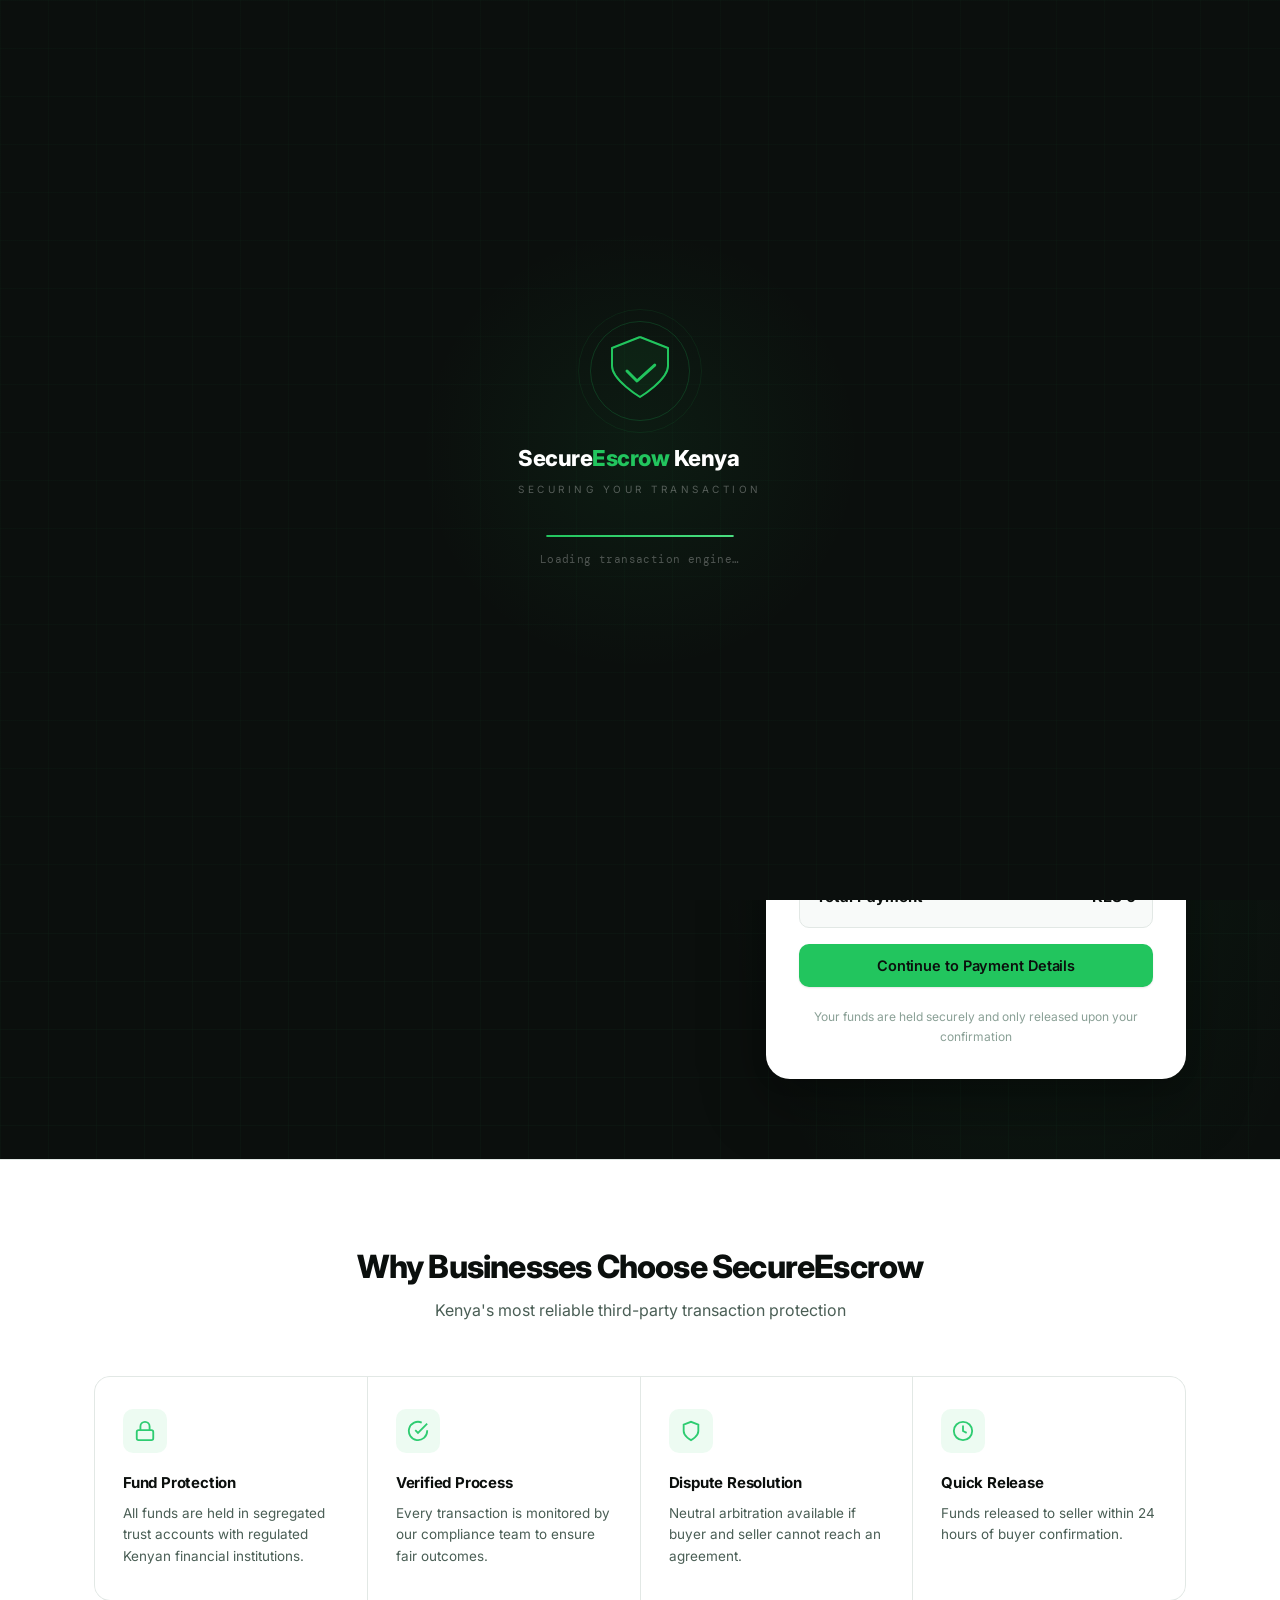
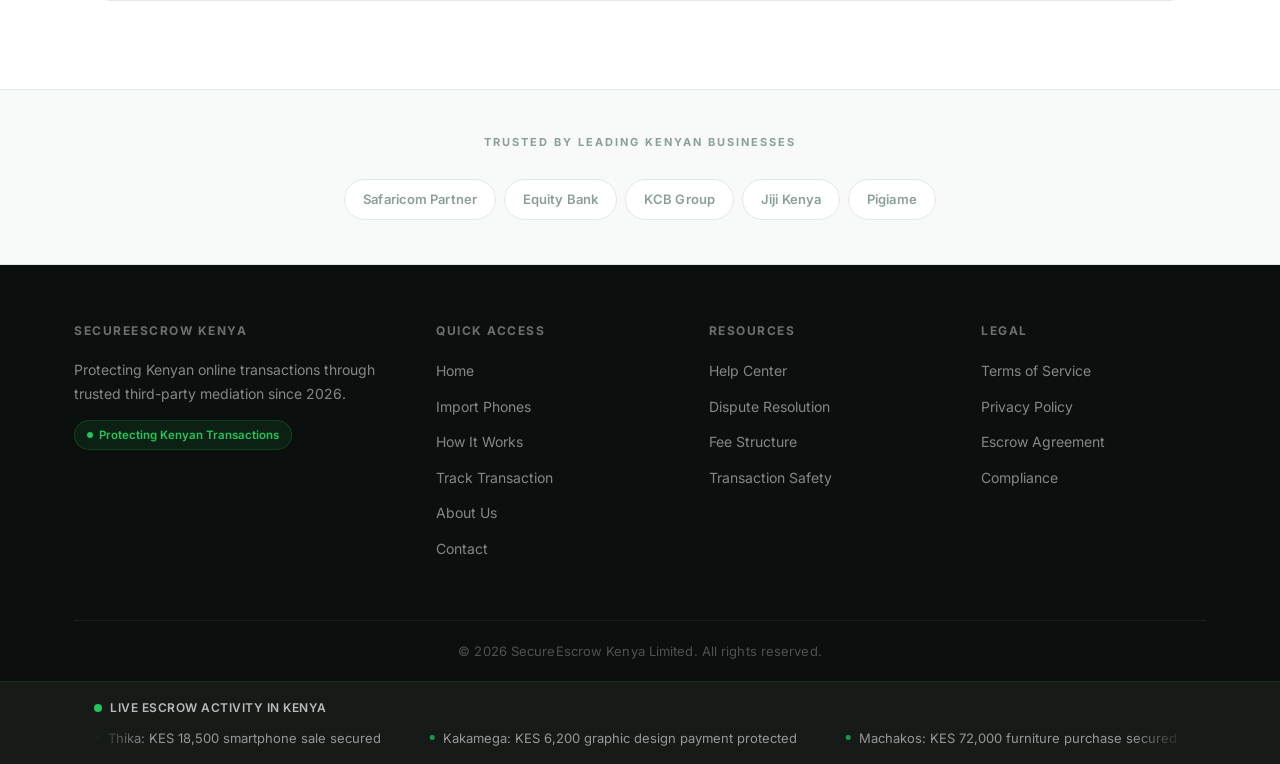
<file: index.html>
<!DOCTYPE html>
<html lang="en">

<head>
    <meta charset="UTF-8">
    <meta name="viewport" content="width=device-width, initial-scale=1.0">

    <meta name="google-site-verification" content="jfgaixePbDzu36ORAtoeB33bjRrk6IZDAHHyZpGcPDo" />

    <!-- SEO Meta Tags -->
    <title>SecureEscrow Kenya | Protected Online Transactions – Escrow Service</title>
    <meta name="description"
        content="SecureEscrow Kenya protects your online buying and selling. Funds are held safely in escrow until delivery is confirmed. M‑PESA integrated. Fast, automated payouts.">
    <meta name="keywords"
        content="escrow Kenya, M-PESA escrow, secure online transactions, buyer seller protection, Nairobi escrow service, mobile money escrow">
    <meta name="robots" content="index, follow">
    <link rel="canonical" href="https://securescrowkenya.com/">

    <!-- Open Graph / Social -->
    <meta property="og:title" content="SecureEscrow Kenya – Protected Online Transactions">
    <meta property="og:description"
        content="Funds held safely in escrow until you confirm delivery. M‑PESA integrated, fast automated payouts. Kenya’s trusted transaction protection.">
    <meta property="og:type" content="website">
    <meta property="og:url" content="https://securescrowkenya.com/">
    <meta property="og:image" content="https://securescrowkenya.com/images/og-image.jpg">
    <meta property="og:image:width" content="1200">
    <meta property="og:image:height" content="630">
    <meta property="og:locale" content="en_KE">

    <!-- Twitter Card -->
    <meta name="twitter:card" content="summary_large_image">
    <meta name="twitter:title" content="SecureEscrow Kenya – Protected Online Transactions">
    <meta name="twitter:description"
        content="Funds held safely in escrow until delivery. M‑PESA integrated. Fast automated payouts.">
    <meta name="twitter:image" content="https://securescrowkenya.com/images/og-image.jpg">

    <!-- Favicon -->
    <link rel="icon" href="favicon.ico" sizes="any">
    <link rel="icon" href="favicon-files/favicon-32x32.png" type="image/png" sizes="32x32">
    <link rel="icon" href="favicon-files/favicon-16x16.png" type="image/png" sizes="16x16">
    <link rel="apple-touch-icon" href="favicon-files/apple-touch-icon.png">
    <link rel="manifest" href="site.webmanifest">

    <!-- Structured Data (JSON‑LD) -->
    <script type="application/ld+json">
        {
            "@context": "https://schema.org",
            "@type": "Organization",
            "name": "SecureEscrow Kenya",
            "url": "https://securescrowkenya.com",
            "logo": "https://securescrowkenya.com/images/og-image.jpg",
            "description": "Kenya's trusted escrow service. Funds held securely until delivery confirmation. M‑PESA integrated.",
            "address": {
                "@type": "PostalAddress",
                "streetAddress": "Westlands Business Centre, 7th Floor, Wing B",
                "addressLocality": "Nairobi",
                "addressCountry": "KE"
            },
            "contactPoint": {
                "@type": "ContactPoint",
                "telephone": "+254-700-000-000",
                "contactType": "customer support",
                "availableLanguage": ["English", "Swahili"]
            },
            "sameAs": [
                "https://facebook.com/securescrowkenya",
                "https://twitter.com/securescrowkenya"
            ]
        }
    </script>

    <link rel="stylesheet" href="style.css?v=6">



<body>

    <!-- Application Loader – wave line loader -->
        <div class="page-loader" id="pageLoader">
        <div class="loader-particle"></div>
        <div class="loader-particle"></div>
        <div class="loader-particle"></div>
        <div class="loader-content">
            <div class="loader-shield">
                <svg viewBox="0 0 80 80" fill="none" xmlns="http://www.w3.org/2000/svg">
                    <path class="shield-bg-fill" d="M40 6L12 17v18c0 14 28 31 28 31s28-17 28-31V17L40 6z" fill="rgba(34,197,94,0.07)"/>
                    <path class="shield-outline" d="M40 6L12 17v18c0 14 28 31 28 31s28-17 28-31V17L40 6z" fill="none" stroke="rgba(34,197,94,0.35)" stroke-width="1.5" stroke-linejoin="round"/>
                    <path class="shield-inner" d="M40 6L12 17v18c0 14 28 31 28 31s28-17 28-31V17L40 6z" fill="none" stroke="#22c55e" stroke-width="2" stroke-linejoin="round"/>
                    <path class="shield-check" d="M27 40l10 10 20-18" fill="none" stroke="#22c55e" stroke-width="3" stroke-linecap="round" stroke-linejoin="round"/>
                </svg>
            </div>
            <div class="loader-text">
                <span class="loader-brand">Secure<span>Escrow</span> Kenya</span>
                <span class="loader-tagline" data-i18n="common.loader.tagline">Securing Your Transaction</span>
            </div>
            <div class="loader-progress"><div class="loader-progress-fill"></div></div>
            <span class="loader-status" id="loaderStatus" data-i18n="common.loader.initializing">Initializing secure environment…</span>
        </div>
    </div>



    <div class="app-wrapper">

        <header class="site-header">
            <div class="header-container">
                <div class="header-brand">
                    <a href="index.html" class="brand-link">
                        <span class="brand-text">Secure<span class="brand-accent">Escrow</span> Kenya</span>
                    </a>
                </div>

                <div class="mobile-menu-toggle" id="menuToggle">
                    <span class="toggle-bar"></span>
                    <span class="toggle-bar"></span>
                    <span class="toggle-bar"></span>
                </div>

                <div class="sidebar-overlay" id="sidebarOverlay"></div>

                <nav class="mobile-sidebar" id="mobileSidebar">
                    <ul class="sidebar-nav">
                        <li class="nav-item"><a href="index.html" class="nav-link" data-i18n="common.nav.home">Home</a></li>

<li class="nav-item"><a href="import.html" class="nav-link" data-i18n="common.nav.import">Import Phones</a></li>
                        <li class="nav-item"><a href="how.html" class="nav-link" data-i18n="common.nav.how">How It Works</a></li>
                        <li class="nav-item"><a href="track.html" class="nav-link" data-i18n="common.nav.track">Track Transaction</a></li>
                        <li class="nav-item"><a href="about.html" class="nav-link" data-i18n="common.nav.about">About Us</a></li>
                        <li class="nav-item"><a href="contact.html" class="nav-link" data-i18n="common.nav.contact">Contact</a></li>
                        <li class="nav-item nav-item-cta"><a href="index.html#start-escrow" class="nav-button" data-i18n="common.nav.startTransaction">Start Transaction</a></li>
                    </ul>
                </nav>

                <nav class="primary-nav">
                    <ul class="nav-list">
                        <li class="nav-item"><a href="index.html" class="nav-link" data-i18n="common.nav.home">Home</a></li>

<li class="nav-item"><a href="import.html" class="nav-link" data-i18n="common.nav.import">Import Phones</a></li>
                        <li class="nav-item"><a href="how.html" class="nav-link" data-i18n="common.nav.how">How It Works</a></li>
                        <li class="nav-item"><a href="track.html" class="nav-link" data-i18n="common.nav.track">Track Transaction</a></li>
                        <li class="nav-item"><a href="about.html" class="nav-link" data-i18n="common.nav.about">About Us</a></li>
                        <li class="nav-item"><a href="contact.html" class="nav-link" data-i18n="common.nav.contact">Contact</a></li>
                        <li class="nav-item nav-item-cta"><a href="index.html#start-escrow" class="nav-button" data-i18n="common.nav.startTransaction">Start Transaction</a></li>
                    </ul>
                </nav>
            </div>
        </header>

        <!-- Main Content -->
        <main class="page-content">

            <!-- Hero Section -->
            <section class="hero-section">
                <div class="container">
                    <div class="hero-grid">
                        <div class="hero-content">
                            <h1 class="hero-title">
                                <span data-i18n="home.hero.titleLine1">Secure Your Online Transactions</span>
                                <span class="hero-highlight" data-i18n="home.hero.titleHighlight">in Kenya</span>
                            </h1>
                            <p class="hero-description" data-i18n="home.hero.description">
                                Protect your funds when buying or selling online. Money is held safely
                                in escrow until you confirm delivery and satisfaction.
                            </p>
                            <div class="hero-actions">
                                <a href="#start-escrow" class="btn btn-primary btn-large" data-i18n="home.hero.ctaPrimary">
                                    Begin Escrow Transaction
                                </a>
                                <a href="how.html" class="btn btn-outline btn-large" data-i18n="home.hero.ctaSecondary">
                                    Learn How It Works
                                </a>
                            </div>

                            <div class="hero-metrics">
                                <div class="metric-item">
                                    <span class="metric-value"><span class="counter" data-target="50">0</span>M+</span>
                                    <span class="metric-label" data-i18n="home.hero.metricSecured">Secured (KES)</span>
                                </div>
                                <div class="metric-item">
                                    <span class="metric-value"><span class="counter" data-target="15">0</span>K+</span>
                                    <span class="metric-label" data-i18n="home.hero.metricUsers">Active Users</span>
                                </div>
                                <div class="metric-item">
                                    <span class="metric-value"><span class="counter" data-target="0">0</span>%</span>
                                    <span class="metric-label" data-i18n="home.hero.metricFraud">Fraud Rate</span>
                                </div>
                            </div>
                        </div>

                        <div class="hero-form-wrapper" id="start-escrow">
                            <div class="escrow-form-card">
                                <h2 class="form-title" data-i18n="home.form.title">Initiate Escrow Agreement</h2>
                                <form class="escrow-form" id="escrowForm">
                                    <div class="form-field">
                                        <label for="transactionType" class="form-label" data-i18n="home.form.categoryLabel">Transaction Category</label>
                                        <select id="transactionType" name="transactionType" class="form-select">
                                            <option value="" data-i18n="home.form.categorySelect">Select category</option>
                                            <option value="product" data-i18n="home.form.categoryProduct">Physical Product</option>
                                            <option value="digital" data-i18n="home.form.categoryDigital">Digital Product</option>
                                            <option value="service" data-i18n="home.form.categoryService">Professional Service</option>
                                            <option value="vehicle" data-i18n="home.form.categoryVehicle">Vehicle Purchase</option>
                                        </select>
                                    </div>

                                    <div class="form-field">
                                        <label for="itemName" class="form-label" data-i18n="home.form.itemLabel">Item or Service Description</label>
                                        <input type="text" id="itemName" name="itemName" class="form-input"
                                            data-i18n-placeholder="home.form.itemPlaceholder" placeholder="e.g. Samsung Galaxy S24 Ultra">
                                    </div>

                                    <div class="form-field">
                                        <label for="itemDetails" class="form-label" data-i18n="home.form.detailsLabel">Additional Details</label>
                                        <textarea id="itemDetails" name="itemDetails" class="form-textarea"
                                            data-i18n-placeholder="home.form.detailsPlaceholder" placeholder="Include specific conditions, model numbers, or deliverables"
                                            rows="2"></textarea>
                                    </div>

                                    <div class="form-row">
                                        <div class="form-field">
                                            <label for="amount" class="form-label" data-i18n="home.form.amountLabel">Amount (KES)</label>
                                            <input type="number" id="amount" name="amount" class="form-input"
                                                data-i18n-placeholder="home.form.amountPlaceholder" placeholder="Enter amount" min="100" step="100">
                                        </div>

                                        <div class="form-field">
                                            <label for="buyerContact" class="form-label" data-i18n="home.form.buyerContactLabel">Your Contact</label>
                                            <input type="tel" id="buyerContact" name="buyerContact" class="form-input"
                                                data-i18n-placeholder="home.form.buyerContactPlaceholder" placeholder="Your M-PESA number">
                                        </div>
                                    </div>

                                    <div class="form-field">
                                        <label for="sellerContact" class="form-label" data-i18n="home.form.sellerContactLabel">Seller Contact</label>
                                        <input type="tel" id="sellerContact" name="sellerContact" class="form-input"
                                            data-i18n-placeholder="home.form.sellerContactPlaceholder" placeholder="Seller's phone number">
                                    </div>

                                    <!-- Payout Method Section -->
                                    <div class="form-field">
                                        <label for="payoutType" class="form-label" data-i18n="home.form.payoutTypeLabel">Seller Payout Method</label>
                                        <select id="payoutType" name="payoutType" class="form-select">
                                            <option value="MPESA" data-i18n="home.form.payoutMpesa">M-PESA (Phone Number)</option>
                                            <option value="TILL" data-i18n="home.form.payoutTill">Till Number</option>
                                            <option value="PAYBILL" data-i18n="home.form.payoutPaybill">Paybill Number</option>
                                        </select>
                                    </div>

                                    <div class="form-field" id="payoutNumberField" style="display: none;">
                                        <label for="payoutNumber" class="form-label" data-i18n="home.form.payoutNumberLabel">Till / Paybill Number</label>
                                        <input type="text" id="payoutNumber" name="payoutNumber" class="form-input"
                                            data-i18n-placeholder="home.form.payoutNumberPlaceholder" placeholder="Enter Till or Paybill number">
                                    </div>

                                    <div class="form-field" id="payoutAccountField" style="display: none;">
                                        <label for="payoutAccount" class="form-label" data-i18n="home.form.payoutAccountLabel">Account Number (for
                                            Paybill)</label>
                                        <input type="text" id="payoutAccount" name="payoutAccount" class="form-input"
                                            data-i18n-placeholder="home.form.payoutAccountPlaceholder" placeholder="Enter account number">
                                    </div>

                                    <div class="form-field">
                                        <label for="deliveryDeadline" class="form-label" data-i18n="home.form.deadlineLabel">Delivery Deadline</label>
                                        <input type="datetime-local" id="deliveryDeadline" name="deliveryDeadline"
                                            class="form-input">
                                    </div>

                                    <div class="fee-display">
                                        <div class="fee-row">
                                            <span data-i18n="home.form.transactionAmount">Transaction Amount</span>
                                            <span id="displayAmount">KES 0</span>
                                        </div>
                                        <div class="fee-row fee-total">
                                            <span data-i18n="home.form.totalPayment">Total Payment</span>
                                            <span id="totalAmount">KES 0</span>
                                        </div>
                                    </div>

                                    <button type="button" class="btn btn-primary btn-full" id="continuePaymentBtn" data-i18n="home.form.continueBtn">
                                        Continue to Payment Details
                                    </button>

                                    <p class="form-disclaimer" data-i18n="home.form.disclaimer">
                                        Your funds are held securely and only released upon your confirmation
                                    </p>
                                </form>
                            </div>
                        </div>
                    </div>
                </div>
            </section>

            <!-- Trust Section -->
            <section class="trust-section">
                <div class="container">
                    <div class="section-header">
                        <h2 class="section-title" data-i18n="home.trust.title">Why Businesses Choose SecureEscrow</h2>
                        <p class="section-subtitle" data-i18n="home.trust.subtitle">Kenya's most reliable third-party transaction protection</p>
                    </div>

                    <div class="trust-grid">
                        <div class="trust-card">
                            <div class="trust-icon">
                                <svg width="40" height="40" viewBox="0 0 24 24" fill="none" stroke="#2ecc71"
                                    stroke-width="2">
                                    <rect x="3" y="11" width="18" height="11" rx="2" ry="2"></rect>
                                    <path d="M7 11V7a5 5 0 0 1 10 0v4"></path>
                                </svg>
                            </div>
                            <h3 class="trust-title" data-i18n="home.trust.card1Title">Fund Protection</h3>
                            <p class="trust-description" data-i18n="home.trust.card1Desc">
                                All funds are held in segregated trust accounts with regulated Kenyan financial
                                institutions.
                            </p>
                        </div>

                        <div class="trust-card">
                            <div class="trust-icon">
                                <svg width="40" height="40" viewBox="0 0 24 24" fill="none" stroke="#2ecc71"
                                    stroke-width="2">
                                    <path d="M22 11.08V12a10 10 0 1 1-5.93-9.14"></path>
                                    <polyline points="22 4 12 14.01 9 11.01"></polyline>
                                </svg>
                            </div>
                            <h3 class="trust-title" data-i18n="home.trust.card2Title">Verified Process</h3>
                            <p class="trust-description" data-i18n="home.trust.card2Desc">
                                Every transaction is monitored by our compliance team to ensure fair outcomes.
                            </p>
                        </div>

                        <div class="trust-card">
                            <div class="trust-icon">
                                <svg width="40" height="40" viewBox="0 0 24 24" fill="none" stroke="#2ecc71"
                                    stroke-width="2">
                                    <path d="M12 22s8-4 8-10V5l-8-3-8 3v7c0 6 8 10 8 10z"></path>
                                </svg>
                            </div>
                            <h3 class="trust-title" data-i18n="home.trust.card3Title">Dispute Resolution</h3>
                            <p class="trust-description" data-i18n="home.trust.card3Desc">
                                Neutral arbitration available if buyer and seller cannot reach an agreement.
                            </p>
                        </div>

                        <div class="trust-card">
                            <div class="trust-icon">
                                <svg width="40" height="40" viewBox="0 0 24 24" fill="none" stroke="#2ecc71"
                                    stroke-width="2">
                                    <circle cx="12" cy="12" r="10"></circle>
                                    <polyline points="12 6 12 12 16 14"></polyline>
                                </svg>
                            </div>
                            <h3 class="trust-title" data-i18n="home.trust.card4Title">Quick Release</h3>
                            <p class="trust-description" data-i18n="home.trust.card4Desc">
                                Funds released to seller within 24 hours of buyer confirmation.
                            </p>
                        </div>
                    </div>
                </div>
            </section>

            <!-- Partners Section -->
            <section class="trusted-by">
                <div class="container">
                    <p class="trusted-label" data-i18n="home.partners.label">Trusted by Leading Kenyan Businesses</p>
                    <div class="logo-grid">
                        <div class="partner-logo">Safaricom Partner</div>
                        <div class="partner-logo">Equity Bank</div>
                        <div class="partner-logo">KCB Group</div>
                        <div class="partner-logo">Jiji Kenya</div>
                        <div class="partner-logo">Pigiame</div>
                    </div>
                </div>
            </section>

        </main>

        <!-- Footer -->
        <footer class="site-footer">
            <div class="footer-container">
                <div class="footer-grid">
                    <div class="footer-column">
                        <h4 class="footer-heading" data-i18n="common.footer.brandHeading">SecureEscrow Kenya</h4>
                        <p class="footer-text" data-i18n="common.footer.tagline">Protecting Kenyan online transactions through trusted third-party mediation since 2026.</p>
                        <p class="footer-badge" data-i18n="common.footer.badge">Licensed and Regulated</p>
                    </div>

                    <div class="footer-column">
                        <h4 class="footer-heading" data-i18n="common.footer.quickAccess">Quick Access</h4>
                        <ul class="footer-links">
                            <li><a href="index.html" data-i18n="common.nav.home">Home</a></li>
<li><a href="import.html" data-i18n="common.nav.import">Import Phones</a></li>
                            <li><a href="how.html" data-i18n="common.nav.how">How It Works</a></li>
                            <li><a href="track.html" data-i18n="common.nav.track">Track Transaction</a></li>
                            <li><a href="about.html" data-i18n="common.nav.about">About Us</a></li>
                            <li><a href="contact.html" data-i18n="common.nav.contact">Contact</a></li>
                        </ul>
                    </div>

                    <div class="footer-column">
                        <h4 class="footer-heading" data-i18n="common.footer.resources">Resources</h4>
                        <ul class="footer-links">
                            <li><a href="#" data-i18n="common.footer.helpCenter">Help Center</a></li>
                            <li><a href="#" data-i18n="common.footer.dispute">Dispute Resolution</a></li>
                            <li><a href="#" data-i18n="common.footer.feeStructure">Fee Structure</a></li>
                            <li><a href="#" data-i18n="common.footer.transactionSafety">Transaction Safety</a></li>
                        </ul>
                    </div>

                    <div class="footer-column">
                        <h4 class="footer-heading" data-i18n="common.footer.legal">Legal</h4>
                        <ul class="footer-links">
                            <li><a href="terms-of-service.html" data-i18n="common.footer.tos">Terms of Service</a></li>
                            <li><a href="privacy-policy.html" data-i18n="common.footer.privacy">Privacy Policy</a></li>
                            <li><a href="escrow-agreement.html" data-i18n="common.footer.escrowAgreement">Escrow Agreement</a></li>
                            <li><a href="compliance.html" data-i18n="common.footer.compliance">Compliance</a></li>
                        </ul>
                    </div>
                </div>

                <div class="footer-bottom">
                    <p data-i18n="common.footer.copyright">&copy; 2026 SecureEscrow Kenya Limited. All rights reserved.</p>
                </div>
            </div>

            <!-- Live Activity Ticker -->
            <div class="live-activity">
                <div class="container">
                    <div class="activity-header">
                        <span class="pulse-dot"></span>
                        <span data-i18n="common.ticker.title">Live Escrow Activity in Kenya</span>
                    </div>
                    <div class="ticker-wrapper">
                        <div class="ticker-content" id="activityTicker">


                            <span class="ticker-item">Thika: KES 18,500 smartphone sale secured</span>
                                            <span class="ticker-item">Kakamega: KES 6,200 graphic design payment protected</span>
                                            <span class="ticker-item">Machakos: KES 72,000 furniture purchase secured</span>
                                            <span class="ticker-item">Nyeri: KES 14,800 camera transaction completed safely</span>
                                            <span class="ticker-item">Kitale: KES 9,500 online electronics payment protected</span>
                                            <span class="ticker-item">Meru: KES 38,000 motorcycle deposit secured</span>
                                            <span class="ticker-item">Naivasha: KES 25,000 construction materials payment secured</span>
                                            <span class="ticker-item">Kericho: KES 15,700 laptop sale completed safely</span>
                                            <span class="ticker-item">Malindi: KES 62,000 holiday apartment booking protected</span>
                                            <span class="ticker-item">Garissa: KES 11,300 wholesale goods payment secured</span>
                                            <span class="ticker-item">Embu: KES 27,500 gaming console purchase protected</span>
                                            <span class="ticker-item">Bungoma: KES 48,000 land deposit held in escrow</span>
                                            <span class="ticker-item">Nanyuki: KES 19,900 photography services payment secured</span>
                                            <span class="ticker-item">Kisii: KES 7,800 website development payment protected</span>
                                            <span class="ticker-item">Voi: KES 21,500 office equipment transaction secured</span>
                                            <span class="ticker-item">Isiolo: KES 54,000 vehicle spare parts payment protected</span>
                                            <span class="ticker-item">Kilifi: KES 16,000 Airbnb booking payment secured</span>
                                            <span class="ticker-item">Narok: KES 97,500 farm equipment purchase protected</span>
                                            <span class="ticker-item">Migori: KES 13,400 phone accessories wholesale payment secured</span>
                                            <span class="ticker-item">Busia: KES 31,000 generator purchase completed safely</span>
                                            <span class="ticker-item">Makueni: KES 22,800 agricultural supplies payment secured</span>
                                            <span class="ticker-item">Nyahururu: KES 43,500 electronics shipment protected</span>
                                            <span class="ticker-item">Lamu: KES 120,000 boat engine purchase secured</span>
                                            <span class="ticker-item">Kiambu: KES 65,000 MacBook transaction protected</span>
                                            <span class="ticker-item">Ruiru: KES 17,500 iPad purchase secured</span>
                                            <span class="ticker-item">Kitengela: KES 56,000 furniture order protected</span>
                                            <span class="ticker-item">Karen: KES 240,000 SUV deposit held in escrow</span>
                                            <span class="ticker-item">Westlands: KES 89,000 office workstation purchase secured</span>
                                            <span class="ticker-item">Syokimau: KES 29,500 home appliance payment protected</span>
                                            <span class="ticker-item">Rongai: KES 10,800 freelance software development payment secured</span>
                           
                        </div>
                    </div>
                </div>
            </div>

        </footer>
    </div>

    <script src="translations.js?v=1"></script>

    <script src="i18n.js?v=1"></script>

    <script src="script.js"></script>

</body>

</html>
</file>
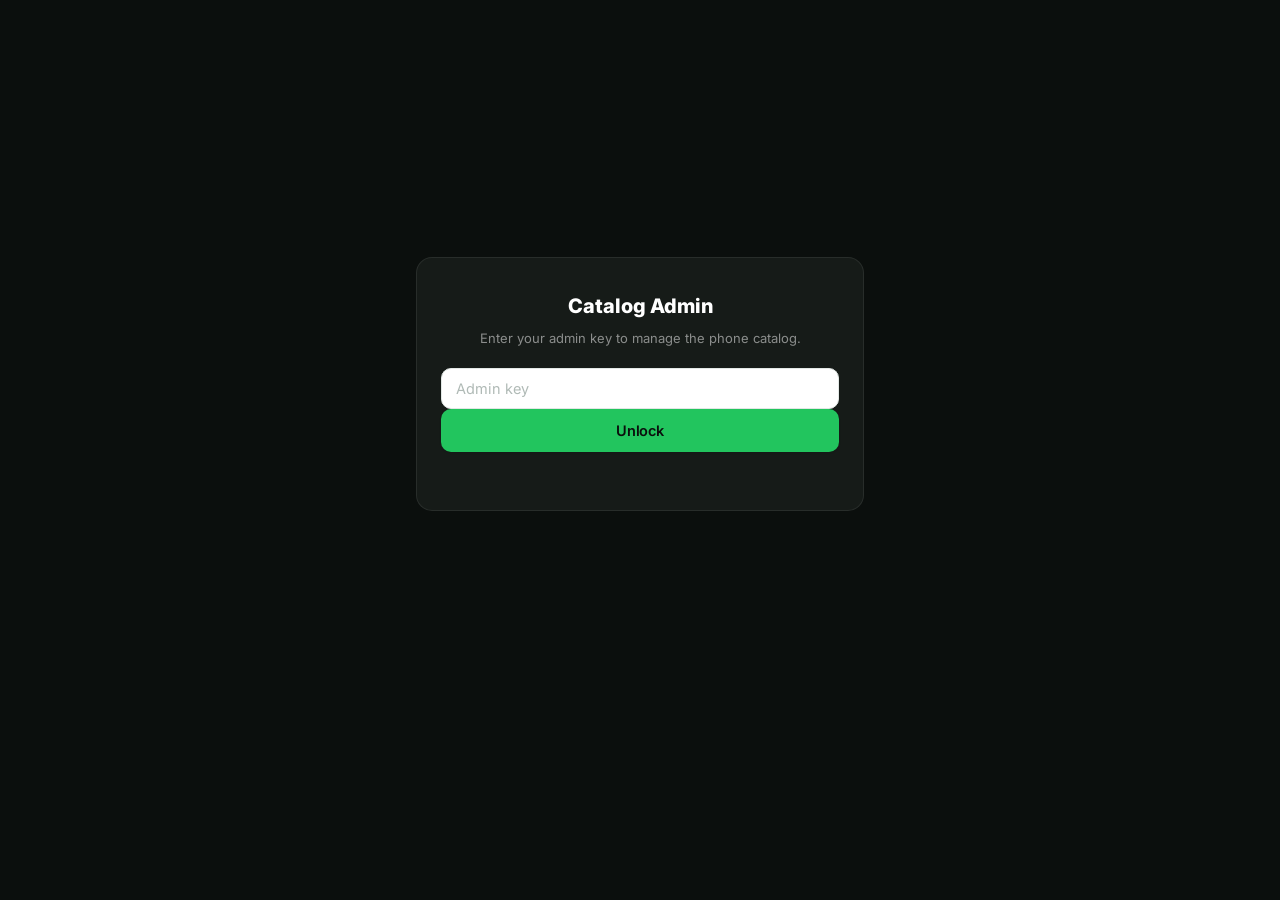
<file: admin.html>
<!DOCTYPE html>
<html lang="en">

<head>
    <meta charset="UTF-8">
    <meta name="viewport" content="width=device-width, initial-scale=1.0">
    <title>Catalog Admin | SecureEscrow Kenya</title>
    <meta name="robots" content="noindex, nofollow">
    <link rel="stylesheet" href="style.css?v=5">
    <link rel="icon" href="favicon.ico" sizes="any">
    <link rel="icon" href="favicon-files/favicon-32x32.png" type="image/png" sizes="32x32">
    <link rel="icon" href="favicon-files/favicon-16x16.png" type="image/png" sizes="16x16">
    <link rel="apple-touch-icon" href="favicon-files/apple-touch-icon.png">
    <link rel="manifest" href="site.webmanifest">
</head>

<body style="background: var(--ink);">

    <div class="admin-wrapper">

        <!-- Gate: asks for the admin key once, then remembers it on this device -->
        <div class="admin-gate" id="adminGate">
            <div class="admin-gate-box">
                <h1 class="admin-gate-title">Catalog Admin</h1>
                <p class="admin-gate-subtitle">Enter your admin key to manage the phone catalog.</p>
                <div class="form-field">
                    <input type="password" id="adminKeyInput" class="form-input" placeholder="Admin key" autocomplete="off">
                </div>
                <button type="button" class="btn btn-primary btn-full" id="adminUnlockBtn">Unlock</button>
                <p class="admin-gate-error" id="adminGateError"></p>
            </div>
        </div>

        <!-- Dashboard: hidden until unlocked -->
        <div class="admin-dashboard" id="adminDashboard" style="display: none;">
            <div class="admin-header">
                <h1 class="admin-header-title">Phone Catalog</h1>
                <button type="button" class="admin-logout-btn" id="adminLogoutBtn">Log out</button>
            </div>

            <button type="button" class="btn btn-primary btn-full" id="adminAddBtn">+ Add New Phone</button>

            <div class="admin-product-list" id="adminProductList">
                <div class="import-loading" id="adminLoadingMsg">Loading catalog…</div>
            </div>
        </div>

        <!-- Add / Edit form -->
        <div class="admin-form-overlay" id="adminFormOverlay">
            <div class="admin-form-panel">
                <button type="button" class="order-modal-close" id="adminFormClose" aria-label="Close">&times;</button>
                <h2 class="form-title" id="adminFormTitle">Add New Phone</h2>

                <form id="adminProductForm">
                    <input type="hidden" id="adminProductId">

                    <div class="form-field">
                        <label class="form-label">Photo</label>
                        <div class="admin-photo-picker">
                            <img id="adminPhotoPreview" class="admin-photo-preview" style="display:none;" alt="Preview">
                            <label for="adminPhotoInput" class="admin-photo-label">
                                <span id="adminPhotoLabelText">Tap to take or choose a photo</span>
                            </label>
                            <input type="file" id="adminPhotoInput" accept="image/*" capture="environment" style="display:none;">
                        </div>
                    </div>

                    <div class="form-field">
                        <label for="adminName" class="form-label">Phone Name</label>
                        <input type="text" id="adminName" class="form-input" placeholder="e.g. iPhone 13 - 128GB" required>
                    </div>

                    <div class="form-row">
                        <div class="form-field">
                            <label for="adminCondition" class="form-label">Condition</label>
                            <input type="text" id="adminCondition" class="form-input" placeholder="Grade A (Excellent)">
                        </div>
                        <div class="form-field">
                            <label for="adminPrice" class="form-label">Total Price (KES)</label>
                            <input type="number" id="adminPrice" class="form-input" placeholder="e.g. 58000" required min="1">
                        </div>
                    </div>

                    <div class="form-field">
                        <label for="adminSpecs" class="form-label">Specs (comma separated)</label>
                        <input type="text" id="adminSpecs" class="form-input"
                            placeholder="128GB storage, Factory unlocked, Battery health 88%+">
                    </div>

                    <div class="form-row">
                        <div class="form-field">
                            <label for="adminEta" class="form-label">Delivery ETA</label>
                            <input type="text" id="adminEta" class="form-input" placeholder="10-14 days">
                        </div>
                        <div class="form-field">
                            <label for="adminBadge" class="form-label">Badge (optional)</label>
                            <input type="text" id="adminBadge" class="form-input" placeholder="Popular">
                        </div>
                    </div>

                    <div class="form-field admin-active-row">
                        <label class="form-label" for="adminActive">Visible to buyers</label>
                        <input type="checkbox" id="adminActive" checked>
                    </div>

                    <button type="submit" class="btn btn-primary btn-full" id="adminSaveBtn">Save Phone</button>
                    <p class="admin-form-status" id="adminFormStatus"></p>
                </form>
            </div>
        </div>

    </div>

    <script src="admin.js"></script>
</body>

</html>
</file>
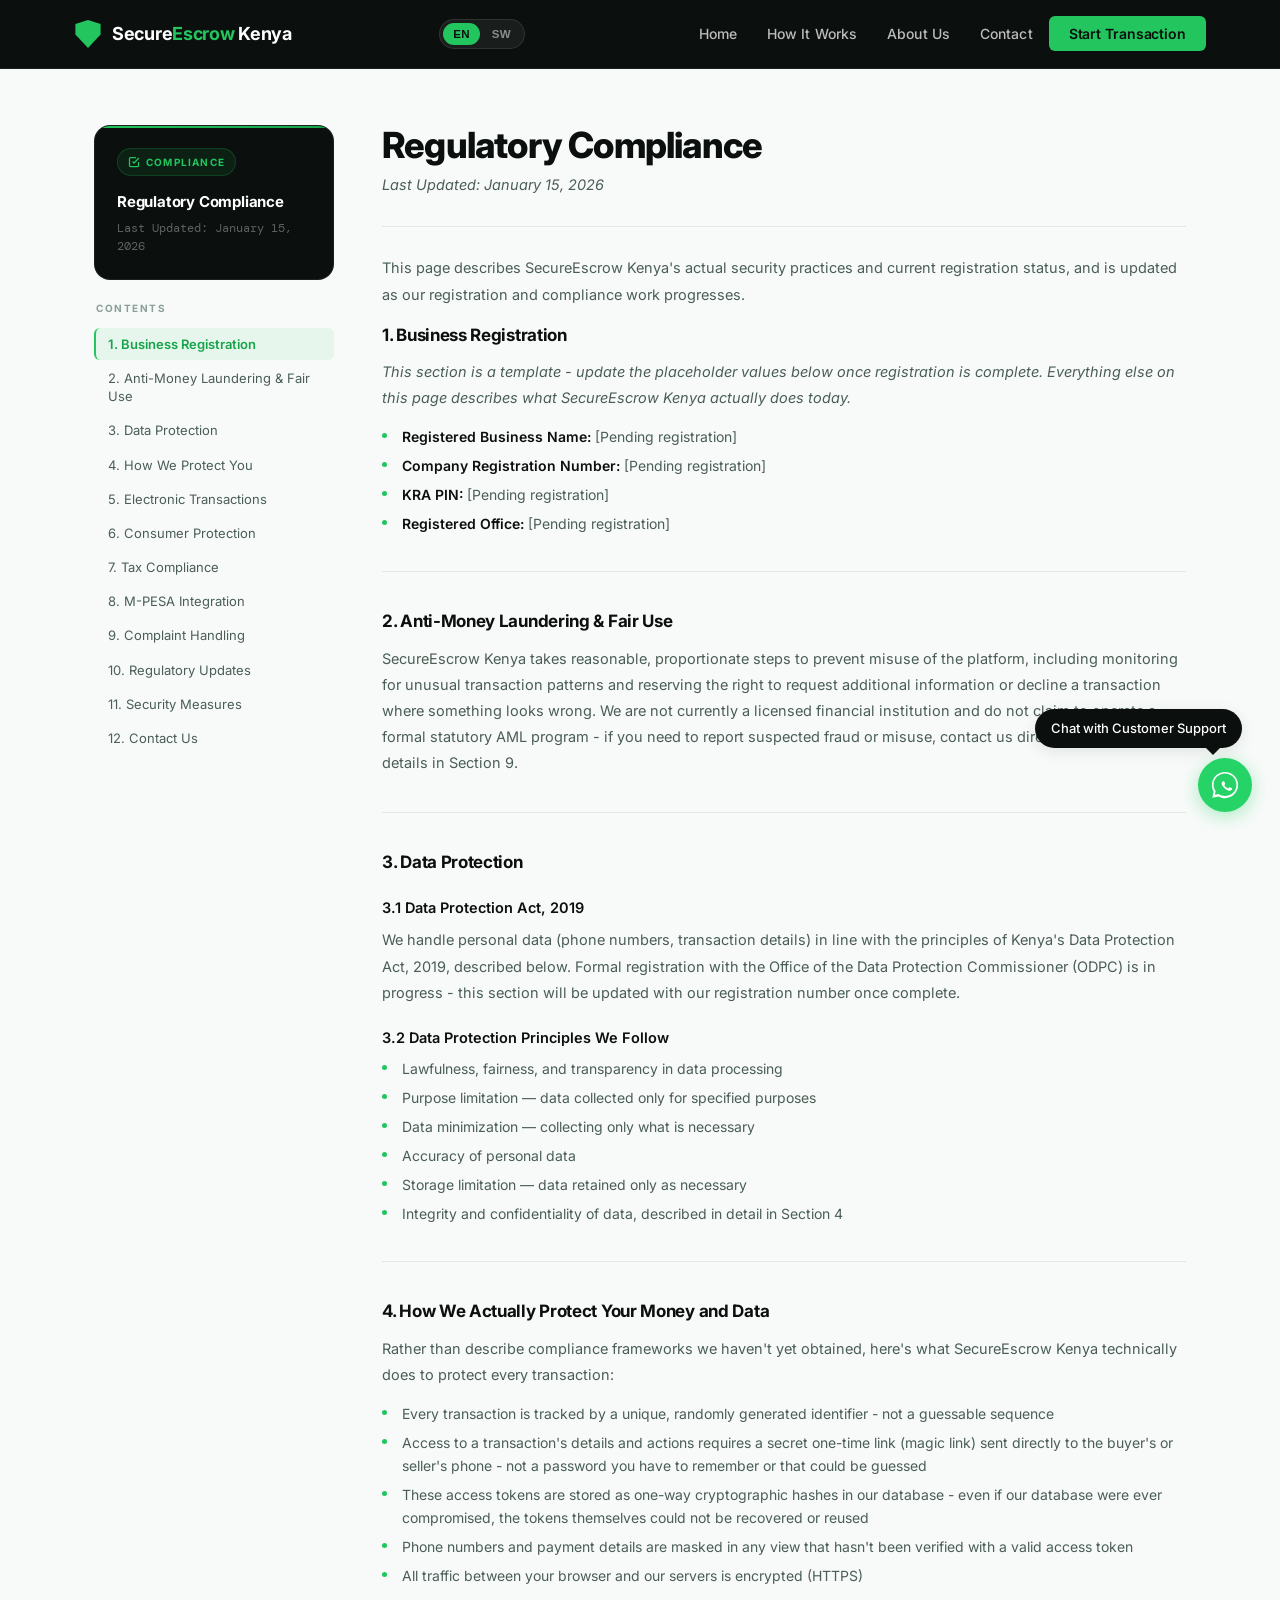
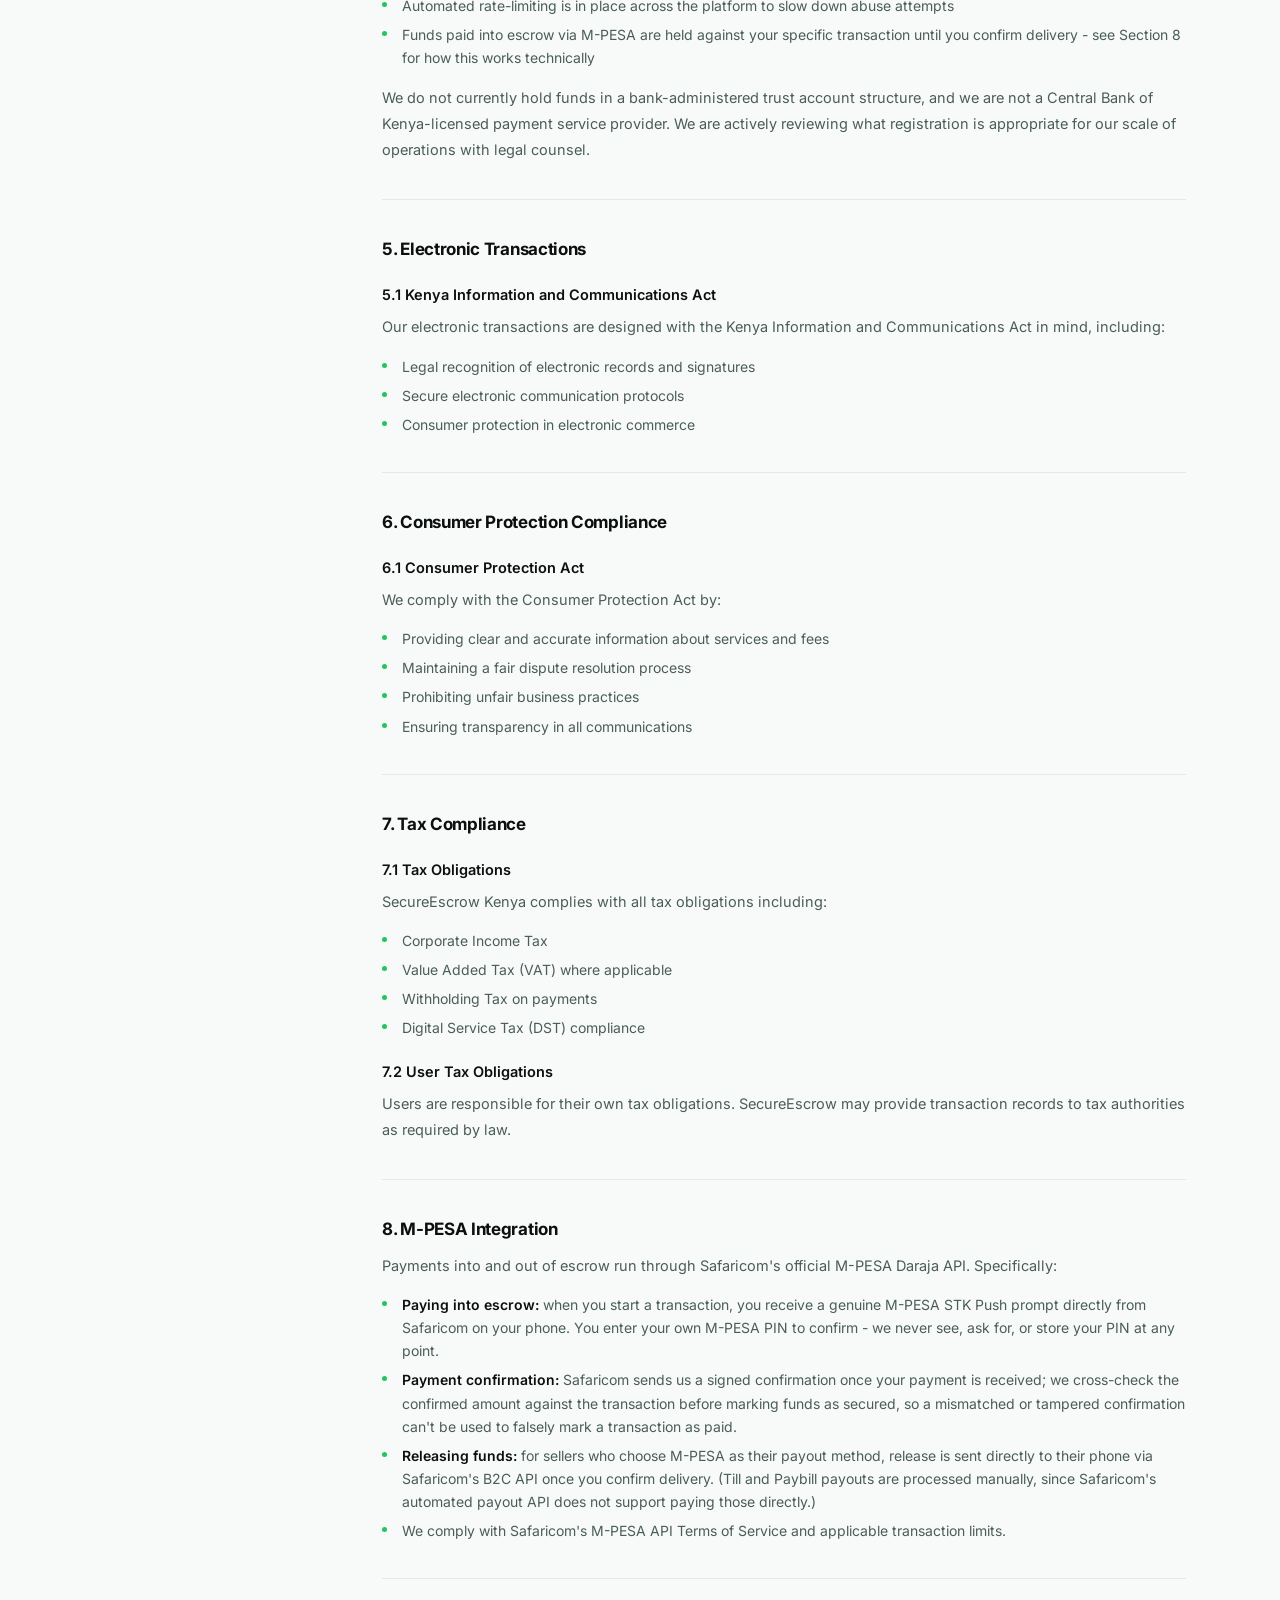
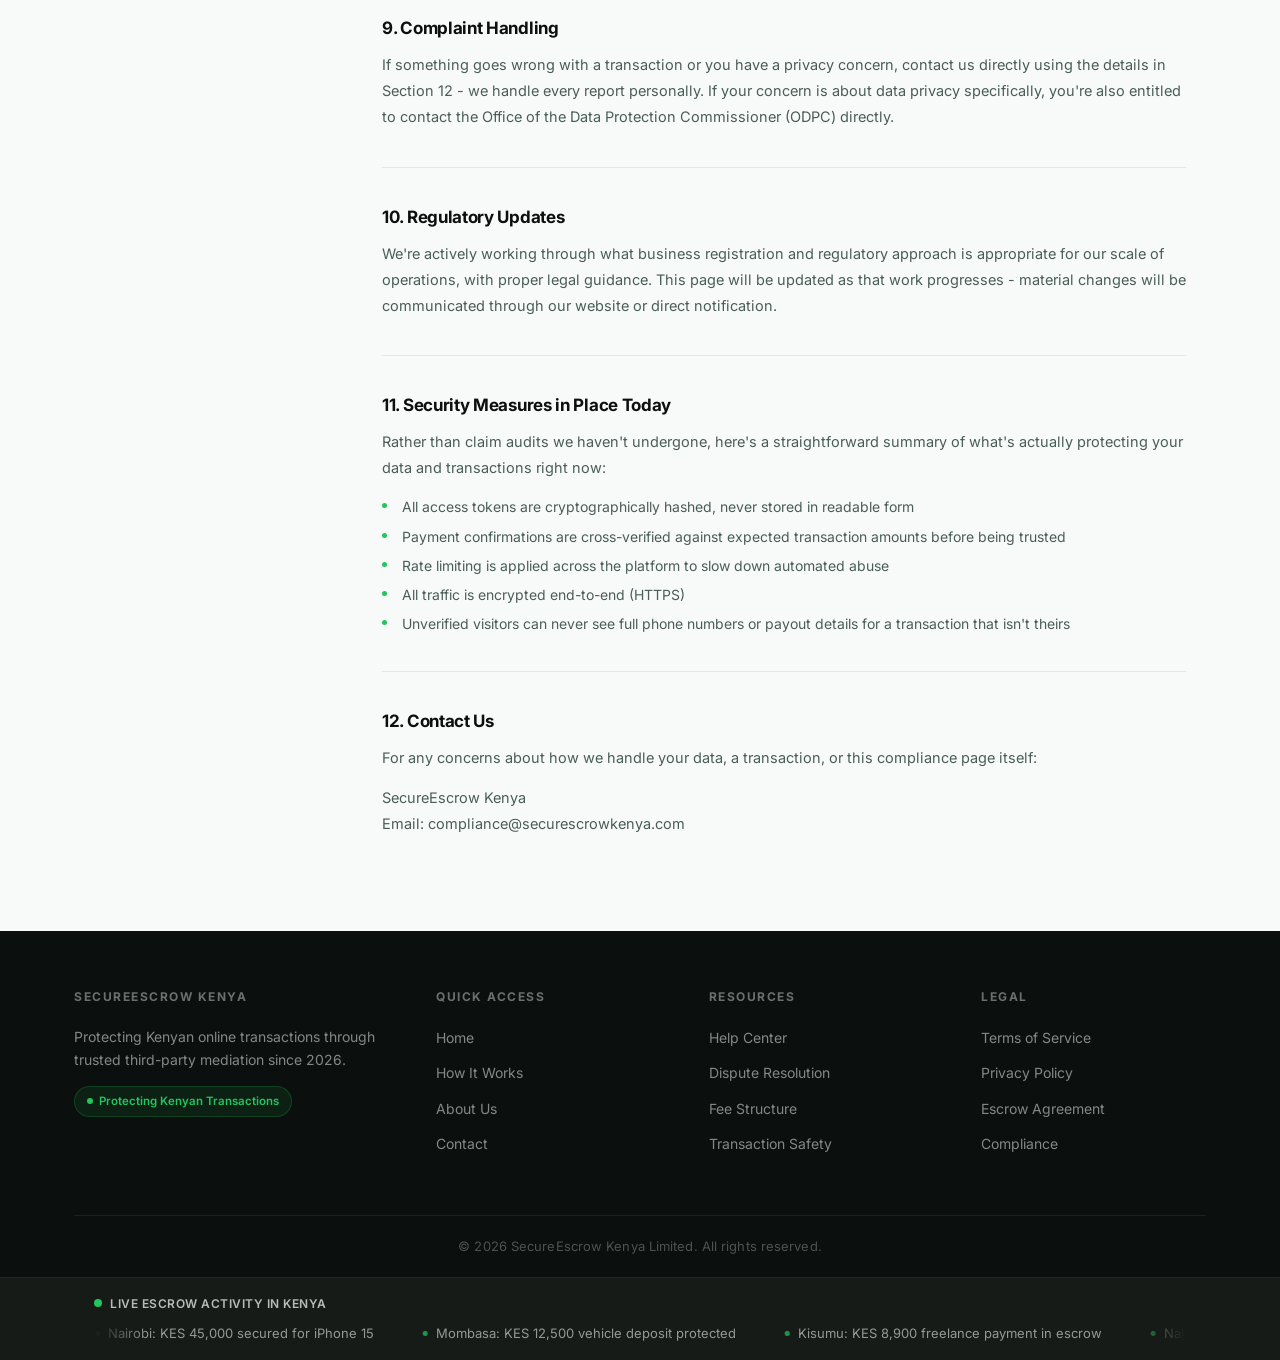
<file: compliance.html>
<!DOCTYPE html>
<html lang="en">

<head>
    <meta charset="UTF-8">
    <meta name="viewport" content="width=device-width, initial-scale=1.0">
    <title>Regulatory Compliance | SecureEscrow Kenya</title>
    <meta name="description" content="SecureEscrow Kenya regulatory compliance information covering AML, KYC, data protection, CBK guidelines, M-PESA integration, and consumer protection.">
    <meta name="robots" content="index, follow">
    <link rel="canonical" href="https://securescrowkenya.com/compliance.html">
    <link rel="stylesheet" href="style.css?v=5">
    <link rel="icon" href="favicon.ico" sizes="any">
    <link rel="icon" href="favicon-files/favicon-32x32.png" type="image/png" sizes="32x32">
    <link rel="icon" href="favicon-files/favicon-16x16.png" type="image/png" sizes="16x16">
    <link rel="apple-touch-icon" href="favicon-files/apple-touch-icon.png">
    <link rel="manifest" href="site.webmanifest">
    <style>
        /* Legal page layout */
        .legal-layout {
            display: grid;
            grid-template-columns: 240px 1fr;
            gap: 48px;
            align-items: start;
            padding: 56px 0 80px;
        }
        .legal-sidebar {
            position: sticky;
            top: 88px;
        }
        .legal-doc-meta {
            background: var(--ink);
            border-radius: var(--radius-lg);
            padding: 22px;
            margin-bottom: 20px;
            border: 1px solid var(--border-dark);
            position: relative;
            overflow: hidden;
        }
        .legal-doc-meta::before {
            content: '';
            position: absolute;
            top: 0; left: 0; right: 0;
            height: 2px;
            background: linear-gradient(90deg, var(--green), var(--green-dark));
        }
        .doc-badge {
            display: inline-flex;
            align-items: center;
            gap: 6px;
            font-size: 10px;
            font-weight: 700;
            letter-spacing: 1.2px;
            text-transform: uppercase;
            color: var(--green);
            background: rgba(34,197,94,0.1);
            border: 1px solid rgba(34,197,94,0.2);
            padding: 5px 10px;
            border-radius: var(--radius-pill);
            margin-bottom: 14px;
        }
        .doc-badge svg { flex-shrink: 0; }
        .doc-title-small {
            font-size: 15px;
            font-weight: 700;
            color: #fff;
            margin-bottom: 6px;
            letter-spacing: -0.2px;
        }
        .doc-updated {
            font-size: 11.5px;
            color: rgba(255,255,255,0.35);
            font-family: var(--font-mono);
        }
        .toc-heading {
            font-size: 10px;
            font-weight: 700;
            letter-spacing: 1.5px;
            text-transform: uppercase;
            color: var(--text-muted);
            margin-bottom: 12px;
            padding-left: 2px;
        }
        .toc-list {
            list-style: none;
            display: flex;
            flex-direction: column;
            gap: 2px;
        }
        .toc-link {
            display: block;
            font-size: 13px;
            color: var(--text-secondary);
            text-decoration: none;
            padding: 7px 12px;
            border-radius: var(--radius-sm);
            border-left: 2px solid transparent;
            transition: all var(--transition);
            line-height: 1.4;
        }
        .toc-link:hover {
            color: var(--green-dark);
            background: var(--green-dim);
            border-left-color: var(--green);
        }
        .toc-link.active {
            color: var(--green-dark);
            background: var(--green-dim);
            border-left-color: var(--green);
            font-weight: 600;
        }
        .legal-body {
            min-width: 0;
        }
        .legal-body h1.page-title {
            margin-bottom: 6px;
        }
        .legal-body .last-updated {
            margin-bottom: 28px;
            padding-bottom: 28px;
            border-bottom: 1px solid var(--border);
        }
        .legal-body h2 {
            font-size: 17px;
            font-weight: 700;
            color: var(--text-primary);
            margin: 36px 0 10px;
            padding-top: 36px;
            border-top: 1px solid var(--border);
            letter-spacing: -0.3px;
            scroll-margin-top: 88px;
        }
        .legal-body h2:first-of-type {
            margin-top: 0;
            padding-top: 0;
            border-top: none;
        }
        .legal-body h3 {
            font-size: 14.5px;
            font-weight: 600;
            color: var(--text-primary);
            margin: 20px 0 8px;
        }
        .legal-body p {
            font-size: 14.5px;
            color: var(--text-secondary);
            margin-bottom: 14px;
            line-height: 1.8;
        }
        .legal-body ul {
            margin: 8px 0 16px 0;
            list-style: none;
            display: flex;
            flex-direction: column;
            gap: 6px;
        }
        .legal-body ul li {
            font-size: 14px;
            color: var(--text-secondary);
            padding-left: 20px;
            position: relative;
            line-height: 1.65;
        }
        .legal-body ul li::before {
            content: '';
            position: absolute;
            left: 0;
            top: 8px;
            width: 5px;
            height: 5px;
            background: var(--green);
            border-radius: 50%;
            flex-shrink: 0;
        }
        .legal-body ul li strong {
            color: var(--text-primary);
            font-weight: 600;
        }
        .agreement-notice {
            background: #f0fdf6;
            border: 1px solid rgba(34,197,94,0.2);
            border-left: 3px solid var(--green);
            border-radius: var(--radius-md);
            padding: 16px 18px;
            margin-bottom: 28px;
        }
        .agreement-notice p {
            margin: 0;
            font-size: 14px;
            color: #166534;
        }
        @media (max-width: 900px) {
            .legal-layout {
                grid-template-columns: 1fr;
                gap: 32px;
                padding: 40px 0 64px;
            }
            .legal-sidebar { position: static; }
        }
        @media (max-width: 575px) {
            .legal-layout { padding: 28px 0 48px; gap: 24px; }
            .legal-body h2 { font-size: 15px; }
        }
    </style>
</head>

<body>
    <div class="page-loader" id="pageLoader">
        <div class="loader-particle"></div>
        <div class="loader-particle"></div>
        <div class="loader-particle"></div>
        <div class="loader-content">
            <div class="loader-shield">
                <svg viewBox="0 0 80 80" fill="none" xmlns="http://www.w3.org/2000/svg">
                    <path class="shield-bg-fill" d="M40 6L12 17v18c0 14 28 31 28 31s28-17 28-31V17L40 6z" fill="rgba(34,197,94,0.07)"/>
                    <path class="shield-outline" d="M40 6L12 17v18c0 14 28 31 28 31s28-17 28-31V17L40 6z" fill="none" stroke="rgba(34,197,94,0.35)" stroke-width="1.5" stroke-linejoin="round"/>
                    <path class="shield-inner" d="M40 6L12 17v18c0 14 28 31 28 31s28-17 28-31V17L40 6z" fill="none" stroke="#22c55e" stroke-width="2" stroke-linejoin="round"/>
                    <path class="shield-check" d="M27 40l10 10 20-18" fill="none" stroke="#22c55e" stroke-width="3" stroke-linecap="round" stroke-linejoin="round"/>
                </svg>
            </div>
            <div class="loader-text">
                <span class="loader-brand">Secure<span>Escrow</span> Kenya</span>
                <span class="loader-tagline" data-i18n="common.loader.tagline">Securing Your Transaction</span>
            </div>
            <div class="loader-progress"><div class="loader-progress-fill"></div></div>
            <span class="loader-status" id="loaderStatus" data-i18n="common.loader.initializing">Initializing secure environment…</span>
        </div>
    </div>

    <div class="app-wrapper">
        <header class="site-header">
            <div class="header-container">
                <div class="header-brand">
                    <a href="index.html" class="brand-link">
                        <span class="brand-text">Secure<span class="brand-accent">Escrow</span> Kenya</span>
                    </a>
                </div>
                <div class="mobile-menu-toggle" id="menuToggle">
                    <span class="toggle-bar"></span>
                    <span class="toggle-bar"></span>
                    <span class="toggle-bar"></span>
                </div>
                <div class="sidebar-overlay" id="sidebarOverlay"></div>
                <nav class="mobile-sidebar" id="mobileSidebar">
                    <ul class="sidebar-nav">
                        <li class="nav-item"><a href="index.html" class="nav-link" data-i18n="common.nav.home">Home</a></li>
                        <li class="nav-item"><a href="how.html" class="nav-link" data-i18n="common.nav.how">How It Works</a></li>
                        <li class="nav-item"><a href="about.html" class="nav-link" data-i18n="common.nav.about">About Us</a></li>
                        <li class="nav-item"><a href="contact.html" class="nav-link" data-i18n="common.nav.contact">Contact</a></li>
                        <li class="nav-item nav-item-cta"><a href="index.html#start-escrow" class="nav-button" data-i18n="common.nav.startTransaction">Start Transaction</a></li>
                    </ul>
                </nav>
                <nav class="primary-nav">
                    <ul class="nav-list">
                        <li class="nav-item"><a href="index.html" class="nav-link" data-i18n="common.nav.home">Home</a></li>
                        <li class="nav-item"><a href="how.html" class="nav-link" data-i18n="common.nav.how">How It Works</a></li>
                        <li class="nav-item"><a href="about.html" class="nav-link" data-i18n="common.nav.about">About Us</a></li>
                        <li class="nav-item"><a href="contact.html" class="nav-link" data-i18n="common.nav.contact">Contact</a></li>
                        <li class="nav-item nav-item-cta"><a href="index.html#start-escrow" class="nav-button" data-i18n="common.nav.startTransaction">Start Transaction</a></li>
                    </ul>
                </nav>
            </div>
        </header>

        <main class="page-content">
            <div class="container">
                <div class="legal-layout">

                    <!-- Sidebar -->
                    <aside class="legal-sidebar">
                        <div class="legal-doc-meta">
                            <div class="doc-badge">
                                <svg width="12" height="12" viewBox="0 0 24 24" fill="none" stroke="currentColor" stroke-width="2.5">
                                    <polyline points="9 11 12 14 22 4"></polyline><path d="M21 12v7a2 2 0 0 1-2 2H5a2 2 0 0 1-2-2V5a2 2 0 0 1 2-2h11"></path>
                                </svg>
                                Compliance
                            </div>
                            <div class="doc-title-small">Regulatory Compliance</div>
                            <div class="doc-updated">Last Updated: January 15, 2026</div>
                        </div>
                        <div class="toc-heading">Contents</div>
                        <ul class="toc-list" id="tocList">
                    <li><a href="#licensing" class="toc-link">1. Business Registration</a></li>
                    <li><a href="#aml" class="toc-link">2. Anti-Money Laundering &amp; Fair Use</a></li>
                    <li><a href="#data" class="toc-link">3. Data Protection</a></li>
                    <li><a href="#financial" class="toc-link">4. How We Protect You</a></li>
                    <li><a href="#electronic" class="toc-link">5. Electronic Transactions</a></li>
                    <li><a href="#consumer" class="toc-link">6. Consumer Protection</a></li>
                    <li><a href="#tax" class="toc-link">7. Tax Compliance</a></li>
                    <li><a href="#mpesa" class="toc-link">8. M-PESA Integration</a></li>
                    <li><a href="#complaints" class="toc-link">9. Complaint Handling</a></li>
                    <li><a href="#updates" class="toc-link">10. Regulatory Updates</a></li>
                    <li><a href="#audit" class="toc-link">11. Security Measures</a></li>
                    <li><a href="#contact" class="toc-link">12. Contact Us</a></li>
                        </ul>
                    </aside>

                    <!-- Body -->
                    <div class="legal-body">
                        <h1 class="page-title" data-i18n="legal.complianceTitle">Regulatory Compliance</h1>
                        <div class="legal-notice" data-i18n="legal.pendingNotice">Tafsiri kamili ya Kiswahili ya maandishi haya ya kisheria bado inaandaliwa na inasubiri ukaguzi wa kitaalamu. Toleo la Kiingereza hapa chini ndilo linalotumika kisheria kwa sasa.</div>
                        <p class="last-updated">Last Updated: January 15, 2026</p>

                        <p>This page describes SecureEscrow Kenya's actual security practices and current registration status, and is updated as our registration and compliance work progresses.</p>

                        <h2 id="licensing">1. Business Registration</h2>
                        <p><em>This section is a template - update the placeholder values below once registration is complete. Everything else on this page describes what SecureEscrow Kenya actually does today.</em></p>
                        <ul>
                            <li><strong>Registered Business Name:</strong> [Pending registration]</li>
                            <li><strong>Company Registration Number:</strong> [Pending registration]</li>
                            <li><strong>KRA PIN:</strong> [Pending registration]</li>
                            <li><strong>Registered Office:</strong> [Pending registration]</li>
                        </ul>

                        <h2 id="aml">2. Anti-Money Laundering &amp; Fair Use</h2>
                        <p>SecureEscrow Kenya takes reasonable, proportionate steps to prevent misuse of the platform, including monitoring for unusual transaction patterns and reserving the right to request additional information or decline a transaction where something looks wrong. We are not currently a licensed financial institution and do not claim to operate a formal statutory AML program - if you need to report suspected fraud or misuse, contact us directly using the details in Section 9.</p>

                        <h2 id="data">3. Data Protection</h2>
                        <h3>3.1 Data Protection Act, 2019</h3>
                        <p>We handle personal data (phone numbers, transaction details) in line with the principles of Kenya's Data Protection Act, 2019, described below. Formal registration with the Office of the Data Protection Commissioner (ODPC) is in progress - this section will be updated with our registration number once complete.</p>
                        <h3>3.2 Data Protection Principles We Follow</h3>
                        <ul>
                            <li>Lawfulness, fairness, and transparency in data processing</li>
                            <li>Purpose limitation — data collected only for specified purposes</li>
                            <li>Data minimization — collecting only what is necessary</li>
                            <li>Accuracy of personal data</li>
                            <li>Storage limitation — data retained only as necessary</li>
                            <li>Integrity and confidentiality of data, described in detail in Section 4</li>
                        </ul>

                        <h2 id="financial">4. How We Actually Protect Your Money and Data</h2>
                        <p>Rather than describe compliance frameworks we haven't yet obtained, here's what SecureEscrow Kenya technically does to protect every transaction:</p>
                        <ul>
                            <li>Every transaction is tracked by a unique, randomly generated identifier - not a guessable sequence</li>
                            <li>Access to a transaction's details and actions requires a secret one-time link (magic link) sent directly to the buyer's or seller's phone - not a password you have to remember or that could be guessed</li>
                            <li>These access tokens are stored as one-way cryptographic hashes in our database - even if our database were ever compromised, the tokens themselves could not be recovered or reused</li>
                            <li>Phone numbers and payment details are masked in any view that hasn't been verified with a valid access token</li>
                            <li>All traffic between your browser and our servers is encrypted (HTTPS)</li>
                            <li>Automated rate-limiting is in place across the platform to slow down abuse attempts</li>
                            <li>Funds paid into escrow via M-PESA are held against your specific transaction until you confirm delivery - see Section 8 for how this works technically</li>
                        </ul>
                        <p>We do not currently hold funds in a bank-administered trust account structure, and we are not a Central Bank of Kenya-licensed payment service provider. We are actively reviewing what registration is appropriate for our scale of operations with legal counsel.</p>

                        <h2 id="electronic">5. Electronic Transactions</h2>
                        <h3>5.1 Kenya Information and Communications Act</h3>
                        <p>Our electronic transactions are designed with the Kenya Information and Communications Act in mind, including:</p>
                        <ul>
                            <li>Legal recognition of electronic records and signatures</li>
                            <li>Secure electronic communication protocols</li>
                            <li>Consumer protection in electronic commerce</li>
                        </ul>

                        <h2 id="consumer">6. Consumer Protection Compliance</h2>
                        <h3>6.1 Consumer Protection Act</h3>
                        <p>We comply with the Consumer Protection Act by:</p>
                        <ul>
                            <li>Providing clear and accurate information about services and fees</li>
                            <li>Maintaining a fair dispute resolution process</li>
                            <li>Prohibiting unfair business practices</li>
                            <li>Ensuring transparency in all communications</li>
                        </ul>

                        <h2 id="tax">7. Tax Compliance</h2>
                        <h3>7.1 Tax Obligations</h3>
                        <p>SecureEscrow Kenya complies with all tax obligations including:</p>
                        <ul>
                            <li>Corporate Income Tax</li>
                            <li>Value Added Tax (VAT) where applicable</li>
                            <li>Withholding Tax on payments</li>
                            <li>Digital Service Tax (DST) compliance</li>
                        </ul>
                        <h3>7.2 User Tax Obligations</h3>
                        <p>Users are responsible for their own tax obligations. SecureEscrow may provide transaction records to tax authorities as required by law.</p>

                        <h2 id="mpesa">8. M-PESA Integration</h2>
                        <p>Payments into and out of escrow run through Safaricom's official M-PESA Daraja API. Specifically:</p>
                        <ul>
                            <li><strong>Paying into escrow:</strong> when you start a transaction, you receive a genuine M-PESA STK Push prompt directly from Safaricom on your phone. You enter your own M-PESA PIN to confirm - we never see, ask for, or store your PIN at any point.</li>
                            <li><strong>Payment confirmation:</strong> Safaricom sends us a signed confirmation once your payment is received; we cross-check the confirmed amount against the transaction before marking funds as secured, so a mismatched or tampered confirmation can't be used to falsely mark a transaction as paid.</li>
                            <li><strong>Releasing funds:</strong> for sellers who choose M-PESA as their payout method, release is sent directly to their phone via Safaricom's B2C API once you confirm delivery. (Till and Paybill payouts are processed manually, since Safaricom's automated payout API does not support paying those directly.)</li>
                            <li>We comply with Safaricom's M-PESA API Terms of Service and applicable transaction limits.</li>
                        </ul>

                        <h2 id="complaints">9. Complaint Handling</h2>
                        <p>If something goes wrong with a transaction or you have a privacy concern, contact us directly using the details in Section 12 - we handle every report personally. If your concern is about data privacy specifically, you're also entitled to contact the Office of the Data Protection Commissioner (ODPC) directly.</p>

                        <h2 id="updates">10. Regulatory Updates</h2>
                        <p>We're actively working through what business registration and regulatory approach is appropriate for our scale of operations, with proper legal guidance. This page will be updated as that work progresses - material changes will be communicated through our website or direct notification.</p>

                        <h2 id="audit">11. Security Measures in Place Today</h2>
                        <p>Rather than claim audits we haven't undergone, here's a straightforward summary of what's actually protecting your data and transactions right now:</p>
                        <ul>
                            <li>All access tokens are cryptographically hashed, never stored in readable form</li>
                            <li>Payment confirmations are cross-verified against expected transaction amounts before being trusted</li>
                            <li>Rate limiting is applied across the platform to slow down automated abuse</li>
                            <li>All traffic is encrypted end-to-end (HTTPS)</li>
                            <li>Unverified visitors can never see full phone numbers or payout details for a transaction that isn't theirs</li>
                        </ul>

                        <h2 id="contact">12. Contact Us</h2>
                        <p>For any concerns about how we handle your data, a transaction, or this compliance page itself:</p>
                        <p>SecureEscrow Kenya<br>Email: compliance@securescrowkenya.com</p>

                    </div>

                </div>
            </div>
        </main>

        <footer class="site-footer">
            <div class="footer-container">
                <div class="footer-grid">
                    <div class="footer-column">
                        <h4 class="footer-heading" data-i18n="common.footer.brandHeading">SecureEscrow Kenya</h4>
                        <p class="footer-text" data-i18n="common.footer.tagline">Protecting Kenyan online transactions through trusted third-party mediation since 2026.</p>
                        <p class="footer-badge" data-i18n="common.footer.badge">Protecting Kenyan Transactions</p>
                    </div>
                    <div class="footer-column">
                        <h4 class="footer-heading" data-i18n="common.footer.quickAccess">Quick Access</h4>
                        <ul class="footer-links">
                            <li><a href="index.html" data-i18n="common.nav.home">Home</a></li>
                            <li><a href="how.html" data-i18n="common.nav.how">How It Works</a></li>
                            <li><a href="about.html" data-i18n="common.nav.about">About Us</a></li>
                            <li><a href="contact.html" data-i18n="common.nav.contact">Contact</a></li>
                        </ul>
                    </div>
                    <div class="footer-column">
                        <h4 class="footer-heading" data-i18n="common.footer.resources">Resources</h4>
                        <ul class="footer-links">
                            <li><a href="#" data-i18n="common.footer.helpCenter">Help Center</a></li>
                            <li><a href="#" data-i18n="common.footer.dispute">Dispute Resolution</a></li>
                            <li><a href="#" data-i18n="common.footer.feeStructure">Fee Structure</a></li>
                            <li><a href="#" data-i18n="common.footer.transactionSafety">Transaction Safety</a></li>
                        </ul>
                    </div>
                    <div class="footer-column">
                        <h4 class="footer-heading" data-i18n="common.footer.legal">Legal</h4>
                        <ul class="footer-links">
                            <li><a href="terms-of-service.html" data-i18n="common.footer.tos">Terms of Service</a></li>
                            <li><a href="privacy-policy.html" data-i18n="common.footer.privacy">Privacy Policy</a></li>
                            <li><a href="escrow-agreement.html" data-i18n="common.footer.escrowAgreement">Escrow Agreement</a></li>
                            <li><a href="compliance.html" data-i18n="common.footer.compliance">Compliance</a></li>
                        </ul>
                    </div>
                </div>
                <div class="footer-bottom">
                    <p data-i18n="common.footer.copyright">&copy; 2026 SecureEscrow Kenya Limited. All rights reserved.</p>
                </div>
            </div>
            <div class="live-activity">
                <div class="container">
                    <div class="activity-header">
                        <span class="pulse-dot"></span>
                        <span data-i18n="common.ticker.title">Live Escrow Activity in Kenya</span>
                    </div>
                    <div class="ticker-wrapper">
                        <div class="ticker-content" id="activityTicker">
                            <span class="ticker-item">Nairobi: KES 45,000 secured for iPhone 15</span>
                            <span class="ticker-item">Mombasa: KES 12,500 vehicle deposit protected</span>
                            <span class="ticker-item">Kisumu: KES 8,900 freelance payment in escrow</span>
                            <span class="ticker-item">Nakuru: KES 185,000 land purchase secured</span>
                            <span class="ticker-item">Eldoret: KES 32,000 laptop transaction protected</span>
                            <span class="ticker-item">Nairobi: KES 45,000 secured for iPhone 15</span>
                            <span class="ticker-item">Mombasa: KES 12,500 vehicle deposit protected</span>
                            <span class="ticker-item">Kisumu: KES 8,900 freelance payment in escrow</span>
                            <span class="ticker-item">Nakuru: KES 185,000 land purchase secured</span>
                            <span class="ticker-item">Eldoret: KES 32,000 laptop transaction protected</span>
                        </div>
                    </div>
                </div>
            </div>
        </footer>
    </div>

    <script src="translations.js?v=1"></script>

    <script src="i18n.js?v=1"></script>

    <script src="script.js"></script>
    <script>
    (function() {
        var links = document.querySelectorAll('.toc-link');
        var headings = Array.from(document.querySelectorAll('.legal-body h2[id]'));
        if (!links.length || !headings.length) return;
        function onScroll() {
            var scrollY = window.scrollY + 110;
            var active = headings[0];
            headings.forEach(function(h) { if (h.offsetTop <= scrollY) active = h; });
            links.forEach(function(l) {
                l.classList.toggle('active', l.getAttribute('href') === '#' + active.id);
            });
        }
        window.addEventListener('scroll', onScroll, { passive: true });
        onScroll();
    })();
    </script>
</body>
</html>
</file>
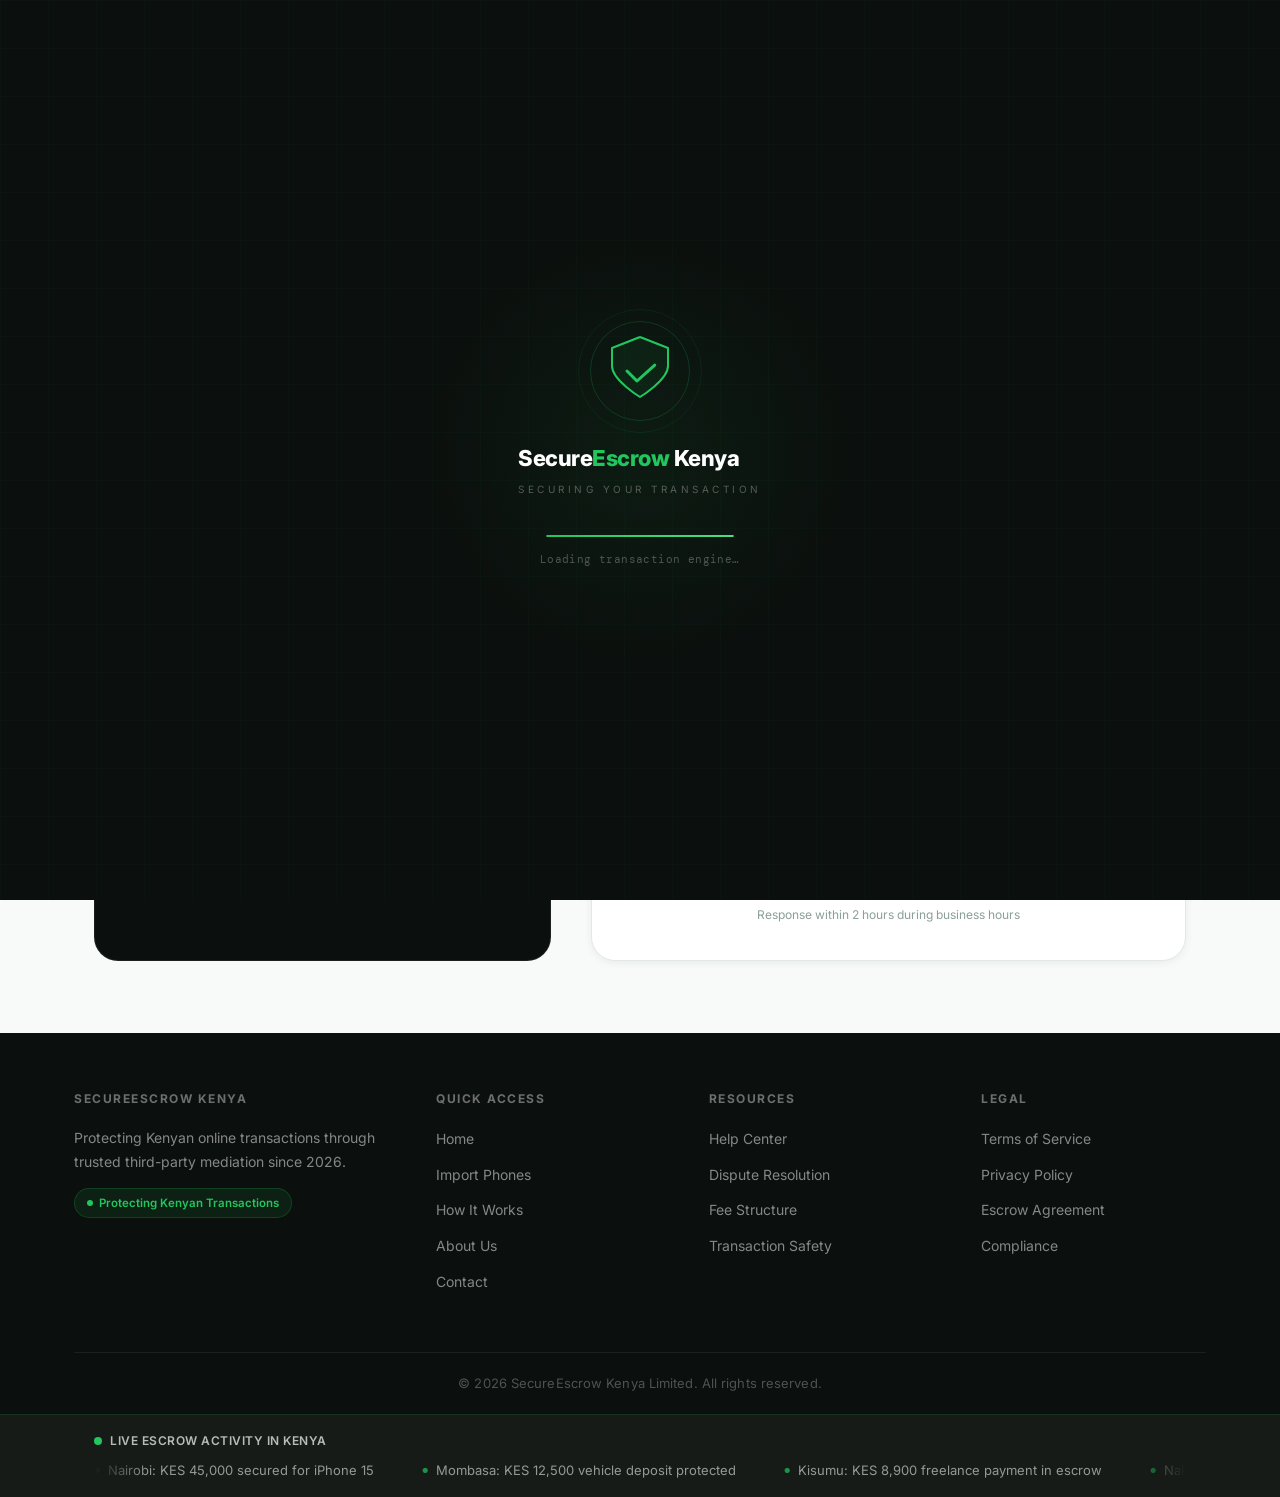
<file: contact.html>
<!DOCTYPE html>
<html lang="en">

<head>
    <meta charset="UTF-8">
    <meta name="viewport" content="width=device-width, initial-scale=1.0">

    <!-- SEO Meta Tags -->
    <title>Contact Us | SecureEscrow Kenya</title>
    <meta name="description"
        content="Get in touch with SecureEscrow Kenya. Our support team is available to help with all your escrow inquiries. Call, email, or visit our Nairobi office.">
    <meta name="keywords" content="contact escrow Kenya, SecureEscrow support, escrow help, customer service Nairobi">
    <meta name="robots" content="index, follow">
    <link rel="canonical" href="https://securescrowkenya.com/contact.html">

    <!-- Open Graph -->
    <meta property="og:title" content="Contact SecureEscrow Kenya">
    <meta property="og:description"
        content="Get in touch with our support team for all your escrow inquiries. We're here to help.">
    <meta property="og:type" content="website">
    <meta property="og:url" content="https://securescrowkenya.com/contact.html">
    <meta property="og:image" content="https://securescrowkenya.com/images/og-image.jpg">

    <!-- Twitter Card -->
    <meta name="twitter:card" content="summary_large_image">
    <meta name="twitter:title" content="Contact SecureEscrow Kenya">
    <meta name="twitter:description" content="Get in touch with our support team for all your escrow inquiries.">
    <meta name="twitter:image" content="https://securescrowkenya.com/images/og-image.jpg">

    <link rel="stylesheet" href="style.css?v=5">
    <link rel="icon" href="favicon.ico" sizes="any">
    <link rel="icon" href="favicon-files/favicon-32x32.png" type="image/png" sizes="32x32">
    <link rel="icon" href="favicon-files/favicon-16x16.png" type="image/png" sizes="16x16">
    <link rel="apple-touch-icon" href="favicon-files/apple-touch-icon.png">
    <link rel="manifest" href="site.webmanifest">
</head>

<body>
        <div class="page-loader" id="pageLoader">
        <div class="loader-particle"></div>
        <div class="loader-particle"></div>
        <div class="loader-particle"></div>
        <div class="loader-content">
            <div class="loader-shield">
                <svg viewBox="0 0 80 80" fill="none" xmlns="http://www.w3.org/2000/svg">
                    <path class="shield-bg-fill" d="M40 6L12 17v18c0 14 28 31 28 31s28-17 28-31V17L40 6z" fill="rgba(34,197,94,0.07)"/>
                    <path class="shield-outline" d="M40 6L12 17v18c0 14 28 31 28 31s28-17 28-31V17L40 6z" fill="none" stroke="rgba(34,197,94,0.35)" stroke-width="1.5" stroke-linejoin="round"/>
                    <path class="shield-inner" d="M40 6L12 17v18c0 14 28 31 28 31s28-17 28-31V17L40 6z" fill="none" stroke="#22c55e" stroke-width="2" stroke-linejoin="round"/>
                    <path class="shield-check" d="M27 40l10 10 20-18" fill="none" stroke="#22c55e" stroke-width="3" stroke-linecap="round" stroke-linejoin="round"/>
                </svg>
            </div>
            <div class="loader-text">
                <span class="loader-brand">Secure<span>Escrow</span> Kenya</span>
                <span class="loader-tagline" data-i18n="common.loader.tagline">Securing Your Transaction</span>
            </div>
            <div class="loader-progress"><div class="loader-progress-fill"></div></div>
            <span class="loader-status" id="loaderStatus" data-i18n="common.loader.initializing">Initializing secure environment…</span>
        </div>
    </div>



    <div class="app-wrapper">
        <header class="site-header">
            <div class="header-container">
                <div class="header-brand">
                    <a href="index.html" class="brand-link">
                        <span class="brand-text">Secure<span class="brand-accent">Escrow</span> Kenya</span>
                    </a>
                </div>

                <div class="mobile-menu-toggle" id="menuToggle">
                    <span class="toggle-bar"></span>
                    <span class="toggle-bar"></span>
                    <span class="toggle-bar"></span>
                </div>

                <div class="sidebar-overlay" id="sidebarOverlay"></div>

                <nav class="mobile-sidebar" id="mobileSidebar">
                    <ul class="sidebar-nav">
                        <li class="nav-item"><a href="index.html" class="nav-link" data-i18n="common.nav.home">Home</a></li>

<li class="nav-item"><a href="import.html" class="nav-link" data-i18n="common.nav.import">Import Phones</a></li>
                        <li class="nav-item"><a href="how.html" class="nav-link" data-i18n="common.nav.how">How It Works</a></li>
                        <li class="nav-item"><a href="about.html" class="nav-link" data-i18n="common.nav.about">About Us</a></li>
                        <li class="nav-item"><a href="contact.html" class="nav-link" data-i18n="common.nav.contact">Contact</a></li>
                        <li class="nav-item nav-item-cta"><a href="index.html#start-escrow" class="nav-button" data-i18n="common.nav.startTransaction">Start Transaction</a></li>
                    </ul>
                </nav>

                <!-- Desktop Navigation -->
                <nav class="primary-nav">
                    <ul class="nav-list">
                        <li class="nav-item"><a href="index.html" class="nav-link" data-i18n="common.nav.home">Home</a></li>

<li class="nav-item"><a href="import.html" class="nav-link" data-i18n="common.nav.import">Import Phones</a></li>
                        <li class="nav-item"><a href="how.html" class="nav-link" data-i18n="common.nav.how">How It Works</a></li>
                        <li class="nav-item"><a href="about.html" class="nav-link" data-i18n="common.nav.about">About Us</a></li>
                        <li class="nav-item"><a href="contact.html" class="nav-link" data-i18n="common.nav.contact">Contact</a></li>
                        <li class="nav-item nav-item-cta"><a href="index.html#start-escrow" class="nav-button" data-i18n="common.nav.startTransaction">Start Transaction</a></li>
                    </ul>
                </nav>
            </div>
        </header>

        <main class="page-content">
            <section class="page-section">
                <div class="container">
                    <div class="section-header">
                        <h1 class="page-title" data-i18n="contact.pageTitle">Contact Our Team</h1>
                        <p class="page-subtitle" data-i18n="contact.pageSubtitle">Support available for all your escrow inquiries</p>
                    </div>
                    <div class="contact-grid">
                        <div class="contact-info-panel">
                            <h3 class="contact-heading" data-i18n="contact.directHeading">Direct Communication</h3>
                            <div class="contact-method">
                                <h4 class="method-title" data-i18n="contact.hqTitle">Nairobi Headquarters</h4>
                                <p class="method-detail" data-i18n="contact.hqDetail">Westlands Business Centre<br>7th Floor, Wing B<br>Nairobi,
                                    Kenya</p>
                            </div>
                            <div class="contact-method">
                                <h4 class="method-title" data-i18n="contact.phoneTitle">Telephone Support</h4>
                                <p class="method-detail">Main: +254 700 000 000<br>Support: +254 711 111 111</p>
                            </div>
                            <div class="contact-method">
                                <h4 class="method-title" data-i18n="contact.emailTitle">Email Correspondence</h4>
                                <p class="method-detail" data-i18n="contact.emailDetail">General: info@securescrowkenya.com<br>Support:
                                    support@securescrowkenya.com</p>
                            </div>
                            <div class="contact-method">
                                <h4 class="method-title" data-i18n="contact.hoursTitle">Business Hours</h4>
                                <p class="method-detail" data-i18n="contact.hoursDetail">Monday – Friday: 8:00 AM – 8:00 PM<br>Saturday: 9:00 AM – 5:00
                                    PM<br>Sunday: Emergency Support Only</p>
                            </div>
                        </div>
                        <div class="contact-form-panel">
                            <h3 class="form-heading" data-i18n="contact.formHeading">Send a Message</h3>
                            <form action="#" method="POST" class="contact-form">
                                <div class="form-field">
                                    <label for="fullName" class="form-label" data-i18n="contact.nameLabel">Full Name</label>
                                    <input type="text" id="fullName" name="fullName" class="form-input">
                                </div>
                                <div class="form-field">
                                    <label for="emailAddress" class="form-label" data-i18n="contact.emailLabel">Email Address</label>
                                    <input type="email" id="emailAddress" name="emailAddress" class="form-input">
                                </div>
                                <div class="form-field">
                                    <label for="phoneNumber" class="form-label" data-i18n="contact.phoneLabel">Phone Number (Optional)</label>
                                    <input type="tel" id="phoneNumber" name="phoneNumber" class="form-input">
                                </div>
                                <div class="form-field">
                                    <label for="inquiryType" class="form-label" data-i18n="contact.categoryLabel">Inquiry Category</label>
                                    <select id="inquiryType" name="inquiryType" class="form-select">
                                        <option value="" data-i18n="contact.categorySelect">Select category</option>
                                        <option value="general" data-i18n="contact.categoryGeneral">General Question</option>
                                        <option value="support" data-i18n="contact.categorySupport">Transaction Support</option>
                                        <option value="dispute" data-i18n="contact.categoryDispute">Dispute Resolution</option>
                                        <option value="business" data-i18n="contact.categoryBusiness">Business Partnership</option>
                                    </select>
                                </div>
                                <div class="form-field">
                                    <label for="messageContent" class="form-label" data-i18n="contact.messageLabel">Your Message</label>
                                    <textarea id="messageContent" name="messageContent" class="form-textarea"
                                        rows="5"></textarea>
                                </div>
                                <button type="submit" class="btn btn-primary btn-full" data-i18n="contact.submitBtn">Submit Inquiry</button>
                                <p class="form-note" data-i18n="contact.formNote">Response within 2 hours during business hours</p>
                            </form>
                        </div>
                    </div>
                </div>
            </section>
        </main>

        <footer class="site-footer">
            <div class="footer-container">
                <div class="footer-grid">
                    <div class="footer-column">
                        <h4 class="footer-heading" data-i18n="common.footer.brandHeading">SecureEscrow Kenya</h4>
                        <p class="footer-text" data-i18n="common.footer.tagline">Protecting Kenyan online transactions through trusted third-party mediation since 2026.</p>
                        <p class="footer-badge" data-i18n="common.footer.badge">Licensed and Regulated</p>
                    </div>
                    <div class="footer-column">
                        <h4 class="footer-heading" data-i18n="common.footer.quickAccess">Quick Access</h4>
                        <ul class="footer-links">
                            <li><a href="index.html" data-i18n="common.nav.home">Home</a></li>
<li><a href="import.html" data-i18n="common.nav.import">Import Phones</a></li>
                            <li><a href="how.html" data-i18n="common.nav.how">How It Works</a></li>
                            <li><a href="about.html" data-i18n="common.nav.about">About Us</a></li>
                            <li><a href="contact.html" data-i18n="common.nav.contact">Contact</a></li>
                        </ul>
                    </div>
                    <div class="footer-column">
                        <h4 class="footer-heading" data-i18n="common.footer.resources">Resources</h4>
                        <ul class="footer-links">
                            <li><a href="#" data-i18n="common.footer.helpCenter">Help Center</a></li>
                            <li><a href="#" data-i18n="common.footer.dispute">Dispute Resolution</a></li>
                            <li><a href="#" data-i18n="common.footer.feeStructure">Fee Structure</a></li>
                            <li><a href="#" data-i18n="common.footer.transactionSafety">Transaction Safety</a></li>
                        </ul>
                    </div>
                    <div class="footer-column">
                        <h4 class="footer-heading" data-i18n="common.footer.legal">Legal</h4>
                        <ul class="footer-links">
                            <li><a href="terms-of-service.html" data-i18n="common.footer.tos">Terms of Service</a></li>
                            <li><a href="privacy-policy.html" data-i18n="common.footer.privacy">Privacy Policy</a></li>
                            <li><a href="escrow-agreement.html" data-i18n="common.footer.escrowAgreement">Escrow Agreement</a></li>
                            <li><a href="compliance.html" data-i18n="common.footer.compliance">Compliance</a></li>
                        </ul>
                    </div>
                </div>
                <div class="footer-bottom">
                    <p data-i18n="common.footer.copyright">&copy; 2026 SecureEscrow Kenya Limited. All rights reserved.</p>
                </div>
            </div>
            <div class="live-activity">
                <div class="container">
                    <div class="activity-header">
                        <span class="pulse-dot"></span>
                        <span data-i18n="common.ticker.title">Live Escrow Activity in Kenya</span>
                    </div>
                    <div class="ticker-wrapper">
                        <div class="ticker-content" id="activityTicker">
                            <span class="ticker-item">Nairobi: KES 45,000 secured for iPhone 15</span>
                            <span class="ticker-item">Mombasa: KES 12,500 vehicle deposit protected</span>
                            <span class="ticker-item">Kisumu: KES 8,900 freelance payment in escrow</span>
                            <span class="ticker-item">Nakuru: KES 185,000 land purchase secured</span>
                            <span class="ticker-item">Eldoret: KES 32,000 laptop transaction protected</span>
                            <span class="ticker-item">Nairobi: KES 45,000 secured for iPhone 15</span>
                            <span class="ticker-item">Mombasa: KES 12,500 vehicle deposit protected</span>
                            <span class="ticker-item">Kisumu: KES 8,900 freelance payment in escrow</span>
                            <span class="ticker-item">Nakuru: KES 185,000 land purchase secured</span>
                            <span class="ticker-item">Eldoret: KES 32,000 laptop transaction protected</span>
                        </div>
                    </div>
                </div>
            </div>
        </footer>
    </div>

    <script src="translations.js?v=1"></script>

    <script src="i18n.js?v=1"></script>

    <script src="script.js"></script>
</body>

</html>
</file>
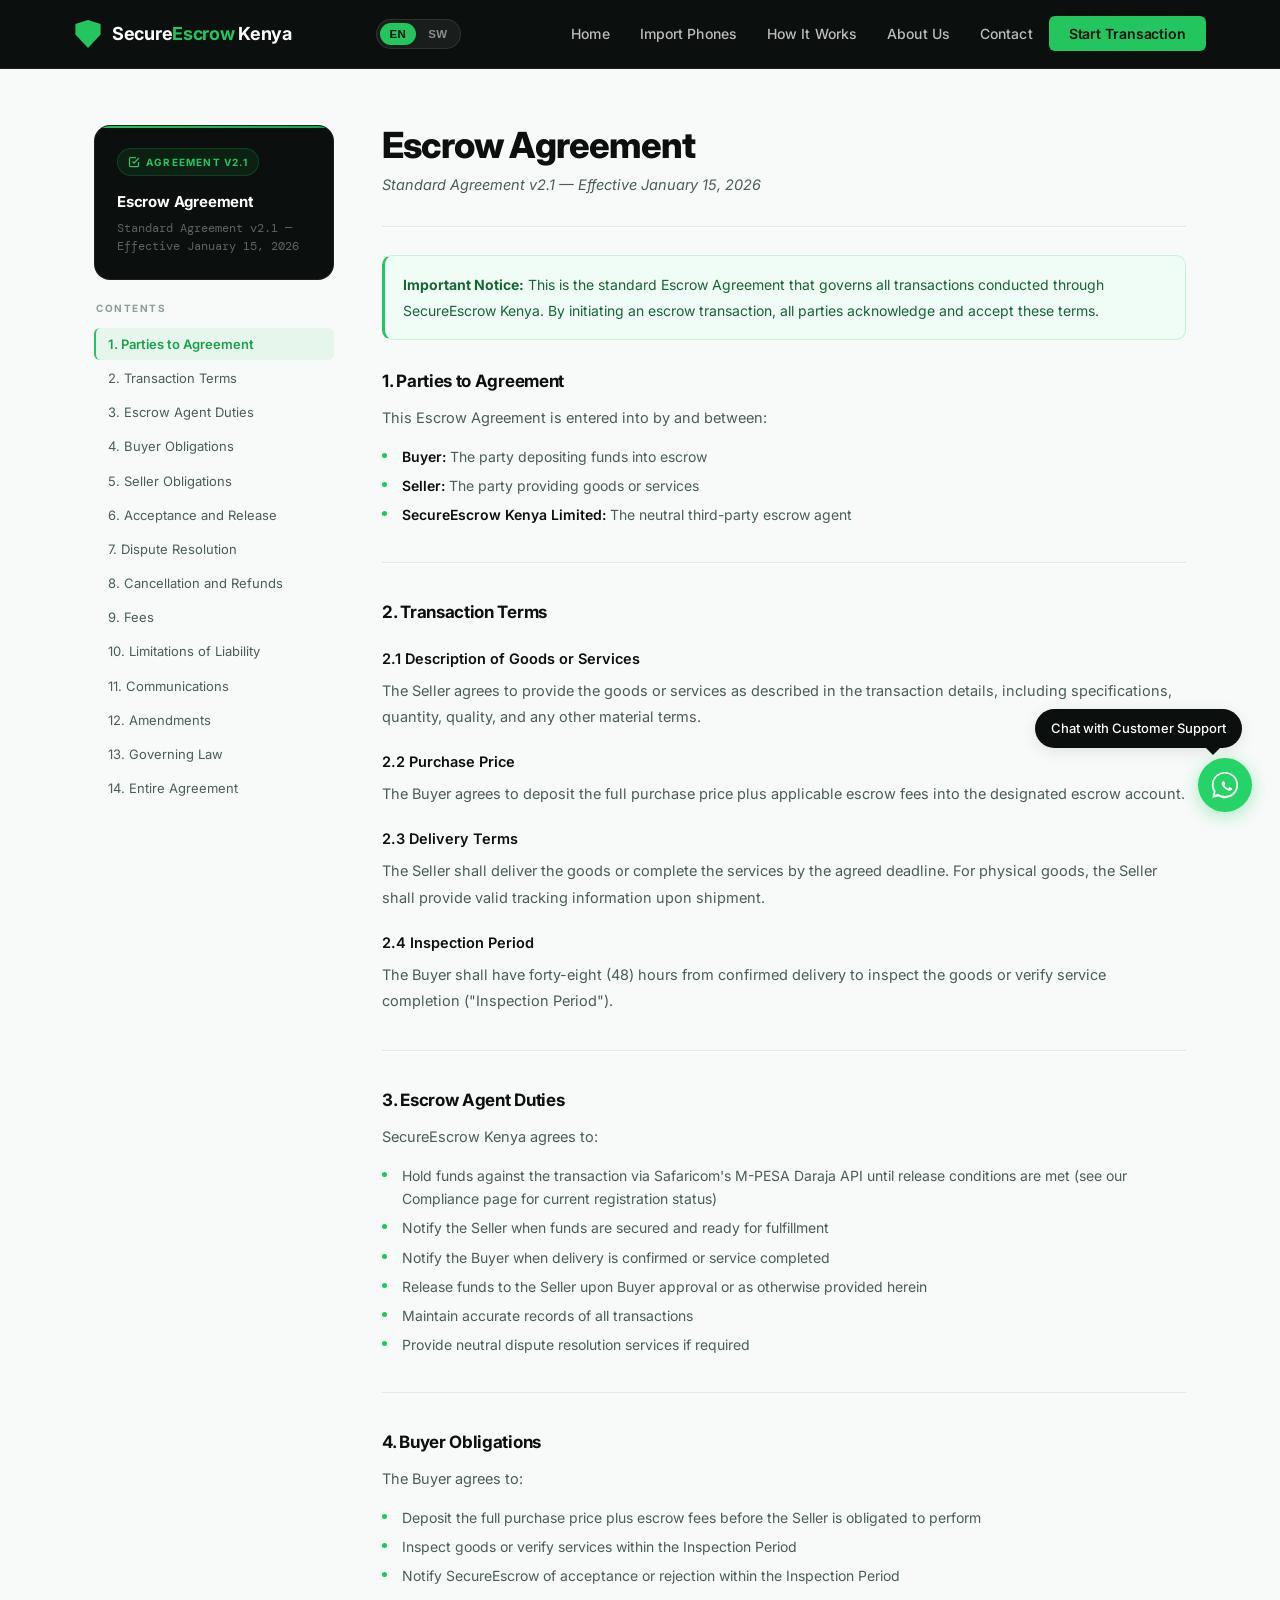
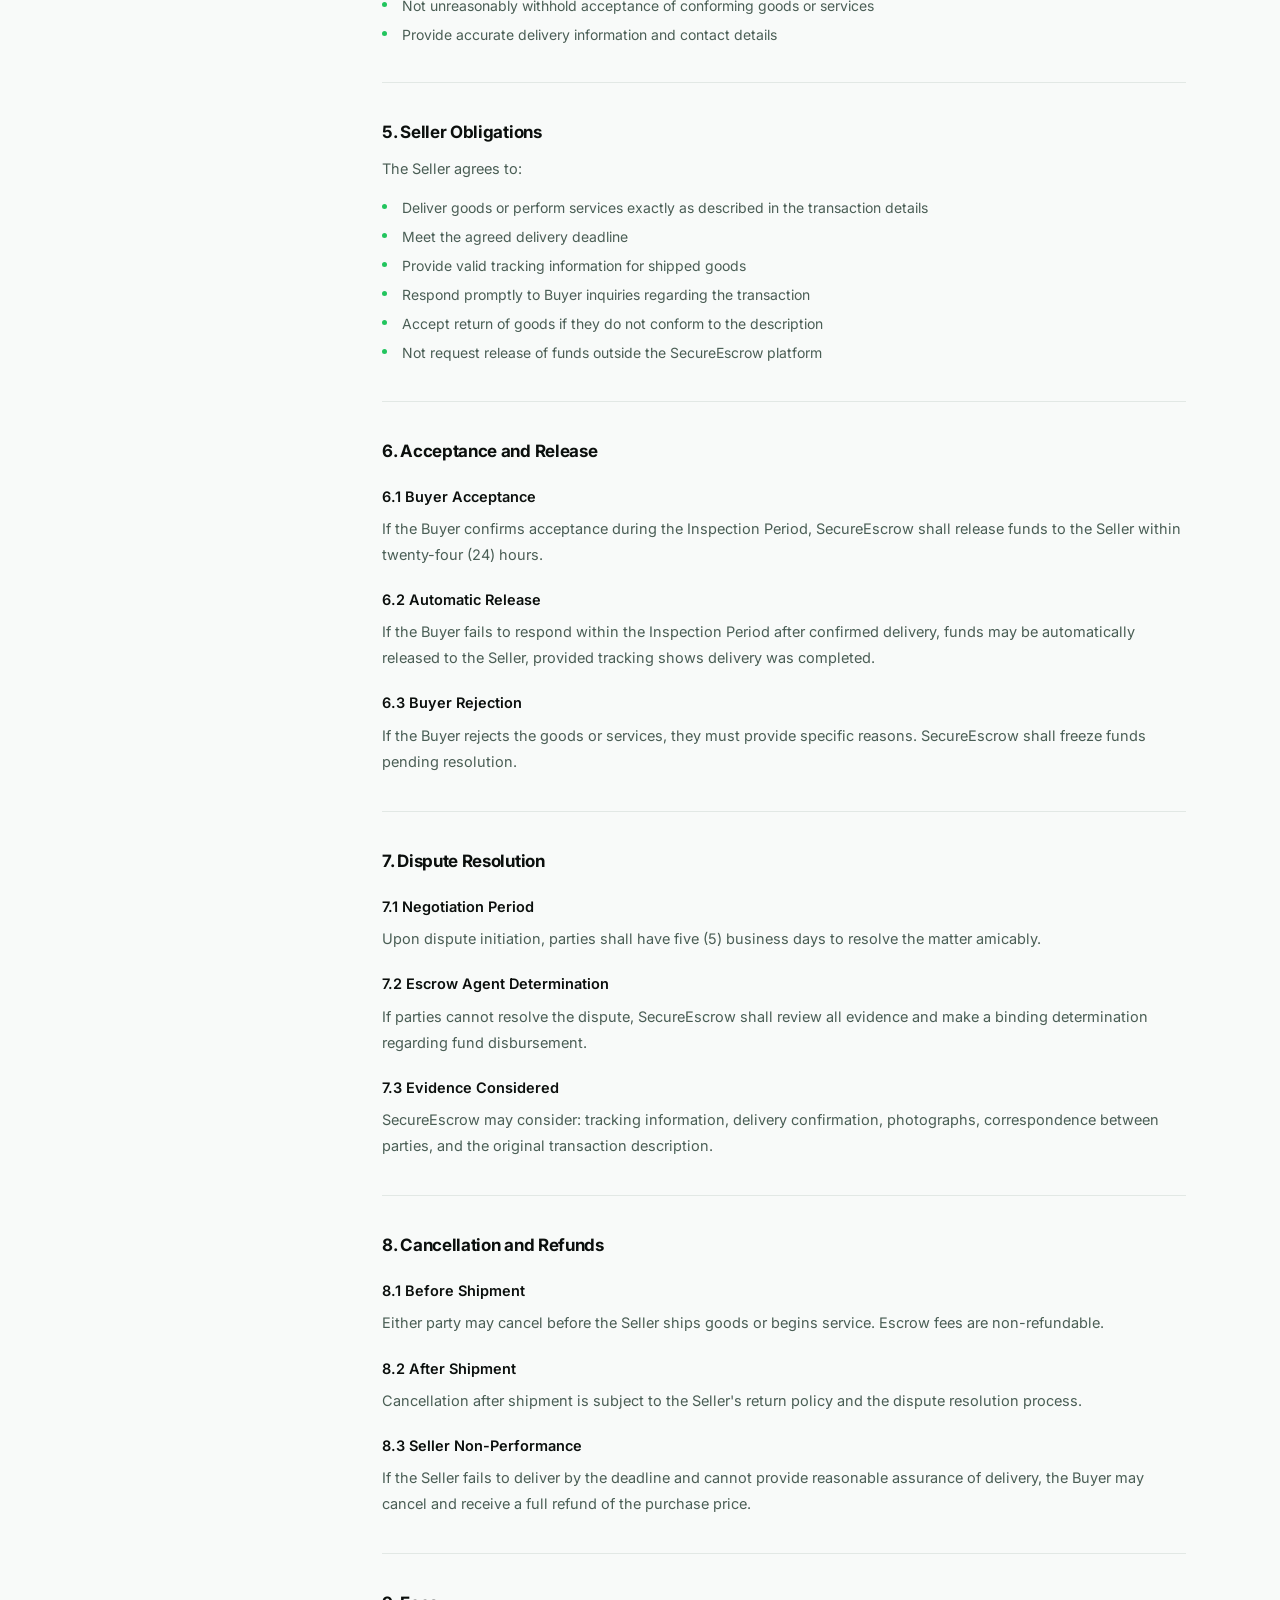
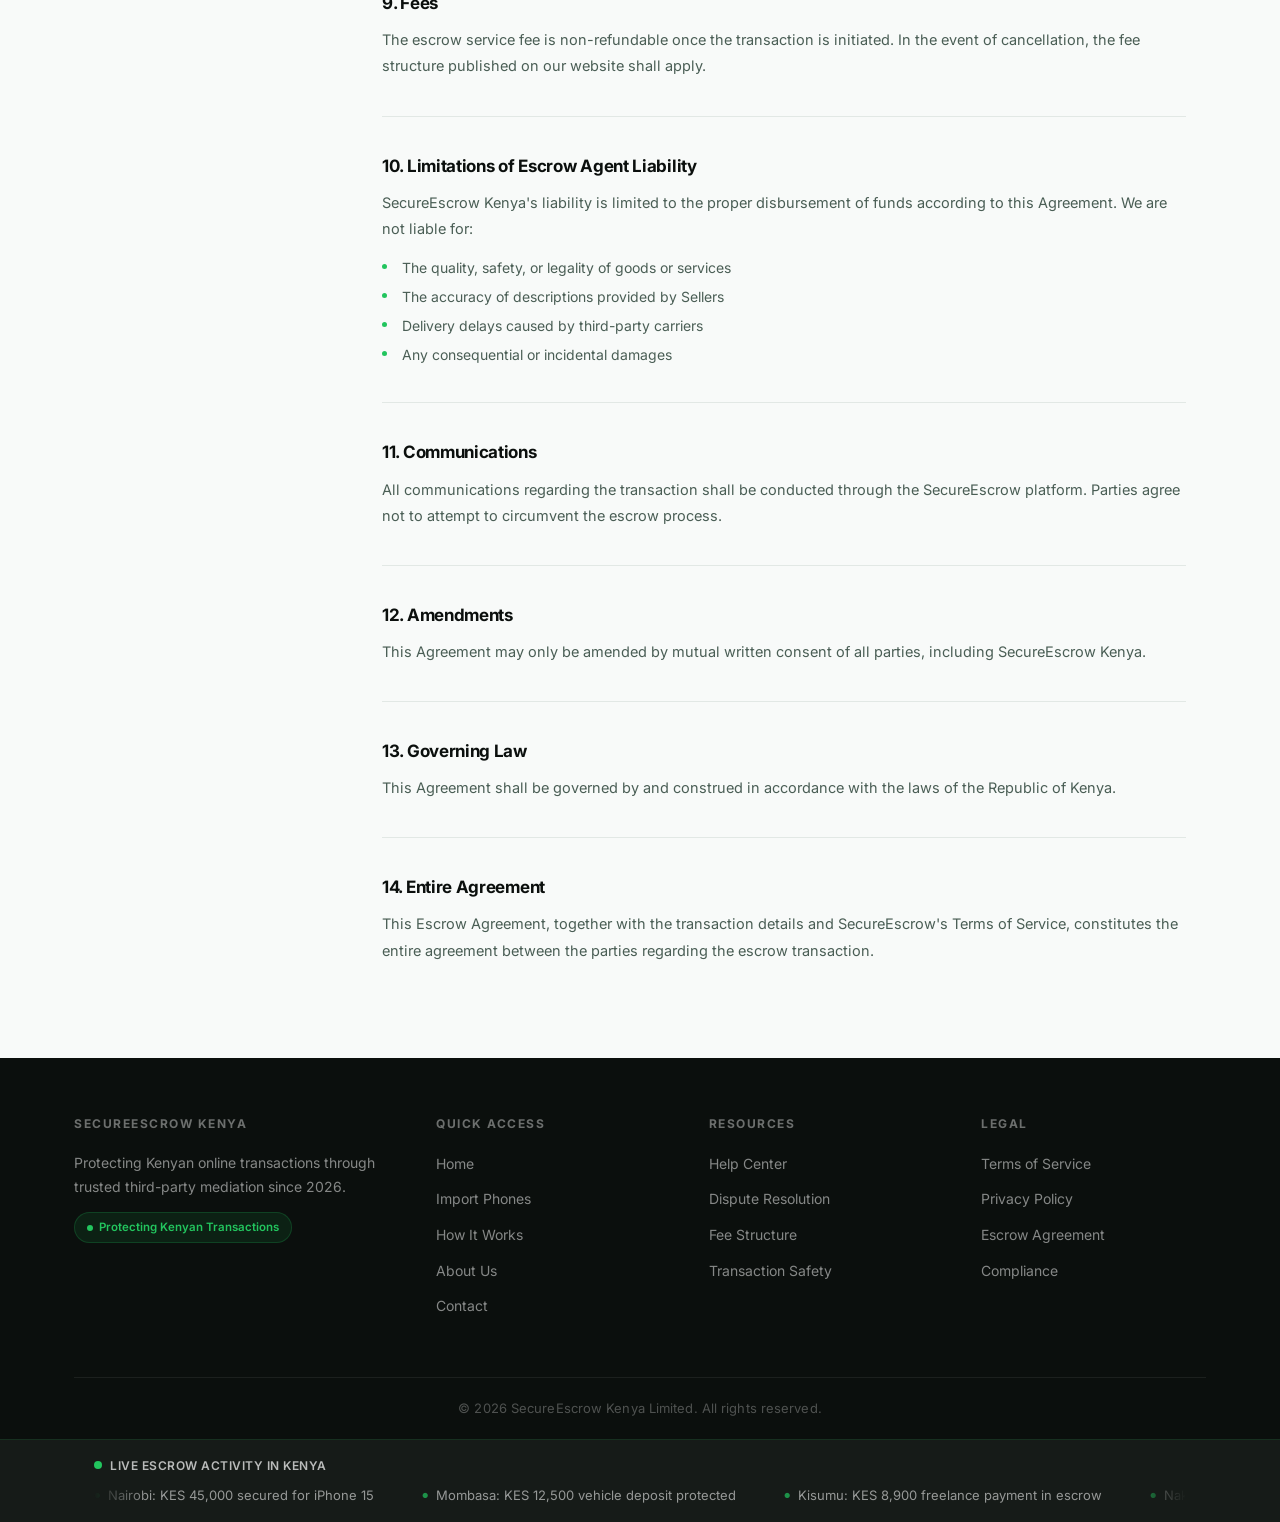
<file: escrow-agreement.html>
<!DOCTYPE html>
<html lang="en">

<head>
    <meta charset="UTF-8">
    <meta name="viewport" content="width=device-width, initial-scale=1.0">
    <title>Escrow Agreement | SecureEscrow Kenya</title>
    <meta name="description" content="Standard Escrow Agreement governing all transactions on SecureEscrow Kenya. Covers buyer and seller obligations, fund release, dispute resolution, and cancellations.">
    <meta name="robots" content="index, follow">
    <link rel="canonical" href="https://securescrowkenya.com/escrow-agreement.html">
    <link rel="stylesheet" href="style.css?v=5">
    <link rel="icon" href="favicon.ico" sizes="any">
    <link rel="icon" href="favicon-files/favicon-32x32.png" type="image/png" sizes="32x32">
    <link rel="icon" href="favicon-files/favicon-16x16.png" type="image/png" sizes="16x16">
    <link rel="apple-touch-icon" href="favicon-files/apple-touch-icon.png">
    <link rel="manifest" href="site.webmanifest">
    <style>
        /* Legal page layout */
        .legal-layout {
            display: grid;
            grid-template-columns: 240px 1fr;
            gap: 48px;
            align-items: start;
            padding: 56px 0 80px;
        }
        .legal-sidebar {
            position: sticky;
            top: 88px;
        }
        .legal-doc-meta {
            background: var(--ink);
            border-radius: var(--radius-lg);
            padding: 22px;
            margin-bottom: 20px;
            border: 1px solid var(--border-dark);
            position: relative;
            overflow: hidden;
        }
        .legal-doc-meta::before {
            content: '';
            position: absolute;
            top: 0; left: 0; right: 0;
            height: 2px;
            background: linear-gradient(90deg, var(--green), var(--green-dark));
        }
        .doc-badge {
            display: inline-flex;
            align-items: center;
            gap: 6px;
            font-size: 10px;
            font-weight: 700;
            letter-spacing: 1.2px;
            text-transform: uppercase;
            color: var(--green);
            background: rgba(34,197,94,0.1);
            border: 1px solid rgba(34,197,94,0.2);
            padding: 5px 10px;
            border-radius: var(--radius-pill);
            margin-bottom: 14px;
        }
        .doc-badge svg { flex-shrink: 0; }
        .doc-title-small {
            font-size: 15px;
            font-weight: 700;
            color: #fff;
            margin-bottom: 6px;
            letter-spacing: -0.2px;
        }
        .doc-updated {
            font-size: 11.5px;
            color: rgba(255,255,255,0.35);
            font-family: var(--font-mono);
        }
        .toc-heading {
            font-size: 10px;
            font-weight: 700;
            letter-spacing: 1.5px;
            text-transform: uppercase;
            color: var(--text-muted);
            margin-bottom: 12px;
            padding-left: 2px;
        }
        .toc-list {
            list-style: none;
            display: flex;
            flex-direction: column;
            gap: 2px;
        }
        .toc-link {
            display: block;
            font-size: 13px;
            color: var(--text-secondary);
            text-decoration: none;
            padding: 7px 12px;
            border-radius: var(--radius-sm);
            border-left: 2px solid transparent;
            transition: all var(--transition);
            line-height: 1.4;
        }
        .toc-link:hover {
            color: var(--green-dark);
            background: var(--green-dim);
            border-left-color: var(--green);
        }
        .toc-link.active {
            color: var(--green-dark);
            background: var(--green-dim);
            border-left-color: var(--green);
            font-weight: 600;
        }
        .legal-body {
            min-width: 0;
        }
        .legal-body h1.page-title {
            margin-bottom: 6px;
        }
        .legal-body .last-updated {
            margin-bottom: 28px;
            padding-bottom: 28px;
            border-bottom: 1px solid var(--border);
        }
        .legal-body h2 {
            font-size: 17px;
            font-weight: 700;
            color: var(--text-primary);
            margin: 36px 0 10px;
            padding-top: 36px;
            border-top: 1px solid var(--border);
            letter-spacing: -0.3px;
            scroll-margin-top: 88px;
        }
        .legal-body h2:first-of-type {
            margin-top: 0;
            padding-top: 0;
            border-top: none;
        }
        .legal-body h3 {
            font-size: 14.5px;
            font-weight: 600;
            color: var(--text-primary);
            margin: 20px 0 8px;
        }
        .legal-body p {
            font-size: 14.5px;
            color: var(--text-secondary);
            margin-bottom: 14px;
            line-height: 1.8;
        }
        .legal-body ul {
            margin: 8px 0 16px 0;
            list-style: none;
            display: flex;
            flex-direction: column;
            gap: 6px;
        }
        .legal-body ul li {
            font-size: 14px;
            color: var(--text-secondary);
            padding-left: 20px;
            position: relative;
            line-height: 1.65;
        }
        .legal-body ul li::before {
            content: '';
            position: absolute;
            left: 0;
            top: 8px;
            width: 5px;
            height: 5px;
            background: var(--green);
            border-radius: 50%;
            flex-shrink: 0;
        }
        .legal-body ul li strong {
            color: var(--text-primary);
            font-weight: 600;
        }
        .agreement-notice {
            background: #f0fdf6;
            border: 1px solid rgba(34,197,94,0.2);
            border-left: 3px solid var(--green);
            border-radius: var(--radius-md);
            padding: 16px 18px;
            margin-bottom: 28px;
        }
        .agreement-notice p {
            margin: 0;
            font-size: 14px;
            color: #166534;
        }
        @media (max-width: 900px) {
            .legal-layout {
                grid-template-columns: 1fr;
                gap: 32px;
                padding: 40px 0 64px;
            }
            .legal-sidebar { position: static; }
        }
        @media (max-width: 575px) {
            .legal-layout { padding: 28px 0 48px; gap: 24px; }
            .legal-body h2 { font-size: 15px; }
        }
    </style>
</head>

<body>
    <div class="page-loader" id="pageLoader">
        <div class="loader-particle"></div>
        <div class="loader-particle"></div>
        <div class="loader-particle"></div>
        <div class="loader-content">
            <div class="loader-shield">
                <svg viewBox="0 0 80 80" fill="none" xmlns="http://www.w3.org/2000/svg">
                    <path class="shield-bg-fill" d="M40 6L12 17v18c0 14 28 31 28 31s28-17 28-31V17L40 6z" fill="rgba(34,197,94,0.07)"/>
                    <path class="shield-outline" d="M40 6L12 17v18c0 14 28 31 28 31s28-17 28-31V17L40 6z" fill="none" stroke="rgba(34,197,94,0.35)" stroke-width="1.5" stroke-linejoin="round"/>
                    <path class="shield-inner" d="M40 6L12 17v18c0 14 28 31 28 31s28-17 28-31V17L40 6z" fill="none" stroke="#22c55e" stroke-width="2" stroke-linejoin="round"/>
                    <path class="shield-check" d="M27 40l10 10 20-18" fill="none" stroke="#22c55e" stroke-width="3" stroke-linecap="round" stroke-linejoin="round"/>
                </svg>
            </div>
            <div class="loader-text">
                <span class="loader-brand">Secure<span>Escrow</span> Kenya</span>
                <span class="loader-tagline" data-i18n="common.loader.tagline">Securing Your Transaction</span>
            </div>
            <div class="loader-progress"><div class="loader-progress-fill"></div></div>
            <span class="loader-status" id="loaderStatus" data-i18n="common.loader.initializing">Initializing secure environment…</span>
        </div>
    </div>

    <div class="app-wrapper">
        <header class="site-header">
            <div class="header-container">
                <div class="header-brand">
                    <a href="index.html" class="brand-link">
                        <span class="brand-text">Secure<span class="brand-accent">Escrow</span> Kenya</span>
                    </a>
                </div>
                <div class="mobile-menu-toggle" id="menuToggle">
                    <span class="toggle-bar"></span>
                    <span class="toggle-bar"></span>
                    <span class="toggle-bar"></span>
                </div>
                <div class="sidebar-overlay" id="sidebarOverlay"></div>
                <nav class="mobile-sidebar" id="mobileSidebar">
                    <ul class="sidebar-nav">
                        <li class="nav-item"><a href="index.html" class="nav-link" data-i18n="common.nav.home">Home</a></li>

<li class="nav-item"><a href="import.html" class="nav-link" data-i18n="common.nav.import">Import Phones</a></li>
                        <li class="nav-item"><a href="how.html" class="nav-link" data-i18n="common.nav.how">How It Works</a></li>
                        <li class="nav-item"><a href="about.html" class="nav-link" data-i18n="common.nav.about">About Us</a></li>
                        <li class="nav-item"><a href="contact.html" class="nav-link" data-i18n="common.nav.contact">Contact</a></li>
                        <li class="nav-item nav-item-cta"><a href="index.html#start-escrow" class="nav-button" data-i18n="common.nav.startTransaction">Start Transaction</a></li>
                    </ul>
                </nav>
                <nav class="primary-nav">
                    <ul class="nav-list">
                        <li class="nav-item"><a href="index.html" class="nav-link" data-i18n="common.nav.home">Home</a></li>

<li class="nav-item"><a href="import.html" class="nav-link" data-i18n="common.nav.import">Import Phones</a></li>
                        <li class="nav-item"><a href="how.html" class="nav-link" data-i18n="common.nav.how">How It Works</a></li>
                        <li class="nav-item"><a href="about.html" class="nav-link" data-i18n="common.nav.about">About Us</a></li>
                        <li class="nav-item"><a href="contact.html" class="nav-link" data-i18n="common.nav.contact">Contact</a></li>
                        <li class="nav-item nav-item-cta"><a href="index.html#start-escrow" class="nav-button" data-i18n="common.nav.startTransaction">Start Transaction</a></li>
                    </ul>
                </nav>
            </div>
        </header>

        <main class="page-content">
            <div class="container">
                <div class="legal-layout">

                    <!-- Sidebar -->
                    <aside class="legal-sidebar">
                        <div class="legal-doc-meta">
                            <div class="doc-badge">
                                <svg width="12" height="12" viewBox="0 0 24 24" fill="none" stroke="currentColor" stroke-width="2.5">
                                    <path d="M9 11l3 3L22 4"></path><path d="M21 12v7a2 2 0 0 1-2 2H5a2 2 0 0 1-2-2V5a2 2 0 0 1 2-2h11"></path>
                                </svg>
                                Agreement v2.1
                            </div>
                            <div class="doc-title-small">Escrow Agreement</div>
                            <div class="doc-updated">Standard Agreement v2.1 — Effective January 15, 2026</div>
                        </div>
                        <div class="toc-heading">Contents</div>
                        <ul class="toc-list" id="tocList">
                    <li><a href="#parties" class="toc-link">1. Parties to Agreement</a></li>
                    <li><a href="#terms" class="toc-link">2. Transaction Terms</a></li>
                    <li><a href="#agent" class="toc-link">3. Escrow Agent Duties</a></li>
                    <li><a href="#buyer" class="toc-link">4. Buyer Obligations</a></li>
                    <li><a href="#seller" class="toc-link">5. Seller Obligations</a></li>
                    <li><a href="#release" class="toc-link">6. Acceptance and Release</a></li>
                    <li><a href="#disputes" class="toc-link">7. Dispute Resolution</a></li>
                    <li><a href="#cancellation" class="toc-link">8. Cancellation and Refunds</a></li>
                    <li><a href="#fees" class="toc-link">9. Fees</a></li>
                    <li><a href="#limitations" class="toc-link">10. Limitations of Liability</a></li>
                    <li><a href="#comms" class="toc-link">11. Communications</a></li>
                    <li><a href="#amendments" class="toc-link">12. Amendments</a></li>
                    <li><a href="#governing" class="toc-link">13. Governing Law</a></li>
                    <li><a href="#entire" class="toc-link">14. Entire Agreement</a></li>
                        </ul>
                    </aside>

                    <!-- Body -->
                    <div class="legal-body">
                        <h1 class="page-title" data-i18n="legal.escrowTitle">Escrow Agreement</h1>
                        <div class="legal-notice" data-i18n="legal.pendingNotice">Tafsiri kamili ya Kiswahili ya maandishi haya ya kisheria bado inaandaliwa na inasubiri ukaguzi wa kitaalamu. Toleo la Kiingereza hapa chini ndilo linalotumika kisheria kwa sasa.</div>
                        <p class="last-updated">Standard Agreement v2.1 — Effective January 15, 2026</p>

                        <div class="agreement-notice">
                            <p><strong>Important Notice:</strong> This is the standard Escrow Agreement that governs all transactions conducted through SecureEscrow Kenya. By initiating an escrow transaction, all parties acknowledge and accept these terms.</p>
                        </div>

                        <h2 id="parties">1. Parties to Agreement</h2>
                        <p>This Escrow Agreement is entered into by and between:</p>
                        <ul>
                            <li><strong>Buyer:</strong> The party depositing funds into escrow</li>
                            <li><strong>Seller:</strong> The party providing goods or services</li>
                            <li><strong>SecureEscrow Kenya Limited:</strong> The neutral third-party escrow agent</li>
                        </ul>

                        <h2 id="terms">2. Transaction Terms</h2>
                        <h3>2.1 Description of Goods or Services</h3>
                        <p>The Seller agrees to provide the goods or services as described in the transaction details, including specifications, quantity, quality, and any other material terms.</p>
                        <h3>2.2 Purchase Price</h3>
                        <p>The Buyer agrees to deposit the full purchase price plus applicable escrow fees into the designated escrow account.</p>
                        <h3>2.3 Delivery Terms</h3>
                        <p>The Seller shall deliver the goods or complete the services by the agreed deadline. For physical goods, the Seller shall provide valid tracking information upon shipment.</p>
                        <h3>2.4 Inspection Period</h3>
                        <p>The Buyer shall have forty-eight (48) hours from confirmed delivery to inspect the goods or verify service completion ("Inspection Period").</p>

                        <h2 id="agent">3. Escrow Agent Duties</h2>
                        <p>SecureEscrow Kenya agrees to:</p>
                        <ul>
                            <li>Hold funds against the transaction via Safaricom's M-PESA Daraja API until release conditions are met (see our Compliance page for current registration status)</li>
                            <li>Notify the Seller when funds are secured and ready for fulfillment</li>
                            <li>Notify the Buyer when delivery is confirmed or service completed</li>
                            <li>Release funds to the Seller upon Buyer approval or as otherwise provided herein</li>
                            <li>Maintain accurate records of all transactions</li>
                            <li>Provide neutral dispute resolution services if required</li>
                        </ul>

                        <h2 id="buyer">4. Buyer Obligations</h2>
                        <p>The Buyer agrees to:</p>
                        <ul>
                            <li>Deposit the full purchase price plus escrow fees before the Seller is obligated to perform</li>
                            <li>Inspect goods or verify services within the Inspection Period</li>
                            <li>Notify SecureEscrow of acceptance or rejection within the Inspection Period</li>
                            <li>Not unreasonably withhold acceptance of conforming goods or services</li>
                            <li>Provide accurate delivery information and contact details</li>
                        </ul>

                        <h2 id="seller">5. Seller Obligations</h2>
                        <p>The Seller agrees to:</p>
                        <ul>
                            <li>Deliver goods or perform services exactly as described in the transaction details</li>
                            <li>Meet the agreed delivery deadline</li>
                            <li>Provide valid tracking information for shipped goods</li>
                            <li>Respond promptly to Buyer inquiries regarding the transaction</li>
                            <li>Accept return of goods if they do not conform to the description</li>
                            <li>Not request release of funds outside the SecureEscrow platform</li>
                        </ul>

                        <h2 id="release">6. Acceptance and Release</h2>
                        <h3>6.1 Buyer Acceptance</h3>
                        <p>If the Buyer confirms acceptance during the Inspection Period, SecureEscrow shall release funds to the Seller within twenty-four (24) hours.</p>
                        <h3>6.2 Automatic Release</h3>
                        <p>If the Buyer fails to respond within the Inspection Period after confirmed delivery, funds may be automatically released to the Seller, provided tracking shows delivery was completed.</p>
                        <h3>6.3 Buyer Rejection</h3>
                        <p>If the Buyer rejects the goods or services, they must provide specific reasons. SecureEscrow shall freeze funds pending resolution.</p>

                        <h2 id="disputes">7. Dispute Resolution</h2>
                        <h3>7.1 Negotiation Period</h3>
                        <p>Upon dispute initiation, parties shall have five (5) business days to resolve the matter amicably.</p>
                        <h3>7.2 Escrow Agent Determination</h3>
                        <p>If parties cannot resolve the dispute, SecureEscrow shall review all evidence and make a binding determination regarding fund disbursement.</p>
                        <h3>7.3 Evidence Considered</h3>
                        <p>SecureEscrow may consider: tracking information, delivery confirmation, photographs, correspondence between parties, and the original transaction description.</p>

                        <h2 id="cancellation">8. Cancellation and Refunds</h2>
                        <h3>8.1 Before Shipment</h3>
                        <p>Either party may cancel before the Seller ships goods or begins service. Escrow fees are non-refundable.</p>
                        <h3>8.2 After Shipment</h3>
                        <p>Cancellation after shipment is subject to the Seller's return policy and the dispute resolution process.</p>
                        <h3>8.3 Seller Non-Performance</h3>
                        <p>If the Seller fails to deliver by the deadline and cannot provide reasonable assurance of delivery, the Buyer may cancel and receive a full refund of the purchase price.</p>

                        <h2 id="fees">9. Fees</h2>
                        <p>The escrow service fee is non-refundable once the transaction is initiated. In the event of cancellation, the fee structure published on our website shall apply.</p>

                        <h2 id="limitations">10. Limitations of Escrow Agent Liability</h2>
                        <p>SecureEscrow Kenya's liability is limited to the proper disbursement of funds according to this Agreement. We are not liable for:</p>
                        <ul>
                            <li>The quality, safety, or legality of goods or services</li>
                            <li>The accuracy of descriptions provided by Sellers</li>
                            <li>Delivery delays caused by third-party carriers</li>
                            <li>Any consequential or incidental damages</li>
                        </ul>

                        <h2 id="comms">11. Communications</h2>
                        <p>All communications regarding the transaction shall be conducted through the SecureEscrow platform. Parties agree not to attempt to circumvent the escrow process.</p>

                        <h2 id="amendments">12. Amendments</h2>
                        <p>This Agreement may only be amended by mutual written consent of all parties, including SecureEscrow Kenya.</p>

                        <h2 id="governing">13. Governing Law</h2>
                        <p>This Agreement shall be governed by and construed in accordance with the laws of the Republic of Kenya.</p>

                        <h2 id="entire">14. Entire Agreement</h2>
                        <p>This Escrow Agreement, together with the transaction details and SecureEscrow's Terms of Service, constitutes the entire agreement between the parties regarding the escrow transaction.</p>

                    </div>

                </div>
            </div>
        </main>

        <footer class="site-footer">
            <div class="footer-container">
                <div class="footer-grid">
                    <div class="footer-column">
                        <h4 class="footer-heading" data-i18n="common.footer.brandHeading">SecureEscrow Kenya</h4>
                        <p class="footer-text" data-i18n="common.footer.tagline">Protecting Kenyan online transactions through trusted third-party mediation since 2026.</p>
                        <p class="footer-badge" data-i18n="common.footer.badge">Protecting Kenyan Transactions</p>
                    </div>
                    <div class="footer-column">
                        <h4 class="footer-heading" data-i18n="common.footer.quickAccess">Quick Access</h4>
                        <ul class="footer-links">
                            <li><a href="index.html" data-i18n="common.nav.home">Home</a></li>
<li><a href="import.html" data-i18n="common.nav.import">Import Phones</a></li>
                            <li><a href="how.html" data-i18n="common.nav.how">How It Works</a></li>
                            <li><a href="about.html" data-i18n="common.nav.about">About Us</a></li>
                            <li><a href="contact.html" data-i18n="common.nav.contact">Contact</a></li>
                        </ul>
                    </div>
                    <div class="footer-column">
                        <h4 class="footer-heading" data-i18n="common.footer.resources">Resources</h4>
                        <ul class="footer-links">
                            <li><a href="#" data-i18n="common.footer.helpCenter">Help Center</a></li>
                            <li><a href="#" data-i18n="common.footer.dispute">Dispute Resolution</a></li>
                            <li><a href="#" data-i18n="common.footer.feeStructure">Fee Structure</a></li>
                            <li><a href="#" data-i18n="common.footer.transactionSafety">Transaction Safety</a></li>
                        </ul>
                    </div>
                    <div class="footer-column">
                        <h4 class="footer-heading" data-i18n="common.footer.legal">Legal</h4>
                        <ul class="footer-links">
                            <li><a href="terms-of-service.html" data-i18n="common.footer.tos">Terms of Service</a></li>
                            <li><a href="privacy-policy.html" data-i18n="common.footer.privacy">Privacy Policy</a></li>
                            <li><a href="escrow-agreement.html" data-i18n="common.footer.escrowAgreement">Escrow Agreement</a></li>
                            <li><a href="compliance.html" data-i18n="common.footer.compliance">Compliance</a></li>
                        </ul>
                    </div>
                </div>
                <div class="footer-bottom">
                    <p data-i18n="common.footer.copyright">&copy; 2026 SecureEscrow Kenya Limited. All rights reserved.</p>
                </div>
            </div>
            <div class="live-activity">
                <div class="container">
                    <div class="activity-header">
                        <span class="pulse-dot"></span>
                        <span data-i18n="common.ticker.title">Live Escrow Activity in Kenya</span>
                    </div>
                    <div class="ticker-wrapper">
                        <div class="ticker-content" id="activityTicker">
                            <span class="ticker-item">Nairobi: KES 45,000 secured for iPhone 15</span>
                            <span class="ticker-item">Mombasa: KES 12,500 vehicle deposit protected</span>
                            <span class="ticker-item">Kisumu: KES 8,900 freelance payment in escrow</span>
                            <span class="ticker-item">Nakuru: KES 185,000 land purchase secured</span>
                            <span class="ticker-item">Eldoret: KES 32,000 laptop transaction protected</span>
                            <span class="ticker-item">Nairobi: KES 45,000 secured for iPhone 15</span>
                            <span class="ticker-item">Mombasa: KES 12,500 vehicle deposit protected</span>
                            <span class="ticker-item">Kisumu: KES 8,900 freelance payment in escrow</span>
                            <span class="ticker-item">Nakuru: KES 185,000 land purchase secured</span>
                            <span class="ticker-item">Eldoret: KES 32,000 laptop transaction protected</span>
                        </div>
                    </div>
                </div>
            </div>
        </footer>
    </div>

    <script src="translations.js?v=1"></script>

    <script src="i18n.js?v=1"></script>

    <script src="script.js"></script>
    <script>
    (function() {
        var links = document.querySelectorAll('.toc-link');
        var headings = Array.from(document.querySelectorAll('.legal-body h2[id]'));
        if (!links.length || !headings.length) return;
        function onScroll() {
            var scrollY = window.scrollY + 110;
            var active = headings[0];
            headings.forEach(function(h) { if (h.offsetTop <= scrollY) active = h; });
            links.forEach(function(l) {
                l.classList.toggle('active', l.getAttribute('href') === '#' + active.id);
            });
        }
        window.addEventListener('scroll', onScroll, { passive: true });
        onScroll();
    })();
    </script>
</body>
</html>
</file>
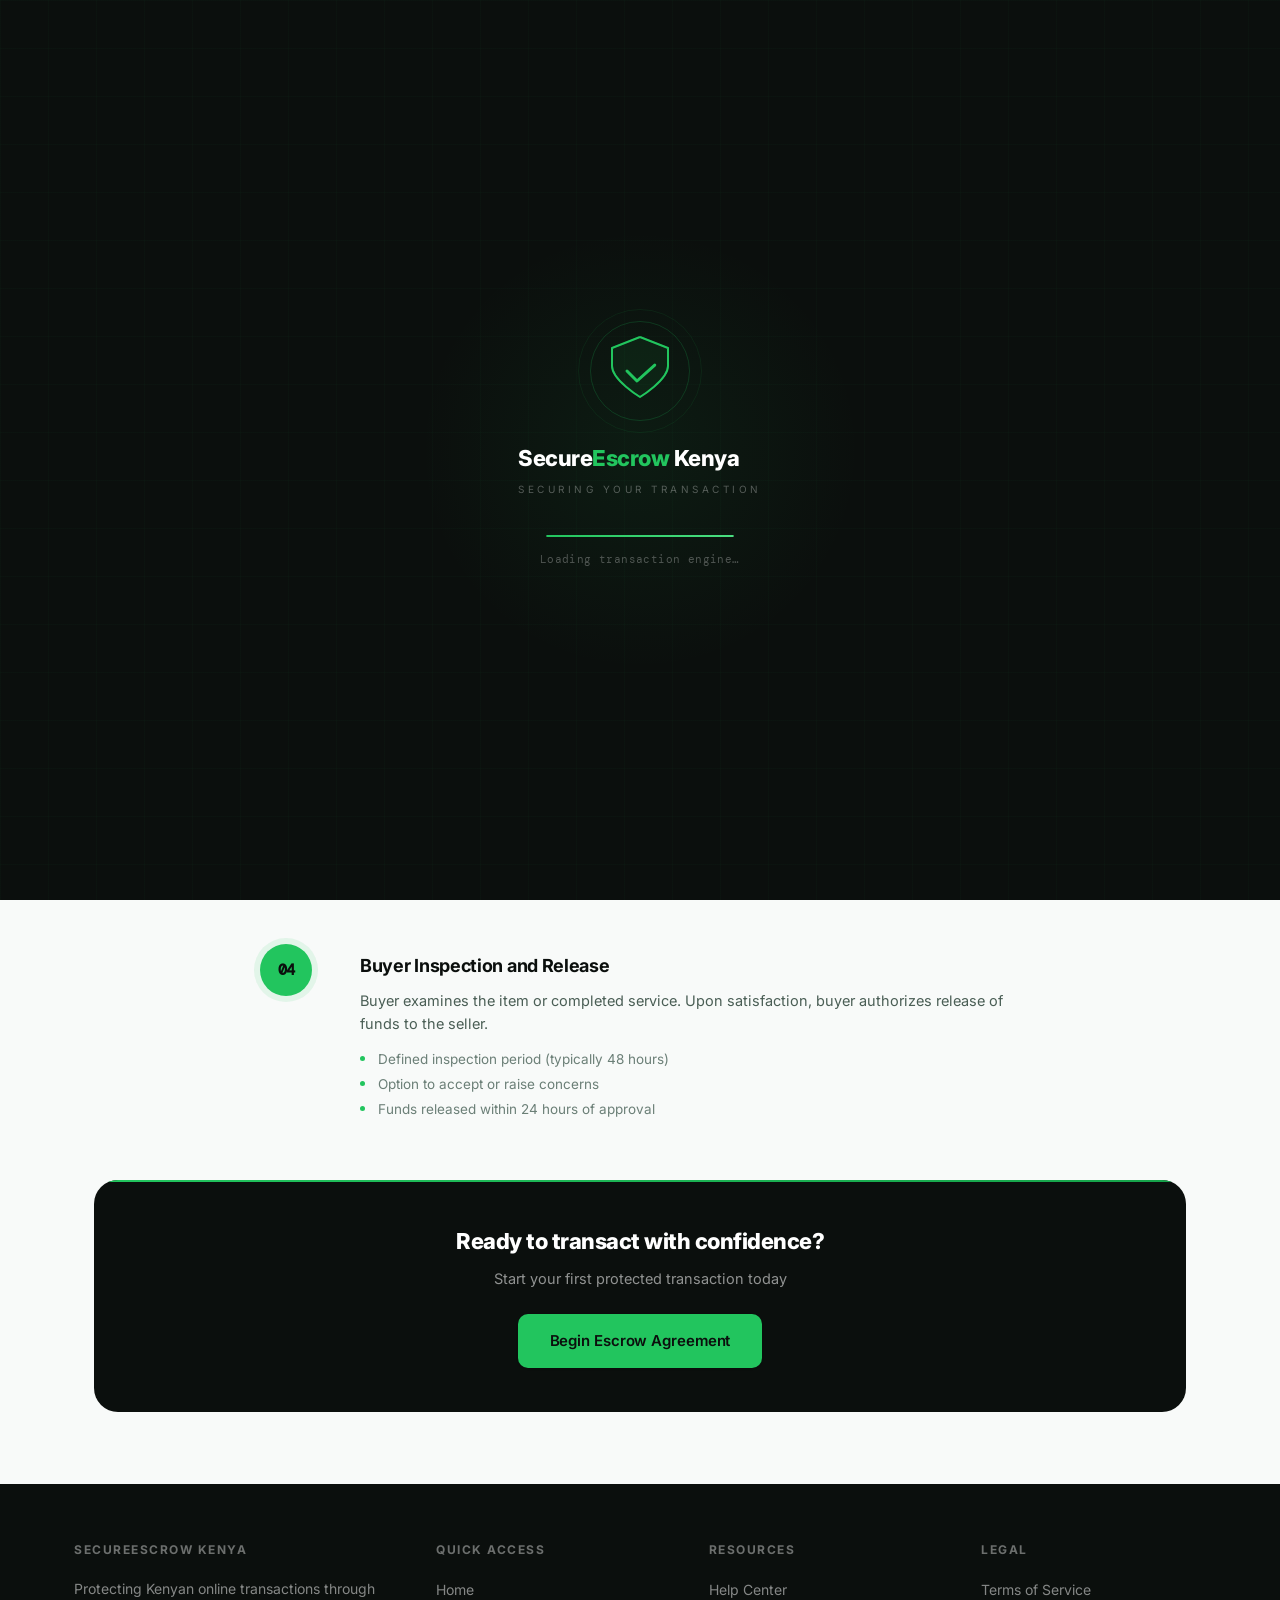
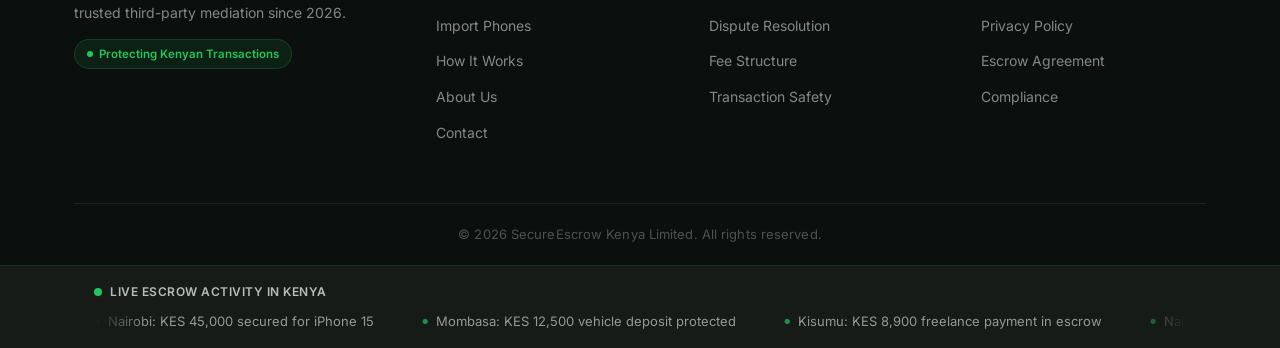
<file: how.html>
<!DOCTYPE html>
<html lang="en">

<head>
    <meta charset="UTF-8">
    <meta name="viewport" content="width=device-width, initial-scale=1.0">

    <!-- SEO Meta Tags -->
    <title>How It Works | SecureEscrow Kenya</title>
    <meta name="description"
        content="Learn how SecureEscrow Kenya protects your online transactions. Four simple steps: agree terms, deposit funds, seller delivers, and funds are released.">
    <meta name="keywords"
        content="how escrow works, online payment protection, escrow process Kenya, SecureEscrow steps">
    <meta name="robots" content="index, follow">
    <link rel="canonical" href="https://securescrowkenya.com/how.html">

    <!-- Open Graph -->
    <meta property="og:title" content="How SecureEscrow Works">
    <meta property="og:description"
        content="Four simple steps to secure your online transaction with Kenya's trusted escrow service.">
    <meta property="og:type" content="website">
    <meta property="og:url" content="https://securescrowkenya.com/how.html">
    <meta property="og:image" content="https://securescrowkenya.com/images/og-image.jpg">

    <!-- Twitter Card -->
    <meta name="twitter:card" content="summary_large_image">
    <meta name="twitter:title" content="How SecureEscrow Works">
    <meta name="twitter:description"
        content="Four simple steps to secure your online transaction with Kenya's trusted escrow service.">
    <meta name="twitter:image" content="https://securescrowkenya.com/images/og-image.jpg">

    <link rel="stylesheet" href="style.css?v=5">
    <link rel="icon" href="favicon.ico" sizes="any">
    <link rel="icon" href="favicon-files/favicon-32x32.png" type="image/png" sizes="32x32">
    <link rel="icon" href="favicon-files/favicon-16x16.png" type="image/png" sizes="16x16">
    <link rel="apple-touch-icon" href="favicon-files/apple-touch-icon.png">
    <link rel="manifest" href="site.webmanifest">
</head>

<body>
        <div class="page-loader" id="pageLoader">
        <div class="loader-particle"></div>
        <div class="loader-particle"></div>
        <div class="loader-particle"></div>
        <div class="loader-content">
            <div class="loader-shield">
                <svg viewBox="0 0 80 80" fill="none" xmlns="http://www.w3.org/2000/svg">
                    <path class="shield-bg-fill" d="M40 6L12 17v18c0 14 28 31 28 31s28-17 28-31V17L40 6z" fill="rgba(34,197,94,0.07)"/>
                    <path class="shield-outline" d="M40 6L12 17v18c0 14 28 31 28 31s28-17 28-31V17L40 6z" fill="none" stroke="rgba(34,197,94,0.35)" stroke-width="1.5" stroke-linejoin="round"/>
                    <path class="shield-inner" d="M40 6L12 17v18c0 14 28 31 28 31s28-17 28-31V17L40 6z" fill="none" stroke="#22c55e" stroke-width="2" stroke-linejoin="round"/>
                    <path class="shield-check" d="M27 40l10 10 20-18" fill="none" stroke="#22c55e" stroke-width="3" stroke-linecap="round" stroke-linejoin="round"/>
                </svg>
            </div>
            <div class="loader-text">
                <span class="loader-brand">Secure<span>Escrow</span> Kenya</span>
                <span class="loader-tagline" data-i18n="common.loader.tagline">Securing Your Transaction</span>
            </div>
            <div class="loader-progress"><div class="loader-progress-fill"></div></div>
            <span class="loader-status" id="loaderStatus" data-i18n="common.loader.initializing">Initializing secure environment…</span>
        </div>
    </div>



    <div class="app-wrapper">
        <header class="site-header">
            <div class="header-container">
                <div class="header-brand">
                    <a href="index.html" class="brand-link">
                        <span class="brand-text">Secure<span class="brand-accent">Escrow</span> Kenya</span>
                    </a>
                </div>
                <div class="mobile-menu-toggle" id="menuToggle">
                    <span class="toggle-bar"></span>
                    <span class="toggle-bar"></span>
                    <span class="toggle-bar"></span>
                </div>
                <div class="sidebar-overlay" id="sidebarOverlay"></div>
                <nav class="mobile-sidebar" id="mobileSidebar">
                    <ul class="sidebar-nav">
                        <li class="nav-item"><a href="index.html" class="nav-link" data-i18n="common.nav.home">Home</a></li>

<li class="nav-item"><a href="import.html" class="nav-link" data-i18n="common.nav.import">Import Phones</a></li>
                        <li class="nav-item"><a href="how.html" class="nav-link" data-i18n="common.nav.how">How It Works</a></li>
                        <li class="nav-item"><a href="about.html" class="nav-link" data-i18n="common.nav.about">About Us</a></li>
                        <li class="nav-item"><a href="contact.html" class="nav-link" data-i18n="common.nav.contact">Contact</a></li>
                        <li class="nav-item nav-item-cta"><a href="index.html#start-escrow" class="nav-button" data-i18n="common.nav.startTransaction">Start Transaction</a></li>
                    </ul>
                </nav>
                <nav class="primary-nav">
                    <ul class="nav-list">
                        <li class="nav-item"><a href="index.html" class="nav-link" data-i18n="common.nav.home">Home</a></li>

<li class="nav-item"><a href="import.html" class="nav-link" data-i18n="common.nav.import">Import Phones</a></li>
                        <li class="nav-item"><a href="how.html" class="nav-link" data-i18n="common.nav.how">How It Works</a></li>
                        <li class="nav-item"><a href="about.html" class="nav-link" data-i18n="common.nav.about">About Us</a></li>
                        <li class="nav-item"><a href="contact.html" class="nav-link" data-i18n="common.nav.contact">Contact</a></li>
                        <li class="nav-item nav-item-cta"><a href="index.html#start-escrow" class="nav-button" data-i18n="common.nav.startTransaction">Start Transaction</a></li>
                    </ul>
                </nav>
            </div>
        </header>

        <main class="page-content">
            <section class="page-section">
                <div class="container">
                    <div class="section-header">
                        <h1 class="page-title" data-i18n="how.pageTitle">How Escrow Protection Works</h1>
                        <p class="page-subtitle" data-i18n="how.pageSubtitle">A straightforward process designed for security and transparency</p>
                    </div>
                    <div class="process-flow">
                        <div class="process-step">
                            <div class="step-marker">01</div>
                            <div class="step-content">
                                <h3 class="step-title" data-i18n="how.step1Title">Agreement Establishment</h3>
                                <p class="step-description" data-i18n="how.step1Desc">Buyer and seller define the transaction terms: item
                                    description, price, delivery method, and timeline. Both parties accept the escrow
                                    terms.</p>
                                <ul class="step-details">
                                    <li data-i18n="how.step1Detail1">Clear specification of goods or services</li>
                                    <li data-i18n="how.step1Detail2">Mutually agreed delivery conditions</li>
                                    <li data-i18n="how.step1Detail3">Inspection period definition</li>
                                </ul>
                            </div>
                        </div>
                        <div class="process-step">
                            <div class="step-marker">02</div>
                            <div class="step-content">
                                <h3 class="step-title" data-i18n="how.step2Title">Buyer Funds Deposit</h3>
                                <p class="step-description" data-i18n="how.step2Desc">Buyer transfers the agreed amount plus service fee to
                                    SecureEscrow's protected trust account. We verify receipt and notify the seller to
                                    proceed.</p>
                                <ul class="step-details">
                                    <li data-i18n="how.step2Detail1">Multiple payment options including M‑PESA</li>
                                    <li data-i18n="how.step2Detail2">Immediate verification of funds received</li>
                                    <li data-i18n="how.step2Detail3">Seller notification to begin fulfillment</li>
                                </ul>
                            </div>
                        </div>
                        <div class="process-step">
                            <div class="step-marker">03</div>
                            <div class="step-content">
                                <h3 class="step-title" data-i18n="how.step3Title">Seller Fulfillment</h3>
                                <p class="step-description" data-i18n="how.step3Desc">Seller delivers the product or completes the service as
                                    agreed. For physical goods, tracking information is provided.</p>
                                <ul class="step-details">
                                    <li data-i18n="how.step3Detail1">Shipment tracking integration</li>
                                    <li data-i18n="how.step3Detail2">Delivery confirmation required</li>
                                    <li data-i18n="how.step3Detail3">Inspection period begins</li>
                                </ul>
                            </div>
                        </div>
                        <div class="process-step">
                            <div class="step-marker">04</div>
                            <div class="step-content">
                                <h3 class="step-title" data-i18n="how.step4Title">Buyer Inspection and Release</h3>
                                <p class="step-description" data-i18n="how.step4Desc">Buyer examines the item or completed service. Upon
                                    satisfaction, buyer authorizes release of funds to the seller.</p>
                                <ul class="step-details">
                                    <li data-i18n="how.step4Detail1">Defined inspection period (typically 48 hours)</li>
                                    <li data-i18n="how.step4Detail2">Option to accept or raise concerns</li>
                                    <li data-i18n="how.step4Detail3">Funds released within 24 hours of approval</li>
                                </ul>
                            </div>
                        </div>
                    </div>
                    <div class="process-cta">
                        <h3 class="cta-title" data-i18n="how.ctaTitle">Ready to transact with confidence?</h3>
                        <p class="cta-description" data-i18n="how.ctaDesc">Start your first protected transaction today</p>
                        <a href="index.html#start-escrow" class="btn btn-primary btn-large" data-i18n="how.ctaBtn">Begin Escrow Agreement</a>
                    </div>
                </div>
            </section>
        </main>

        <footer class="site-footer">
            <div class="footer-container">
                <div class="footer-grid">
                    <div class="footer-column">
                        <h4 class="footer-heading" data-i18n="common.footer.brandHeading">SecureEscrow Kenya</h4>
                        <p class="footer-text" data-i18n="common.footer.tagline">Protecting Kenyan online transactions through trusted third-party mediation since 2026.</p>
                        <p class="footer-badge" data-i18n="common.footer.badge">Licensed and Regulated</p>
                    </div>
                    <div class="footer-column">
                        <h4 class="footer-heading" data-i18n="common.footer.quickAccess">Quick Access</h4>
                        <ul class="footer-links">
                            <li><a href="index.html" data-i18n="common.nav.home">Home</a></li>
<li><a href="import.html" data-i18n="common.nav.import">Import Phones</a></li>
                            <li><a href="how.html" data-i18n="common.nav.how">How It Works</a></li>
                            <li><a href="about.html" data-i18n="common.nav.about">About Us</a></li>
                            <li><a href="contact.html" data-i18n="common.nav.contact">Contact</a></li>
                        </ul>
                    </div>
                    <div class="footer-column">
                        <h4 class="footer-heading" data-i18n="common.footer.resources">Resources</h4>
                        <ul class="footer-links">
                            <li><a href="#" data-i18n="common.footer.helpCenter">Help Center</a></li>
                            <li><a href="#" data-i18n="common.footer.dispute">Dispute Resolution</a></li>
                            <li><a href="#" data-i18n="common.footer.feeStructure">Fee Structure</a></li>
                            <li><a href="#" data-i18n="common.footer.transactionSafety">Transaction Safety</a></li>
                        </ul>
                    </div>
                    <div class="footer-column">
                        <h4 class="footer-heading" data-i18n="common.footer.legal">Legal</h4>
                        <ul class="footer-links">
                            <li><a href="terms-of-service.html" data-i18n="common.footer.tos">Terms of Service</a></li>
                            <li><a href="privacy-policy.html" data-i18n="common.footer.privacy">Privacy Policy</a></li>
                            <li><a href="escrow-agreement.html" data-i18n="common.footer.escrowAgreement">Escrow Agreement</a></li>
                            <li><a href="compliance.html" data-i18n="common.footer.compliance">Compliance</a></li>
                        </ul>
                    </div>
                </div>
                <div class="footer-bottom">
                    <p data-i18n="common.footer.copyright">&copy; 2026 SecureEscrow Kenya Limited. All rights reserved.</p>
                </div>
            </div>
            <div class="live-activity">
                <div class="container">
                    <div class="activity-header">
                        <span class="pulse-dot"></span>
                        <span data-i18n="common.ticker.title">Live Escrow Activity in Kenya</span>
                    </div>
                    <div class="ticker-wrapper">
                        <div class="ticker-content" id="activityTicker">
                            <span class="ticker-item">Nairobi: KES 45,000 secured for iPhone 15</span>
                            <span class="ticker-item">Mombasa: KES 12,500 vehicle deposit protected</span>
                            <span class="ticker-item">Kisumu: KES 8,900 freelance payment in escrow</span>
                            <span class="ticker-item">Nakuru: KES 185,000 land purchase secured</span>
                            <span class="ticker-item">Eldoret: KES 32,000 laptop transaction protected</span>
                            <span class="ticker-item">Nairobi: KES 45,000 secured for iPhone 15</span>
                            <span class="ticker-item">Mombasa: KES 12,500 vehicle deposit protected</span>
                            <span class="ticker-item">Kisumu: KES 8,900 freelance payment in escrow</span>
                            <span class="ticker-item">Nakuru: KES 185,000 land purchase secured</span>
                            <span class="ticker-item">Eldoret: KES 32,000 laptop transaction protected</span>
                        </div>
                    </div>
                </div>
            </div>
        </footer>
    </div>

    <script src="translations.js?v=1"></script>

    <script src="i18n.js?v=1"></script>

    <script src="script.js"></script>
</body>

</html>
</file>
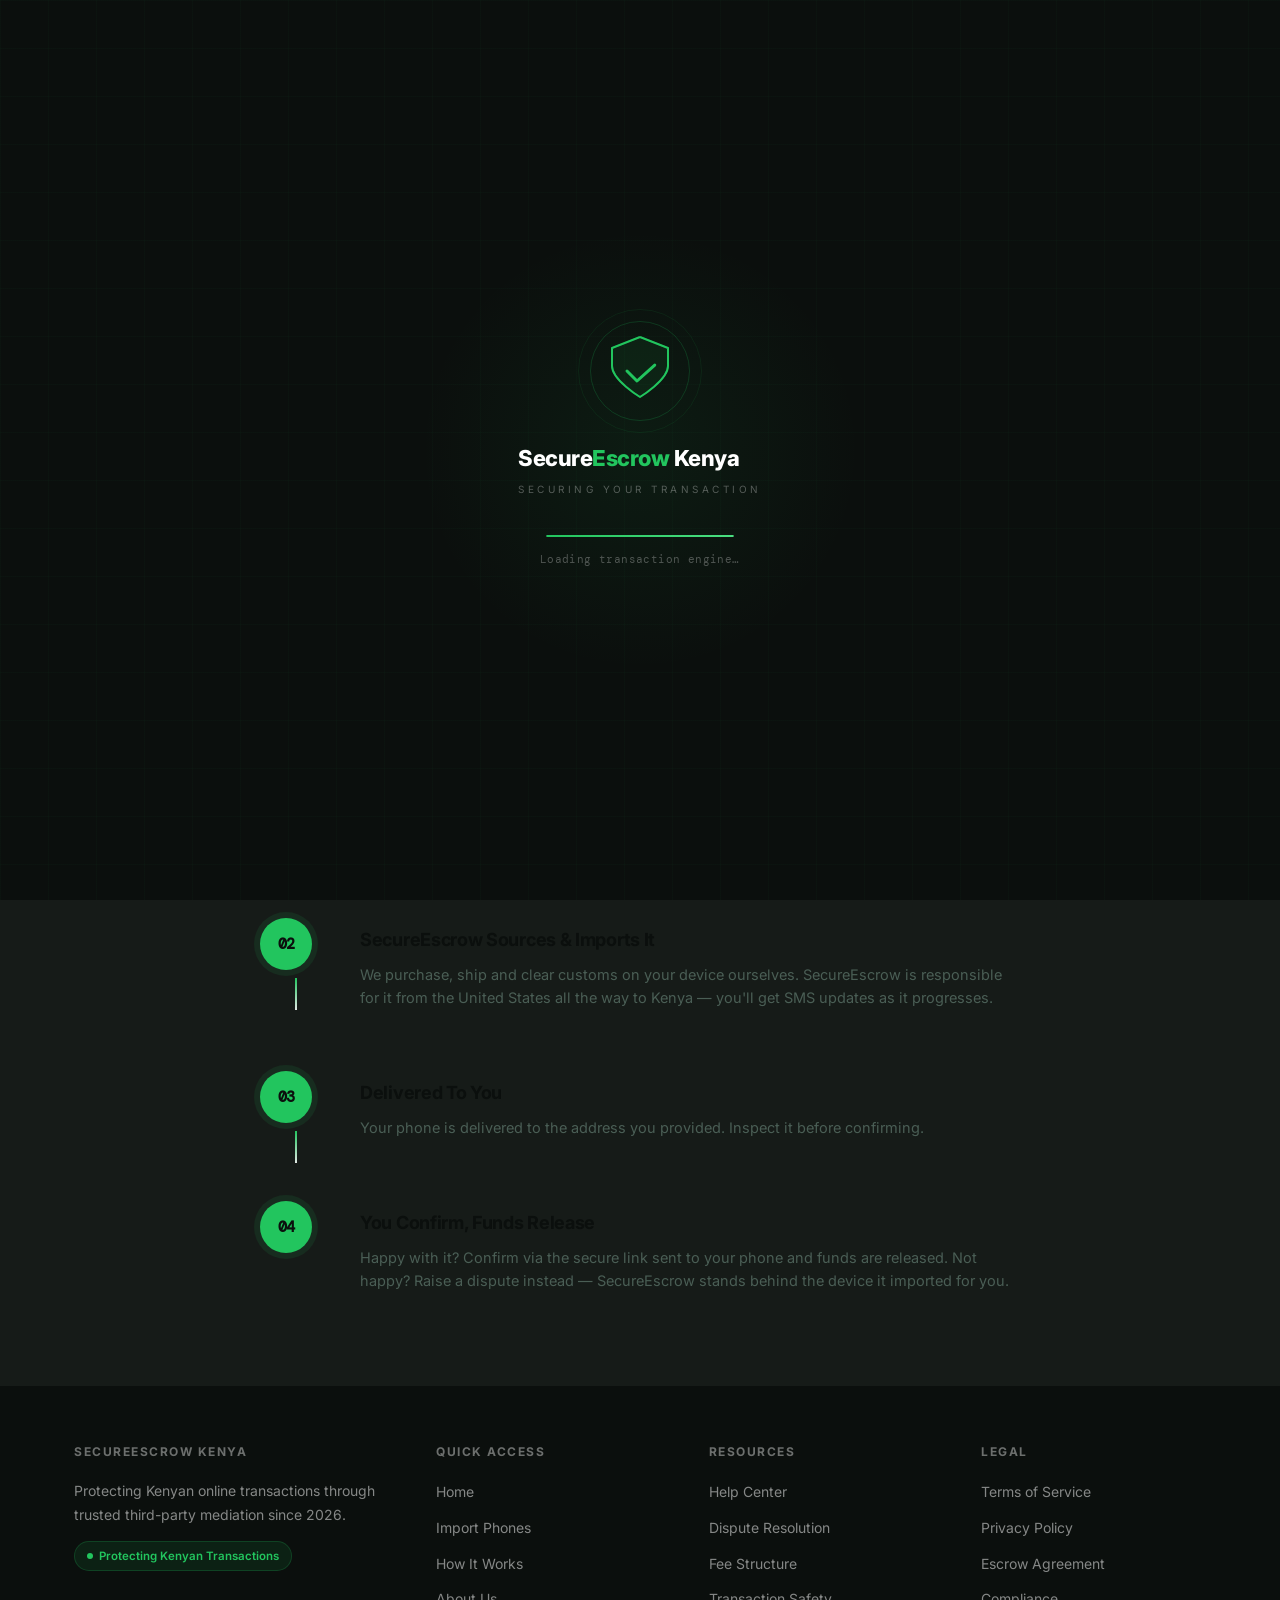
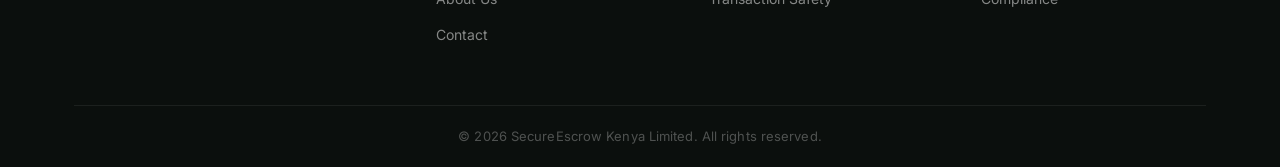
<file: import.html>
<!DOCTYPE html>
<html lang="en">

<head>
    <meta charset="UTF-8">
    <meta name="viewport" content="width=device-width, initial-scale=1.0">

    <!-- SEO Meta Tags -->
    <title>Import Phones | SecureEscrow Kenya</title>
    <meta name="description"
        content="Order genuine imported phones with the price fully protected by SecureEscrow. One all-inclusive price, no surprise fees, funds only released once you confirm delivery.">
    <meta name="keywords"
        content="import phones Kenya, buy iPhone Kenya, imported phones Kenya, phone import service, SecureEscrow phones">
    <meta name="robots" content="index, follow">
    <link rel="canonical" href="https://securescrowkenya.com/import.html">

    <!-- Open Graph -->
    <meta property="og:title" content="Import Phones | SecureEscrow Kenya">
    <meta property="og:description"
        content="Order genuine imported phones with the price fully protected by SecureEscrow.">
    <meta property="og:type" content="website">
    <meta property="og:url" content="https://securescrowkenya.com/import.html">
    <meta property="og:image" content="https://securescrowkenya.com/images/og-image.jpg">

    <!-- Twitter Card -->
    <meta name="twitter:card" content="summary_large_image">
    <meta name="twitter:title" content="Import Phones | SecureEscrow Kenya">
    <meta name="twitter:description"
        content="Order genuine imported phones with the price fully protected by SecureEscrow.">
    <meta name="twitter:image" content="https://securescrowkenya.com/images/og-image.jpg">

    <link rel="stylesheet" href="style.css?v=5">
    <link rel="icon" href="favicon.ico" sizes="any">
    <link rel="icon" href="favicon-files/favicon-32x32.png" type="image/png" sizes="32x32">
    <link rel="icon" href="favicon-files/favicon-16x16.png" type="image/png" sizes="16x16">
    <link rel="apple-touch-icon" href="favicon-files/apple-touch-icon.png">
    <link rel="manifest" href="site.webmanifest">
</head>

<body>
    <div class="page-loader" id="pageLoader">
        <div class="loader-particle"></div>
        <div class="loader-particle"></div>
        <div class="loader-particle"></div>
        <div class="loader-content">
            <div class="loader-shield">
                <svg viewBox="0 0 80 80" fill="none" xmlns="http://www.w3.org/2000/svg">
                    <path class="shield-bg-fill" d="M40 6L12 17v18c0 14 28 31 28 31s28-17 28-31V17L40 6z" fill="rgba(34,197,94,0.07)"/>
                    <path class="shield-outline" d="M40 6L12 17v18c0 14 28 31 28 31s28-17 28-31V17L40 6z" fill="none" stroke="rgba(34,197,94,0.35)" stroke-width="1.5" stroke-linejoin="round"/>
                    <path class="shield-inner" d="M40 6L12 17v18c0 14 28 31 28 31s28-17 28-31V17L40 6z" fill="none" stroke="#22c55e" stroke-width="2" stroke-linejoin="round"/>
                    <path class="shield-check" d="M27 40l10 10 20-18" fill="none" stroke="#22c55e" stroke-width="3" stroke-linecap="round" stroke-linejoin="round"/>
                </svg>
            </div>
            <div class="loader-text">
                <span class="loader-brand">Secure<span>Escrow</span> Kenya</span>
                <span class="loader-tagline" data-i18n="common.loader.tagline">Securing Your Transaction</span>
            </div>
            <div class="loader-progress"><div class="loader-progress-fill"></div></div>
            <span class="loader-status" id="loaderStatus" data-i18n="common.loader.initializing">Initializing secure environment…</span>
        </div>
    </div>

    <div class="app-wrapper">
        <header class="site-header">
            <div class="header-container">
                <div class="header-brand">
                    <a href="index.html" class="brand-link">
                        <span class="brand-text">Secure<span class="brand-accent">Escrow</span> Kenya</span>
                    </a>
                </div>
                <div class="mobile-menu-toggle" id="menuToggle">
                    <span class="toggle-bar"></span>
                    <span class="toggle-bar"></span>
                    <span class="toggle-bar"></span>
                </div>
                <div class="sidebar-overlay" id="sidebarOverlay"></div>
                <nav class="mobile-sidebar" id="mobileSidebar">
                    <ul class="sidebar-nav">
                        <li class="nav-item"><a href="index.html" class="nav-link" data-i18n="common.nav.home">Home</a></li>
                        <li class="nav-item"><a href="import.html" class="nav-link" data-i18n="common.nav.import">Import Phones</a></li>
                        <li class="nav-item"><a href="how.html" class="nav-link" data-i18n="common.nav.how">How It Works</a></li>
                        <li class="nav-item"><a href="about.html" class="nav-link" data-i18n="common.nav.about">About Us</a></li>
                        <li class="nav-item"><a href="contact.html" class="nav-link" data-i18n="common.nav.contact">Contact</a></li>
                        <li class="nav-item nav-item-cta"><a href="index.html#start-escrow" class="nav-button" data-i18n="common.nav.startTransaction">Start Transaction</a></li>
                    </ul>
                </nav>
                <nav class="primary-nav">
                    <ul class="nav-list">
                        <li class="nav-item"><a href="index.html" class="nav-link" data-i18n="common.nav.home">Home</a></li>
                        <li class="nav-item"><a href="import.html" class="nav-link" data-i18n="common.nav.import">Import Phones</a></li>
                        <li class="nav-item"><a href="how.html" class="nav-link" data-i18n="common.nav.how">How It Works</a></li>
                        <li class="nav-item"><a href="about.html" class="nav-link" data-i18n="common.nav.about">About Us</a></li>
                        <li class="nav-item"><a href="contact.html" class="nav-link" data-i18n="common.nav.contact">Contact</a></li>
                        <li class="nav-item nav-item-cta"><a href="index.html#start-escrow" class="nav-button" data-i18n="common.nav.startTransaction">Start Transaction</a></li>
                    </ul>
                </nav>
            </div>
        </header>

        <main class="page-content">
            <section class="page-section">
                <div class="container">
                    <div class="section-header">
                        <h1 class="page-title" data-i18n="import.hero.title">Import Phones</h1>
                        <p class="page-subtitle" data-i18n="import.hero.subtitle">SecureEscrow sources, imports and delivers these phones directly
                            to you — we're responsible for your device from purchase in the United States through
                            to your door in Kenya. The price you see is the price you pay, held safely in escrow
                            until you confirm delivery.</p>
                    </div>

                    <div class="import-grid" id="importGrid">
                        <!-- Product cards are rendered here by import.js -->
                        <div class="import-loading" id="importLoading" data-i18n="import.loading">Loading available phones…</div>
                    </div>
                </div>
            </section>

            <!-- How it works, adapted for imports -->
            <section class="page-section import-how">
                <div class="container">
                    <div class="section-header">
                        <h2 class="section-title" data-i18n="import.how.title">How An Import Order Works</h2>
                        <p class="section-subtitle" data-i18n="import.how.subtitle">SecureEscrow is the one importing, shipping and handling your
                            device — end to end</p>
                    </div>
                    <div class="process-flow">
                        <div class="process-step">
                            <div class="step-marker">01</div>
                            <div class="step-content">
                                <h3 class="step-title" data-i18n="import.how.step1Title">You Order &amp; Pay Into Escrow</h3>
                                <p class="step-description" data-i18n="import.how.step1Desc">Pick a phone and pay the listed price. Your money goes
                                    into SecureEscrow's protected trust account — not to any third party.</p>
                            </div>
                        </div>
                        <div class="process-step">
                            <div class="step-marker">02</div>
                            <div class="step-content">
                                <h3 class="step-title" data-i18n="import.how.step2Title">SecureEscrow Sources &amp; Imports It</h3>
                                <p class="step-description" data-i18n="import.how.step2Desc">We purchase, ship and clear customs on your device
                                    ourselves. SecureEscrow is responsible for it from the United States all the
                                    way to Kenya — you'll get SMS updates as it progresses.</p>
                            </div>
                        </div>
                        <div class="process-step">
                            <div class="step-marker">03</div>
                            <div class="step-content">
                                <h3 class="step-title" data-i18n="import.how.step3Title">Delivered To You</h3>
                                <p class="step-description" data-i18n="import.how.step3Desc">Your phone is delivered to the address you provided.
                                    Inspect it before confirming.</p>
                            </div>
                        </div>
                        <div class="process-step">
                            <div class="step-marker">04</div>
                            <div class="step-content">
                                <h3 class="step-title" data-i18n="import.how.step4Title">You Confirm, Funds Release</h3>
                                <p class="step-description" data-i18n="import.how.step4Desc">Happy with it? Confirm via the secure link sent to your
                                    phone and funds are released. Not happy? Raise a dispute instead — SecureEscrow
                                    stands behind the device it imported for you.</p>
                            </div>
                        </div>
                    </div>
                </div>
            </section>
        </main>

        <footer class="site-footer">
            <div class="footer-container">
                <div class="footer-grid">
                    <div class="footer-column">
                        <h4 class="footer-heading" data-i18n="common.footer.brandHeading">SecureEscrow Kenya</h4>
                        <p class="footer-text" data-i18n="common.footer.tagline">Protecting Kenyan online transactions through trusted third-party mediation since 2026.</p>
                        <p class="footer-badge" data-i18n="common.footer.badge">Licensed and Regulated</p>
                    </div>
                    <div class="footer-column">
                        <h4 class="footer-heading" data-i18n="common.footer.quickAccess">Quick Access</h4>
                        <ul class="footer-links">
                            <li><a href="index.html" data-i18n="common.nav.home">Home</a></li>
                            <li><a href="import.html" data-i18n="common.nav.import">Import Phones</a></li>
                            <li><a href="how.html" data-i18n="common.nav.how">How It Works</a></li>
                            <li><a href="about.html" data-i18n="common.nav.about">About Us</a></li>
                            <li><a href="contact.html" data-i18n="common.nav.contact">Contact</a></li>
                        </ul>
                    </div>
                    <div class="footer-column">
                        <h4 class="footer-heading" data-i18n="common.footer.resources">Resources</h4>
                        <ul class="footer-links">
                            <li><a href="#" data-i18n="common.footer.helpCenter">Help Center</a></li>
                            <li><a href="#" data-i18n="common.footer.dispute">Dispute Resolution</a></li>
                            <li><a href="#" data-i18n="common.footer.feeStructure">Fee Structure</a></li>
                            <li><a href="#" data-i18n="common.footer.transactionSafety">Transaction Safety</a></li>
                        </ul>
                    </div>
                    <div class="footer-column">
                        <h4 class="footer-heading" data-i18n="common.footer.legal">Legal</h4>
                        <ul class="footer-links">
                            <li><a href="terms-of-service.html" data-i18n="common.footer.tos">Terms of Service</a></li>
                            <li><a href="privacy-policy.html" data-i18n="common.footer.privacy">Privacy Policy</a></li>
                            <li><a href="escrow-agreement.html" data-i18n="common.footer.escrowAgreement">Escrow Agreement</a></li>
                            <li><a href="compliance.html" data-i18n="common.footer.compliance">Compliance</a></li>
                        </ul>
                    </div>
                </div>
                <div class="footer-bottom">
                    <p data-i18n="common.footer.copyright">&copy; 2026 SecureEscrow Kenya Limited. All rights reserved.</p>
                </div>
            </div>
        </footer>
    </div>

    <!-- Order Modal -->
    <div class="order-modal-overlay" id="orderModalOverlay">
        <div class="order-modal" role="dialog" aria-modal="true" aria-labelledby="orderModalTitle">
            <button type="button" class="order-modal-close" id="orderModalClose" aria-label="Close">&times;</button>

            <div id="orderStepForm">
                <h2 class="form-title" id="orderModalTitle" data-i18n="import.modal.title">Order This Phone</h2>
                <p class="order-modal-product" id="orderProductName"></p>

                <form id="orderForm">
                    <div class="form-field">
                        <label for="orderBuyerName" class="form-label" data-i18n="import.modal.nameLabel">Your Name</label>
                        <input type="text" id="orderBuyerName" name="orderBuyerName" class="form-input"
                            data-i18n-placeholder="import.modal.namePlaceholder" placeholder="Full name" required>
                    </div>

                    <div class="form-field">
                        <label for="orderBuyerPhone" class="form-label" data-i18n="import.modal.phoneLabel">Your M-PESA Number</label>
                        <input type="tel" id="orderBuyerPhone" name="orderBuyerPhone" class="form-input"
                            placeholder="e.g. 0712345678" required>
                    </div>

                    <div class="form-row">
                        <div class="form-field">
                            <label for="orderCity" class="form-label" data-i18n="import.modal.cityLabel">City / Town</label>
                            <input type="text" id="orderCity" name="orderCity" class="form-input"
                                data-i18n-placeholder="import.modal.cityPlaceholder" placeholder="e.g. Kisumu">
                        </div>
                        <div class="form-field">
                            <label for="orderAddress" class="form-label" data-i18n="import.modal.addressLabel">Delivery Address</label>
                            <input type="text" id="orderAddress" name="orderAddress" class="form-input"
                                data-i18n-placeholder="import.modal.addressPlaceholder" placeholder="Estate, landmark, courier pickup point">
                        </div>
                    </div>

                    <div class="form-field">
                        <label for="orderNotes" class="form-label" data-i18n="import.modal.notesLabel">Notes (optional)</label>
                        <textarea id="orderNotes" name="orderNotes" class="form-textarea" rows="2"
                            data-i18n-placeholder="import.modal.notesPlaceholder" placeholder="Anything we should know about your order"></textarea>
                    </div>

                    <div class="fee-display">
                        <div class="fee-row fee-total">
                            <span data-i18n="import.modal.totalPayment">Total Payment</span>
                            <span id="orderTotalAmount">KES 0</span>
                        </div>
                    </div>

                    <button type="submit" class="btn btn-primary btn-full" id="orderSubmitBtn" data-i18n="import.modal.confirmBtn">
                        Confirm &amp; Pay Into Escrow
                    </button>

                    <p class="form-disclaimer" data-i18n="import.modal.disclaimer">
                        Your payment is held securely and only released to us once you confirm delivery.
                    </p>
                </form>
            </div>

            <div id="orderStepSuccess" style="display: none;">
                <div class="order-success-icon">✓</div>
                <h2 class="form-title" data-i18n="import.modal.successTitle">Order Placed</h2>
                <p class="order-success-text" id="orderSuccessText"></p>
                <p class="order-success-text" data-i18n="import.modal.successText">Check your phone for an SMS with a secure link to track this order at
                    any time.</p>
                <a href="track.html" class="btn btn-primary btn-full" data-i18n="import.modal.trackBtn">Track My Order</a>
            </div>
        </div>
    </div>

    <script src="translations.js?v=1"></script>

    <script src="i18n.js?v=1"></script>

    <script src="script.js"></script>
    <script src="import.js"></script>
</body>

</html>
</file>
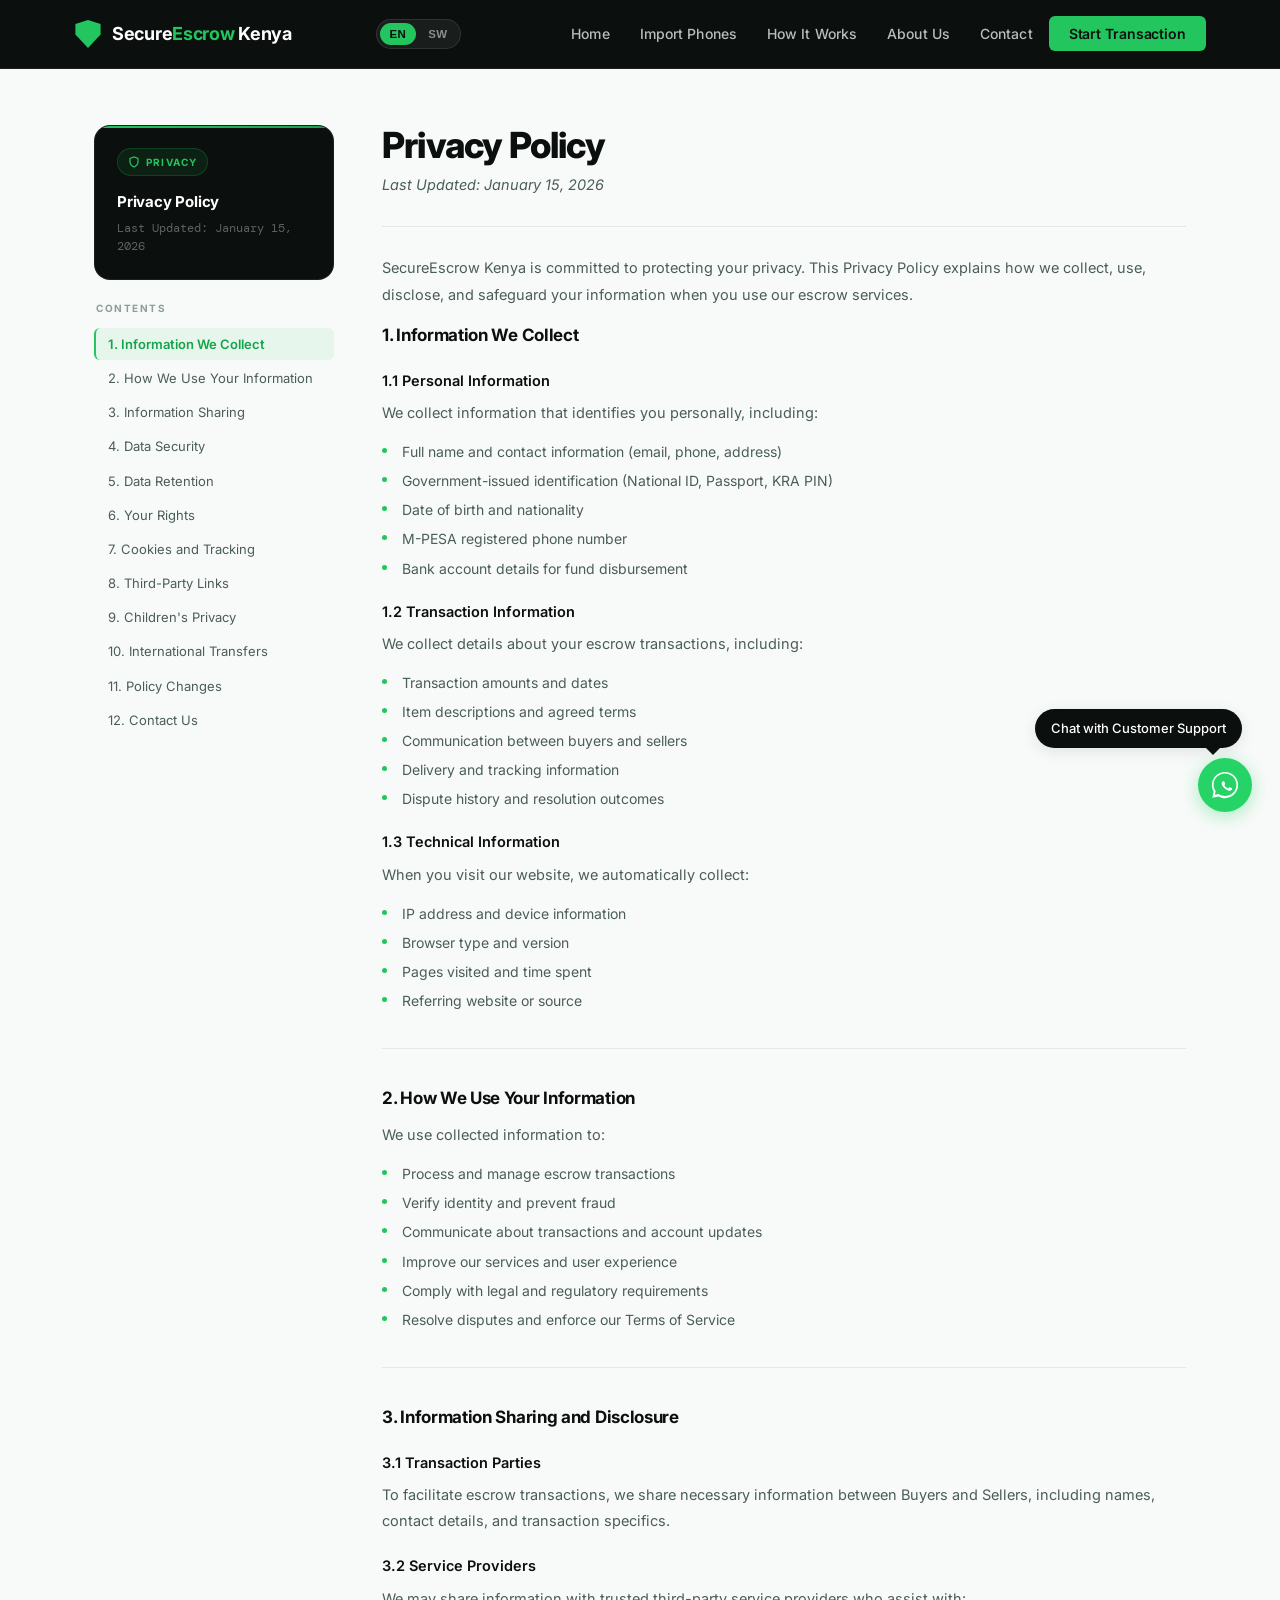
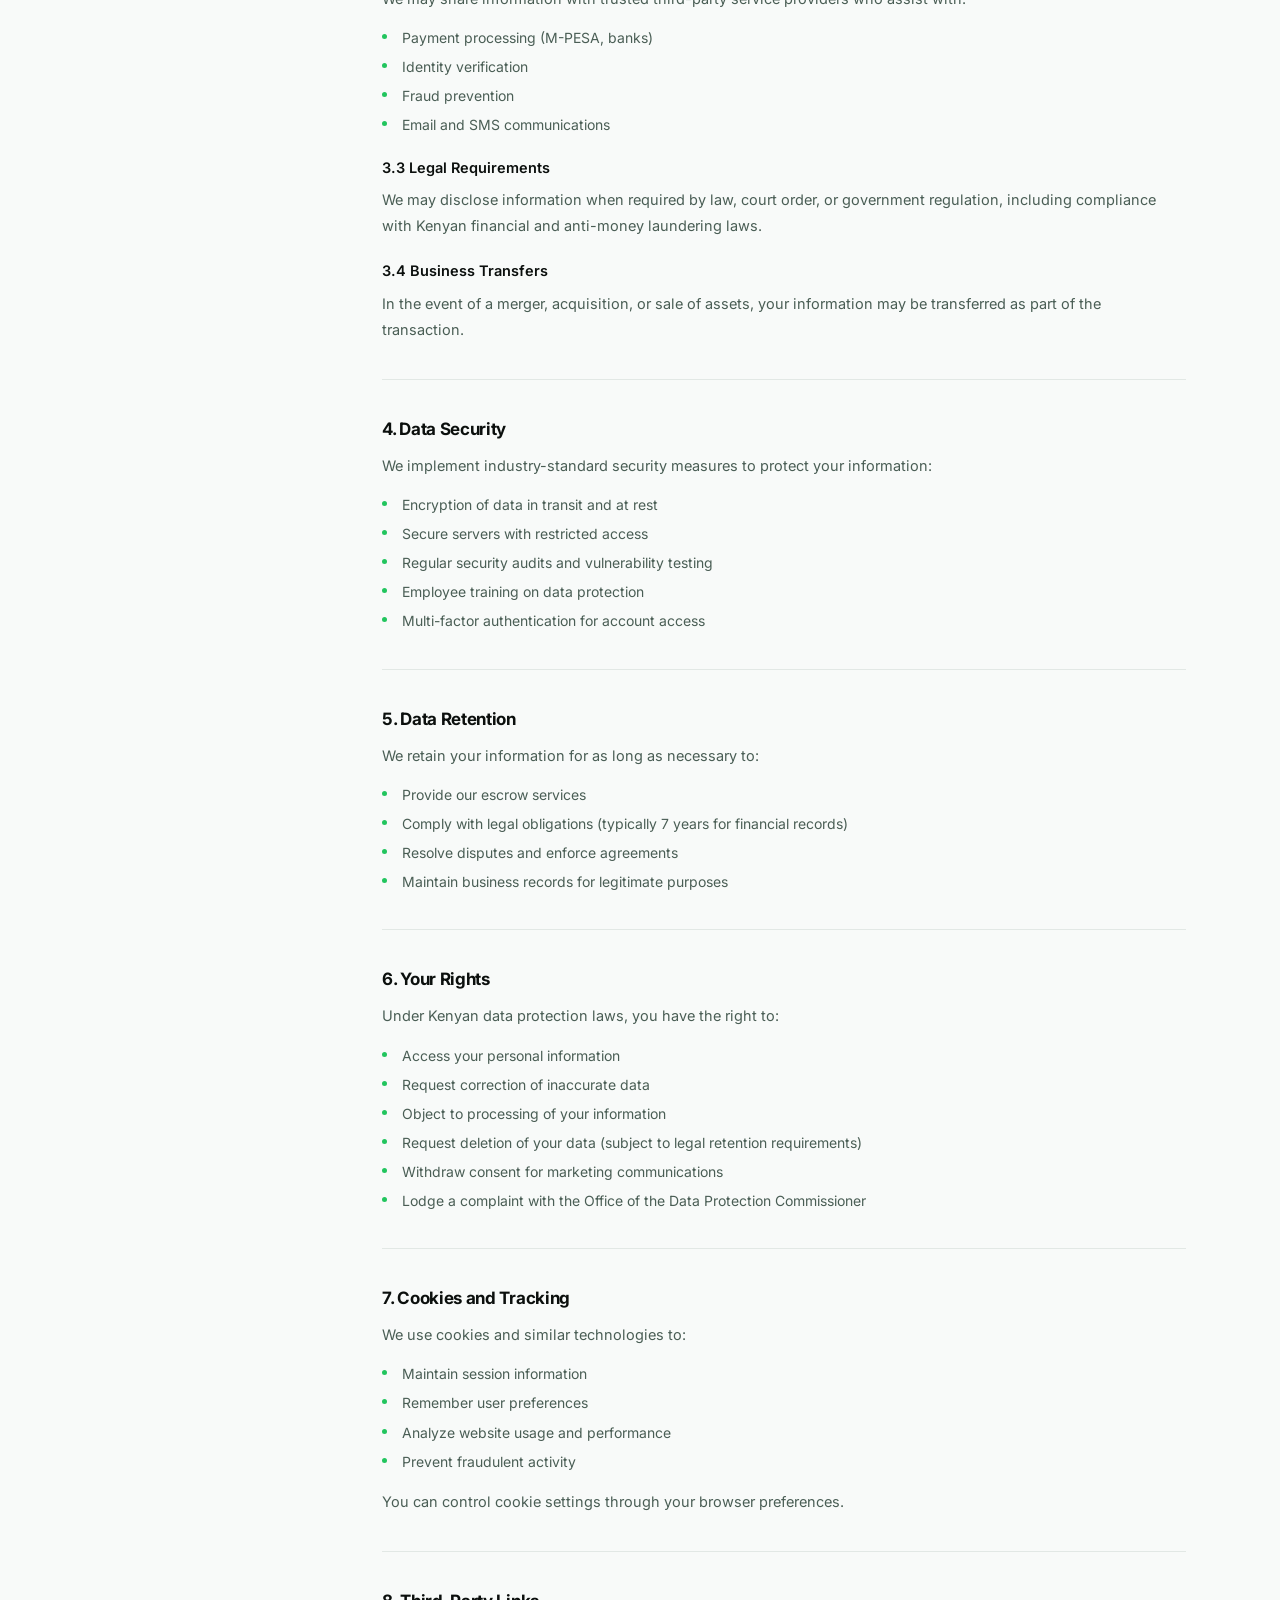
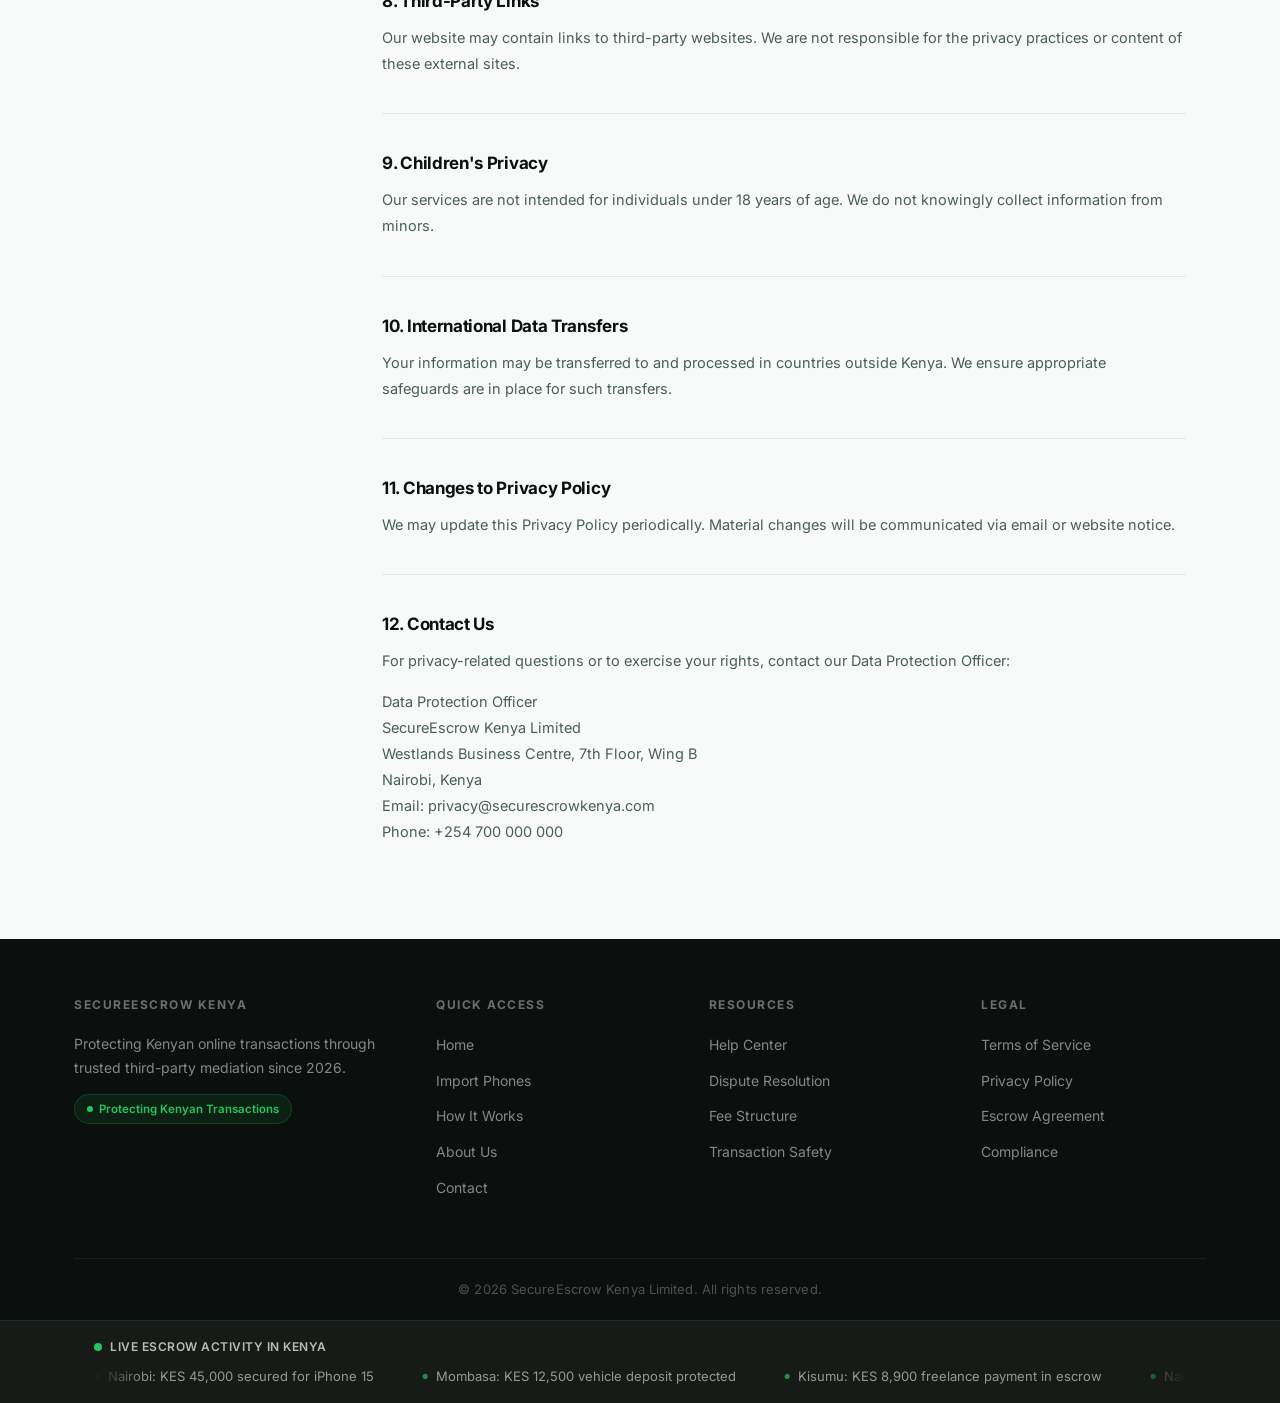
<file: privacy-policy.html>
<!DOCTYPE html>
<html lang="en">

<head>
    <meta charset="UTF-8">
    <meta name="viewport" content="width=device-width, initial-scale=1.0">
    <title>Privacy Policy | SecureEscrow Kenya</title>
    <meta name="description" content="Privacy Policy for SecureEscrow Kenya. Learn how we collect, use, and protect your personal information in compliance with Kenyan data protection law.">
    <meta name="robots" content="index, follow">
    <link rel="canonical" href="https://securescrowkenya.com/privacy-policy.html">
    <link rel="stylesheet" href="style.css?v=5">
    <link rel="icon" href="favicon.ico" sizes="any">
    <link rel="icon" href="favicon-files/favicon-32x32.png" type="image/png" sizes="32x32">
    <link rel="icon" href="favicon-files/favicon-16x16.png" type="image/png" sizes="16x16">
    <link rel="apple-touch-icon" href="favicon-files/apple-touch-icon.png">
    <link rel="manifest" href="site.webmanifest">
    <style>
        /* Legal page layout */
        .legal-layout {
            display: grid;
            grid-template-columns: 240px 1fr;
            gap: 48px;
            align-items: start;
            padding: 56px 0 80px;
        }
        .legal-sidebar {
            position: sticky;
            top: 88px;
        }
        .legal-doc-meta {
            background: var(--ink);
            border-radius: var(--radius-lg);
            padding: 22px;
            margin-bottom: 20px;
            border: 1px solid var(--border-dark);
            position: relative;
            overflow: hidden;
        }
        .legal-doc-meta::before {
            content: '';
            position: absolute;
            top: 0; left: 0; right: 0;
            height: 2px;
            background: linear-gradient(90deg, var(--green), var(--green-dark));
        }
        .doc-badge {
            display: inline-flex;
            align-items: center;
            gap: 6px;
            font-size: 10px;
            font-weight: 700;
            letter-spacing: 1.2px;
            text-transform: uppercase;
            color: var(--green);
            background: rgba(34,197,94,0.1);
            border: 1px solid rgba(34,197,94,0.2);
            padding: 5px 10px;
            border-radius: var(--radius-pill);
            margin-bottom: 14px;
        }
        .doc-badge svg { flex-shrink: 0; }
        .doc-title-small {
            font-size: 15px;
            font-weight: 700;
            color: #fff;
            margin-bottom: 6px;
            letter-spacing: -0.2px;
        }
        .doc-updated {
            font-size: 11.5px;
            color: rgba(255,255,255,0.35);
            font-family: var(--font-mono);
        }
        .toc-heading {
            font-size: 10px;
            font-weight: 700;
            letter-spacing: 1.5px;
            text-transform: uppercase;
            color: var(--text-muted);
            margin-bottom: 12px;
            padding-left: 2px;
        }
        .toc-list {
            list-style: none;
            display: flex;
            flex-direction: column;
            gap: 2px;
        }
        .toc-link {
            display: block;
            font-size: 13px;
            color: var(--text-secondary);
            text-decoration: none;
            padding: 7px 12px;
            border-radius: var(--radius-sm);
            border-left: 2px solid transparent;
            transition: all var(--transition);
            line-height: 1.4;
        }
        .toc-link:hover {
            color: var(--green-dark);
            background: var(--green-dim);
            border-left-color: var(--green);
        }
        .toc-link.active {
            color: var(--green-dark);
            background: var(--green-dim);
            border-left-color: var(--green);
            font-weight: 600;
        }
        .legal-body {
            min-width: 0;
        }
        .legal-body h1.page-title {
            margin-bottom: 6px;
        }
        .legal-body .last-updated {
            margin-bottom: 28px;
            padding-bottom: 28px;
            border-bottom: 1px solid var(--border);
        }
        .legal-body h2 {
            font-size: 17px;
            font-weight: 700;
            color: var(--text-primary);
            margin: 36px 0 10px;
            padding-top: 36px;
            border-top: 1px solid var(--border);
            letter-spacing: -0.3px;
            scroll-margin-top: 88px;
        }
        .legal-body h2:first-of-type {
            margin-top: 0;
            padding-top: 0;
            border-top: none;
        }
        .legal-body h3 {
            font-size: 14.5px;
            font-weight: 600;
            color: var(--text-primary);
            margin: 20px 0 8px;
        }
        .legal-body p {
            font-size: 14.5px;
            color: var(--text-secondary);
            margin-bottom: 14px;
            line-height: 1.8;
        }
        .legal-body ul {
            margin: 8px 0 16px 0;
            list-style: none;
            display: flex;
            flex-direction: column;
            gap: 6px;
        }
        .legal-body ul li {
            font-size: 14px;
            color: var(--text-secondary);
            padding-left: 20px;
            position: relative;
            line-height: 1.65;
        }
        .legal-body ul li::before {
            content: '';
            position: absolute;
            left: 0;
            top: 8px;
            width: 5px;
            height: 5px;
            background: var(--green);
            border-radius: 50%;
            flex-shrink: 0;
        }
        .legal-body ul li strong {
            color: var(--text-primary);
            font-weight: 600;
        }
        .agreement-notice {
            background: #f0fdf6;
            border: 1px solid rgba(34,197,94,0.2);
            border-left: 3px solid var(--green);
            border-radius: var(--radius-md);
            padding: 16px 18px;
            margin-bottom: 28px;
        }
        .agreement-notice p {
            margin: 0;
            font-size: 14px;
            color: #166534;
        }
        @media (max-width: 900px) {
            .legal-layout {
                grid-template-columns: 1fr;
                gap: 32px;
                padding: 40px 0 64px;
            }
            .legal-sidebar { position: static; }
        }
        @media (max-width: 575px) {
            .legal-layout { padding: 28px 0 48px; gap: 24px; }
            .legal-body h2 { font-size: 15px; }
        }
    </style>
</head>

<body>
    <div class="page-loader" id="pageLoader">
        <div class="loader-particle"></div>
        <div class="loader-particle"></div>
        <div class="loader-particle"></div>
        <div class="loader-content">
            <div class="loader-shield">
                <svg viewBox="0 0 80 80" fill="none" xmlns="http://www.w3.org/2000/svg">
                    <path class="shield-bg-fill" d="M40 6L12 17v18c0 14 28 31 28 31s28-17 28-31V17L40 6z" fill="rgba(34,197,94,0.07)"/>
                    <path class="shield-outline" d="M40 6L12 17v18c0 14 28 31 28 31s28-17 28-31V17L40 6z" fill="none" stroke="rgba(34,197,94,0.35)" stroke-width="1.5" stroke-linejoin="round"/>
                    <path class="shield-inner" d="M40 6L12 17v18c0 14 28 31 28 31s28-17 28-31V17L40 6z" fill="none" stroke="#22c55e" stroke-width="2" stroke-linejoin="round"/>
                    <path class="shield-check" d="M27 40l10 10 20-18" fill="none" stroke="#22c55e" stroke-width="3" stroke-linecap="round" stroke-linejoin="round"/>
                </svg>
            </div>
            <div class="loader-text">
                <span class="loader-brand">Secure<span>Escrow</span> Kenya</span>
                <span class="loader-tagline" data-i18n="common.loader.tagline">Securing Your Transaction</span>
            </div>
            <div class="loader-progress"><div class="loader-progress-fill"></div></div>
            <span class="loader-status" id="loaderStatus" data-i18n="common.loader.initializing">Initializing secure environment…</span>
        </div>
    </div>

    <div class="app-wrapper">
        <header class="site-header">
            <div class="header-container">
                <div class="header-brand">
                    <a href="index.html" class="brand-link">
                        <span class="brand-text">Secure<span class="brand-accent">Escrow</span> Kenya</span>
                    </a>
                </div>
                <div class="mobile-menu-toggle" id="menuToggle">
                    <span class="toggle-bar"></span>
                    <span class="toggle-bar"></span>
                    <span class="toggle-bar"></span>
                </div>
                <div class="sidebar-overlay" id="sidebarOverlay"></div>
                <nav class="mobile-sidebar" id="mobileSidebar">
                    <ul class="sidebar-nav">
                        <li class="nav-item"><a href="index.html" class="nav-link" data-i18n="common.nav.home">Home</a></li>

<li class="nav-item"><a href="import.html" class="nav-link" data-i18n="common.nav.import">Import Phones</a></li>
                        <li class="nav-item"><a href="how.html" class="nav-link" data-i18n="common.nav.how">How It Works</a></li>
                        <li class="nav-item"><a href="about.html" class="nav-link" data-i18n="common.nav.about">About Us</a></li>
                        <li class="nav-item"><a href="contact.html" class="nav-link" data-i18n="common.nav.contact">Contact</a></li>
                        <li class="nav-item nav-item-cta"><a href="index.html#start-escrow" class="nav-button" data-i18n="common.nav.startTransaction">Start Transaction</a></li>
                    </ul>
                </nav>
                <nav class="primary-nav">
                    <ul class="nav-list">
                        <li class="nav-item"><a href="index.html" class="nav-link" data-i18n="common.nav.home">Home</a></li>

<li class="nav-item"><a href="import.html" class="nav-link" data-i18n="common.nav.import">Import Phones</a></li>
                        <li class="nav-item"><a href="how.html" class="nav-link" data-i18n="common.nav.how">How It Works</a></li>
                        <li class="nav-item"><a href="about.html" class="nav-link" data-i18n="common.nav.about">About Us</a></li>
                        <li class="nav-item"><a href="contact.html" class="nav-link" data-i18n="common.nav.contact">Contact</a></li>
                        <li class="nav-item nav-item-cta"><a href="index.html#start-escrow" class="nav-button" data-i18n="common.nav.startTransaction">Start Transaction</a></li>
                    </ul>
                </nav>
            </div>
        </header>

        <main class="page-content">
            <div class="container">
                <div class="legal-layout">

                    <!-- Sidebar -->
                    <aside class="legal-sidebar">
                        <div class="legal-doc-meta">
                            <div class="doc-badge">
                                <svg width="12" height="12" viewBox="0 0 24 24" fill="none" stroke="currentColor" stroke-width="2.5">
                                    <path d="M12 22s8-4 8-10V5l-8-3-8 3v7c0 6 8 10 8 10z"></path>
                                </svg>
                                Privacy
                            </div>
                            <div class="doc-title-small">Privacy Policy</div>
                            <div class="doc-updated">Last Updated: January 15, 2026</div>
                        </div>
                        <div class="toc-heading">Contents</div>
                        <ul class="toc-list" id="tocList">
                    <li><a href="#collect" class="toc-link">1. Information We Collect</a></li>
                    <li><a href="#use" class="toc-link">2. How We Use Your Information</a></li>
                    <li><a href="#sharing" class="toc-link">3. Information Sharing</a></li>
                    <li><a href="#security" class="toc-link">4. Data Security</a></li>
                    <li><a href="#retention" class="toc-link">5. Data Retention</a></li>
                    <li><a href="#rights" class="toc-link">6. Your Rights</a></li>
                    <li><a href="#cookies" class="toc-link">7. Cookies and Tracking</a></li>
                    <li><a href="#third-party" class="toc-link">8. Third-Party Links</a></li>
                    <li><a href="#children" class="toc-link">9. Children's Privacy</a></li>
                    <li><a href="#transfers" class="toc-link">10. International Transfers</a></li>
                    <li><a href="#changes" class="toc-link">11. Policy Changes</a></li>
                    <li><a href="#contact" class="toc-link">12. Contact Us</a></li>
                        </ul>
                    </aside>

                    <!-- Body -->
                    <div class="legal-body">
                        <h1 class="page-title" data-i18n="legal.privacyTitle">Privacy Policy</h1>
                        <div class="legal-notice" data-i18n="legal.pendingNotice">Tafsiri kamili ya Kiswahili ya maandishi haya ya kisheria bado inaandaliwa na inasubiri ukaguzi wa kitaalamu. Toleo la Kiingereza hapa chini ndilo linalotumika kisheria kwa sasa.</div>
                        <p class="last-updated">Last Updated: January 15, 2026</p>

                        <p>SecureEscrow Kenya is committed to protecting your privacy. This Privacy Policy explains how we collect, use, disclose, and safeguard your information when you use our escrow services.</p>

                        <h2 id="collect">1. Information We Collect</h2>
                        <h3>1.1 Personal Information</h3>
                        <p>We collect information that identifies you personally, including:</p>
                        <ul>
                            <li>Full name and contact information (email, phone, address)</li>
                            <li>Government-issued identification (National ID, Passport, KRA PIN)</li>
                            <li>Date of birth and nationality</li>
                            <li>M-PESA registered phone number</li>
                            <li>Bank account details for fund disbursement</li>
                        </ul>
                        <h3>1.2 Transaction Information</h3>
                        <p>We collect details about your escrow transactions, including:</p>
                        <ul>
                            <li>Transaction amounts and dates</li>
                            <li>Item descriptions and agreed terms</li>
                            <li>Communication between buyers and sellers</li>
                            <li>Delivery and tracking information</li>
                            <li>Dispute history and resolution outcomes</li>
                        </ul>
                        <h3>1.3 Technical Information</h3>
                        <p>When you visit our website, we automatically collect:</p>
                        <ul>
                            <li>IP address and device information</li>
                            <li>Browser type and version</li>
                            <li>Pages visited and time spent</li>
                            <li>Referring website or source</li>
                        </ul>

                        <h2 id="use">2. How We Use Your Information</h2>
                        <p>We use collected information to:</p>
                        <ul>
                            <li>Process and manage escrow transactions</li>
                            <li>Verify identity and prevent fraud</li>
                            <li>Communicate about transactions and account updates</li>
                            <li>Improve our services and user experience</li>
                            <li>Comply with legal and regulatory requirements</li>
                            <li>Resolve disputes and enforce our Terms of Service</li>
                        </ul>

                        <h2 id="sharing">3. Information Sharing and Disclosure</h2>
                        <h3>3.1 Transaction Parties</h3>
                        <p>To facilitate escrow transactions, we share necessary information between Buyers and Sellers, including names, contact details, and transaction specifics.</p>
                        <h3>3.2 Service Providers</h3>
                        <p>We may share information with trusted third-party service providers who assist with:</p>
                        <ul>
                            <li>Payment processing (M-PESA, banks)</li>
                            <li>Identity verification</li>
                            <li>Fraud prevention</li>
                            <li>Email and SMS communications</li>
                        </ul>
                        <h3>3.3 Legal Requirements</h3>
                        <p>We may disclose information when required by law, court order, or government regulation, including compliance with Kenyan financial and anti-money laundering laws.</p>
                        <h3>3.4 Business Transfers</h3>
                        <p>In the event of a merger, acquisition, or sale of assets, your information may be transferred as part of the transaction.</p>

                        <h2 id="security">4. Data Security</h2>
                        <p>We implement industry-standard security measures to protect your information:</p>
                        <ul>
                            <li>Encryption of data in transit and at rest</li>
                            <li>Secure servers with restricted access</li>
                            <li>Regular security audits and vulnerability testing</li>
                            <li>Employee training on data protection</li>
                            <li>Multi-factor authentication for account access</li>
                        </ul>

                        <h2 id="retention">5. Data Retention</h2>
                        <p>We retain your information for as long as necessary to:</p>
                        <ul>
                            <li>Provide our escrow services</li>
                            <li>Comply with legal obligations (typically 7 years for financial records)</li>
                            <li>Resolve disputes and enforce agreements</li>
                            <li>Maintain business records for legitimate purposes</li>
                        </ul>

                        <h2 id="rights">6. Your Rights</h2>
                        <p>Under Kenyan data protection laws, you have the right to:</p>
                        <ul>
                            <li>Access your personal information</li>
                            <li>Request correction of inaccurate data</li>
                            <li>Object to processing of your information</li>
                            <li>Request deletion of your data (subject to legal retention requirements)</li>
                            <li>Withdraw consent for marketing communications</li>
                            <li>Lodge a complaint with the Office of the Data Protection Commissioner</li>
                        </ul>

                        <h2 id="cookies">7. Cookies and Tracking</h2>
                        <p>We use cookies and similar technologies to:</p>
                        <ul>
                            <li>Maintain session information</li>
                            <li>Remember user preferences</li>
                            <li>Analyze website usage and performance</li>
                            <li>Prevent fraudulent activity</li>
                        </ul>
                        <p>You can control cookie settings through your browser preferences.</p>

                        <h2 id="third-party">8. Third-Party Links</h2>
                        <p>Our website may contain links to third-party websites. We are not responsible for the privacy practices or content of these external sites.</p>

                        <h2 id="children">9. Children's Privacy</h2>
                        <p>Our services are not intended for individuals under 18 years of age. We do not knowingly collect information from minors.</p>

                        <h2 id="transfers">10. International Data Transfers</h2>
                        <p>Your information may be transferred to and processed in countries outside Kenya. We ensure appropriate safeguards are in place for such transfers.</p>

                        <h2 id="changes">11. Changes to Privacy Policy</h2>
                        <p>We may update this Privacy Policy periodically. Material changes will be communicated via email or website notice.</p>

                        <h2 id="contact">12. Contact Us</h2>
                        <p>For privacy-related questions or to exercise your rights, contact our Data Protection Officer:</p>
                        <p>Data Protection Officer<br>SecureEscrow Kenya Limited<br>Westlands Business Centre, 7th Floor, Wing B<br>Nairobi, Kenya<br>Email: privacy@securescrowkenya.com<br>Phone: +254 700 000 000</p>

                    </div>

                </div>
            </div>
        </main>

        <footer class="site-footer">
            <div class="footer-container">
                <div class="footer-grid">
                    <div class="footer-column">
                        <h4 class="footer-heading" data-i18n="common.footer.brandHeading">SecureEscrow Kenya</h4>
                        <p class="footer-text" data-i18n="common.footer.tagline">Protecting Kenyan online transactions through trusted third-party mediation since 2026.</p>
                        <p class="footer-badge" data-i18n="common.footer.badge">Licensed and Regulated</p>
                    </div>
                    <div class="footer-column">
                        <h4 class="footer-heading" data-i18n="common.footer.quickAccess">Quick Access</h4>
                        <ul class="footer-links">
                            <li><a href="index.html" data-i18n="common.nav.home">Home</a></li>
<li><a href="import.html" data-i18n="common.nav.import">Import Phones</a></li>
                            <li><a href="how.html" data-i18n="common.nav.how">How It Works</a></li>
                            <li><a href="about.html" data-i18n="common.nav.about">About Us</a></li>
                            <li><a href="contact.html" data-i18n="common.nav.contact">Contact</a></li>
                        </ul>
                    </div>
                    <div class="footer-column">
                        <h4 class="footer-heading" data-i18n="common.footer.resources">Resources</h4>
                        <ul class="footer-links">
                            <li><a href="#" data-i18n="common.footer.helpCenter">Help Center</a></li>
                            <li><a href="#" data-i18n="common.footer.dispute">Dispute Resolution</a></li>
                            <li><a href="#" data-i18n="common.footer.feeStructure">Fee Structure</a></li>
                            <li><a href="#" data-i18n="common.footer.transactionSafety">Transaction Safety</a></li>
                        </ul>
                    </div>
                    <div class="footer-column">
                        <h4 class="footer-heading" data-i18n="common.footer.legal">Legal</h4>
                        <ul class="footer-links">
                            <li><a href="terms-of-service.html" data-i18n="common.footer.tos">Terms of Service</a></li>
                            <li><a href="privacy-policy.html" data-i18n="common.footer.privacy">Privacy Policy</a></li>
                            <li><a href="escrow-agreement.html" data-i18n="common.footer.escrowAgreement">Escrow Agreement</a></li>
                            <li><a href="compliance.html" data-i18n="common.footer.compliance">Compliance</a></li>
                        </ul>
                    </div>
                </div>
                <div class="footer-bottom">
                    <p data-i18n="common.footer.copyright">&copy; 2026 SecureEscrow Kenya Limited. All rights reserved.</p>
                </div>
            </div>
            <div class="live-activity">
                <div class="container">
                    <div class="activity-header">
                        <span class="pulse-dot"></span>
                        <span data-i18n="common.ticker.title">Live Escrow Activity in Kenya</span>
                    </div>
                    <div class="ticker-wrapper">
                        <div class="ticker-content" id="activityTicker">
                            <span class="ticker-item">Nairobi: KES 45,000 secured for iPhone 15</span>
                            <span class="ticker-item">Mombasa: KES 12,500 vehicle deposit protected</span>
                            <span class="ticker-item">Kisumu: KES 8,900 freelance payment in escrow</span>
                            <span class="ticker-item">Nakuru: KES 185,000 land purchase secured</span>
                            <span class="ticker-item">Eldoret: KES 32,000 laptop transaction protected</span>
                            <span class="ticker-item">Nairobi: KES 45,000 secured for iPhone 15</span>
                            <span class="ticker-item">Mombasa: KES 12,500 vehicle deposit protected</span>
                            <span class="ticker-item">Kisumu: KES 8,900 freelance payment in escrow</span>
                            <span class="ticker-item">Nakuru: KES 185,000 land purchase secured</span>
                            <span class="ticker-item">Eldoret: KES 32,000 laptop transaction protected</span>
                        </div>
                    </div>
                </div>
            </div>
        </footer>
    </div>

    <script src="translations.js?v=1"></script>

    <script src="i18n.js?v=1"></script>

    <script src="script.js"></script>
    <script>
    (function() {
        var links = document.querySelectorAll('.toc-link');
        var headings = Array.from(document.querySelectorAll('.legal-body h2[id]'));
        if (!links.length || !headings.length) return;
        function onScroll() {
            var scrollY = window.scrollY + 110;
            var active = headings[0];
            headings.forEach(function(h) { if (h.offsetTop <= scrollY) active = h; });
            links.forEach(function(l) {
                l.classList.toggle('active', l.getAttribute('href') === '#' + active.id);
            });
        }
        window.addEventListener('scroll', onScroll, { passive: true });
        onScroll();
    })();
    </script>
</body>
</html>
</file>
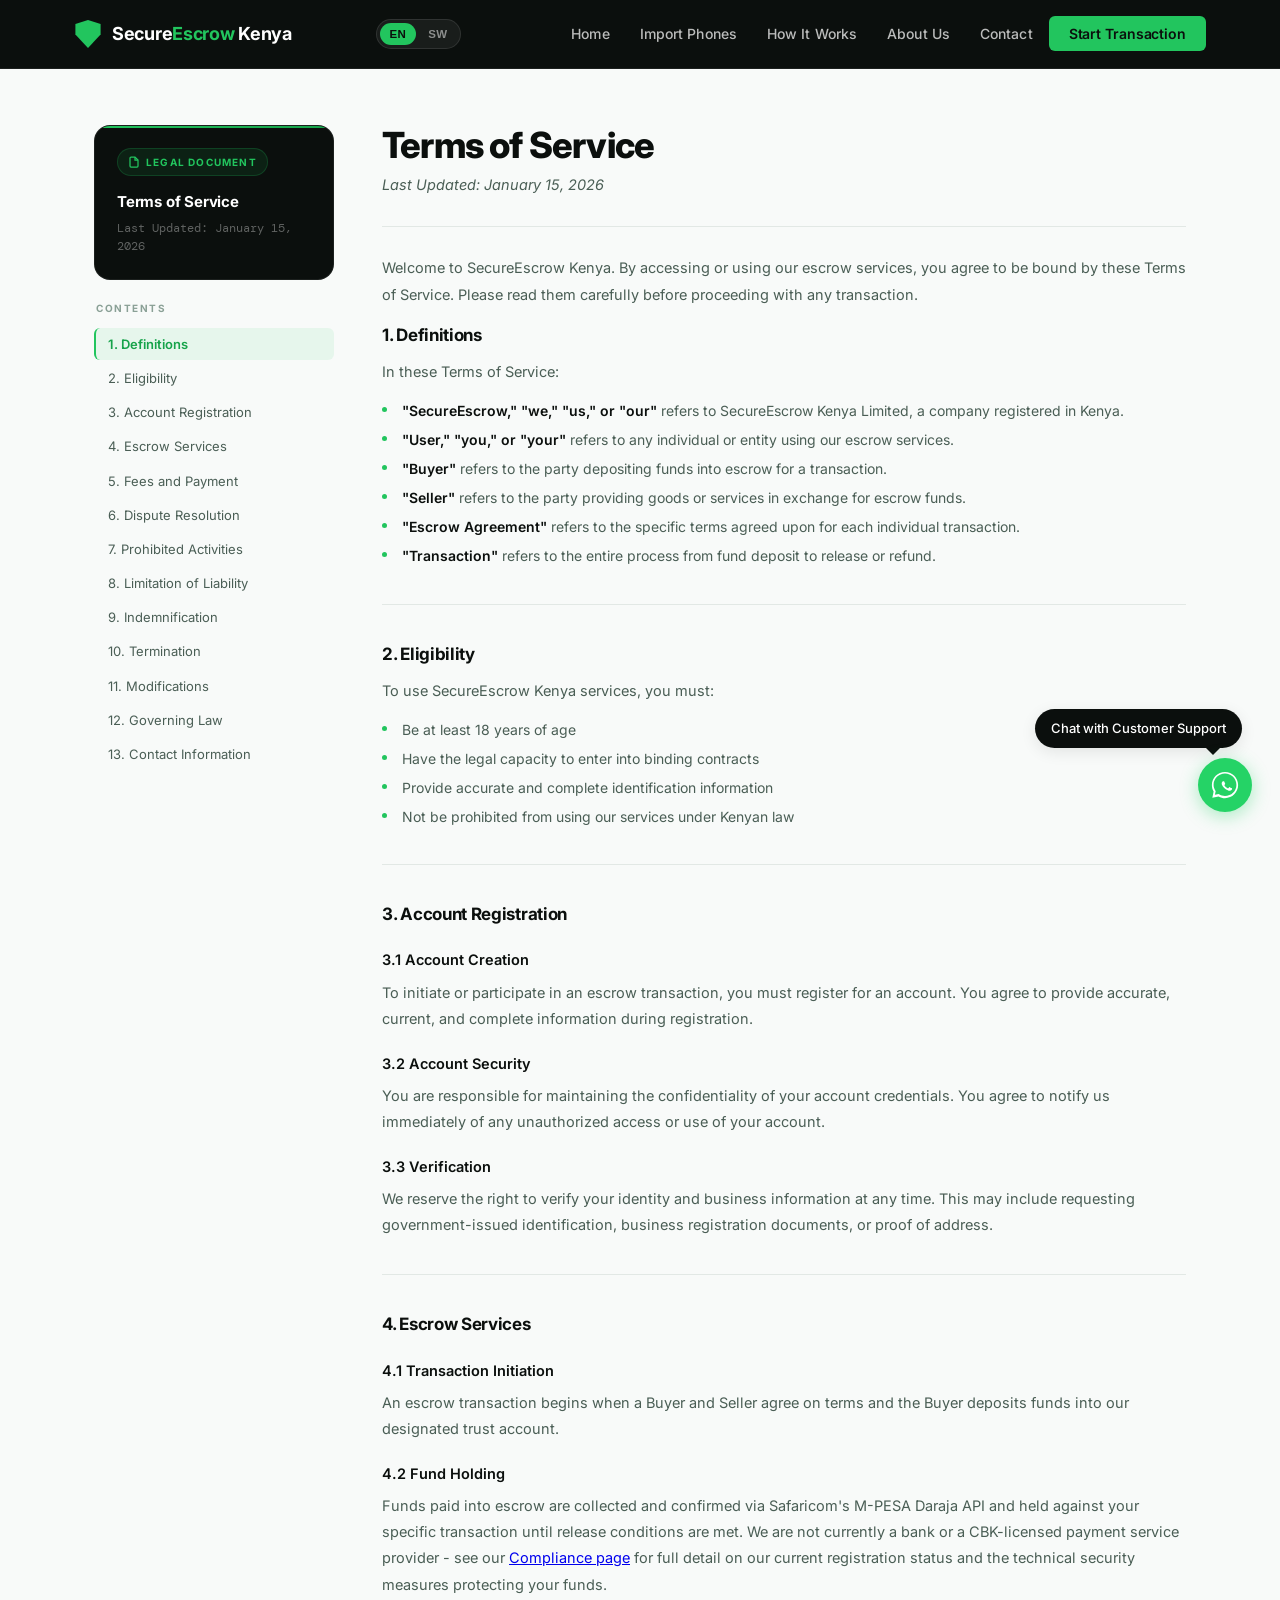
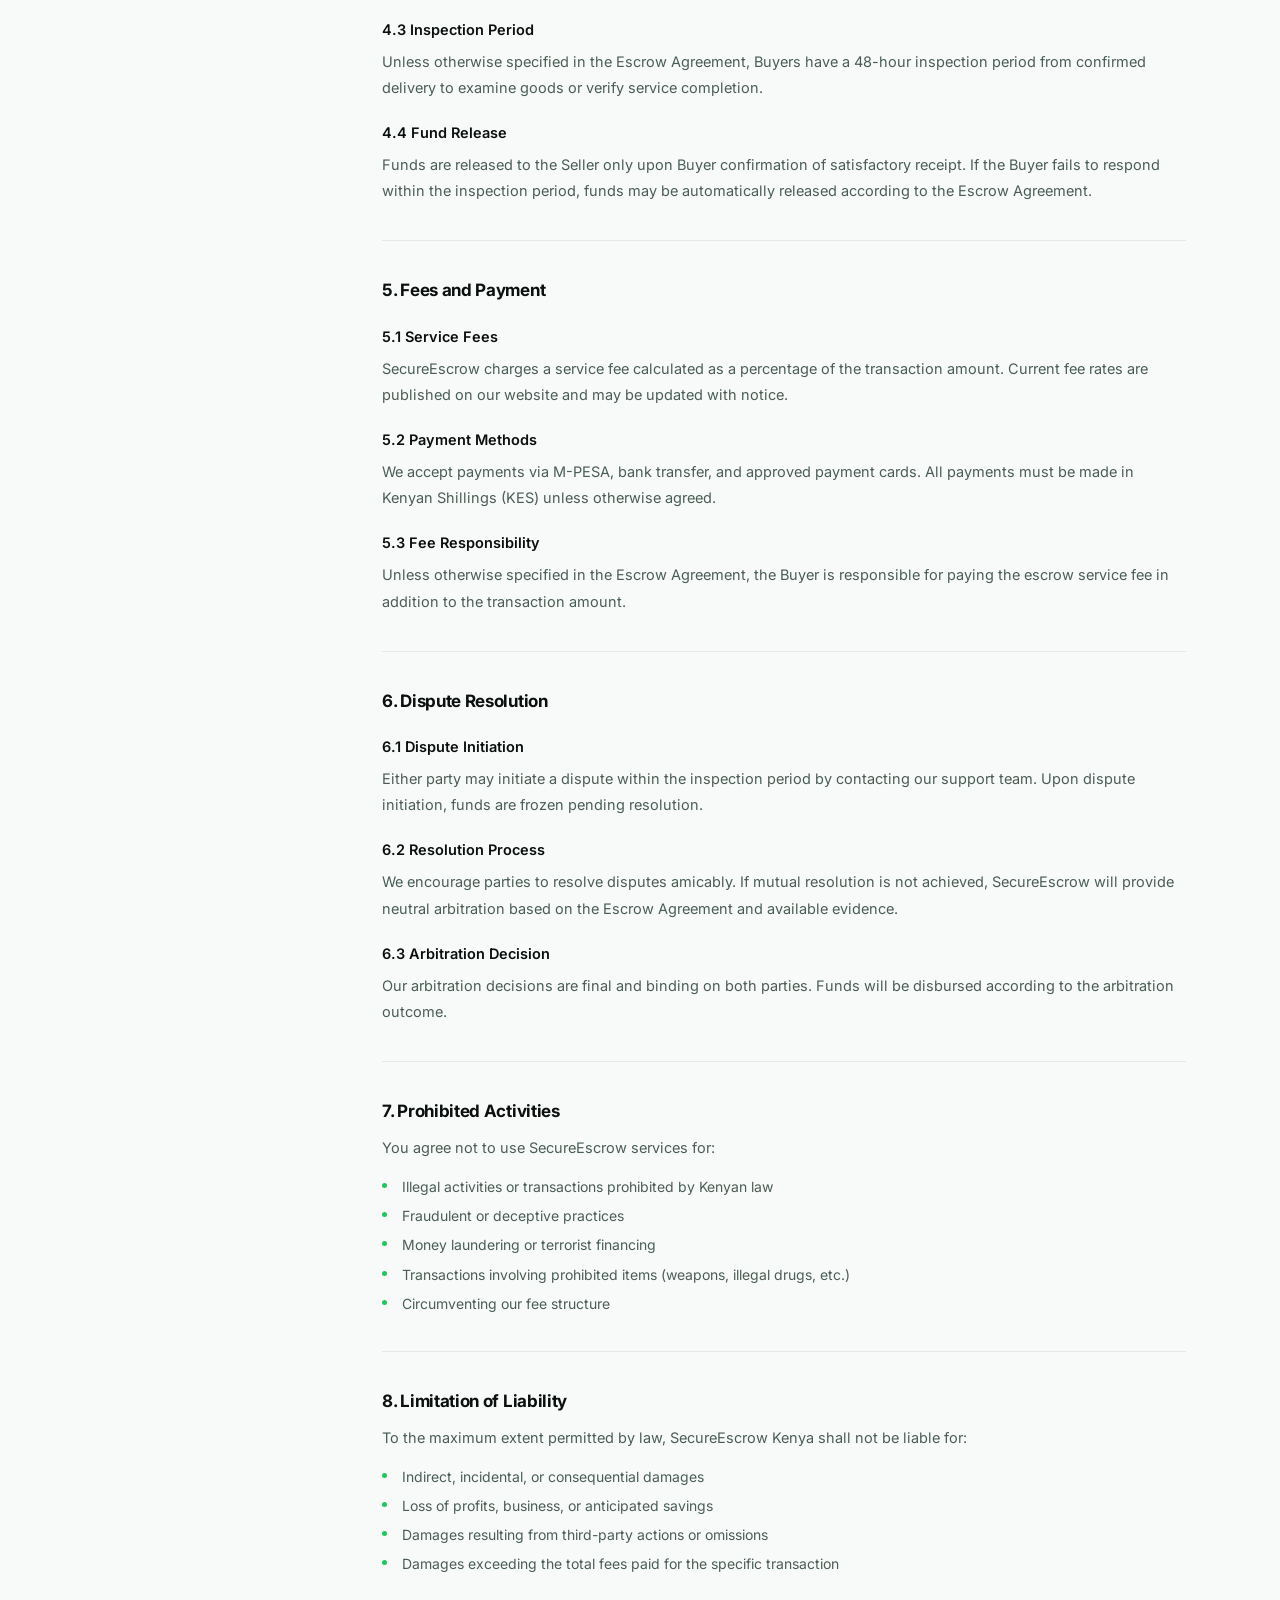
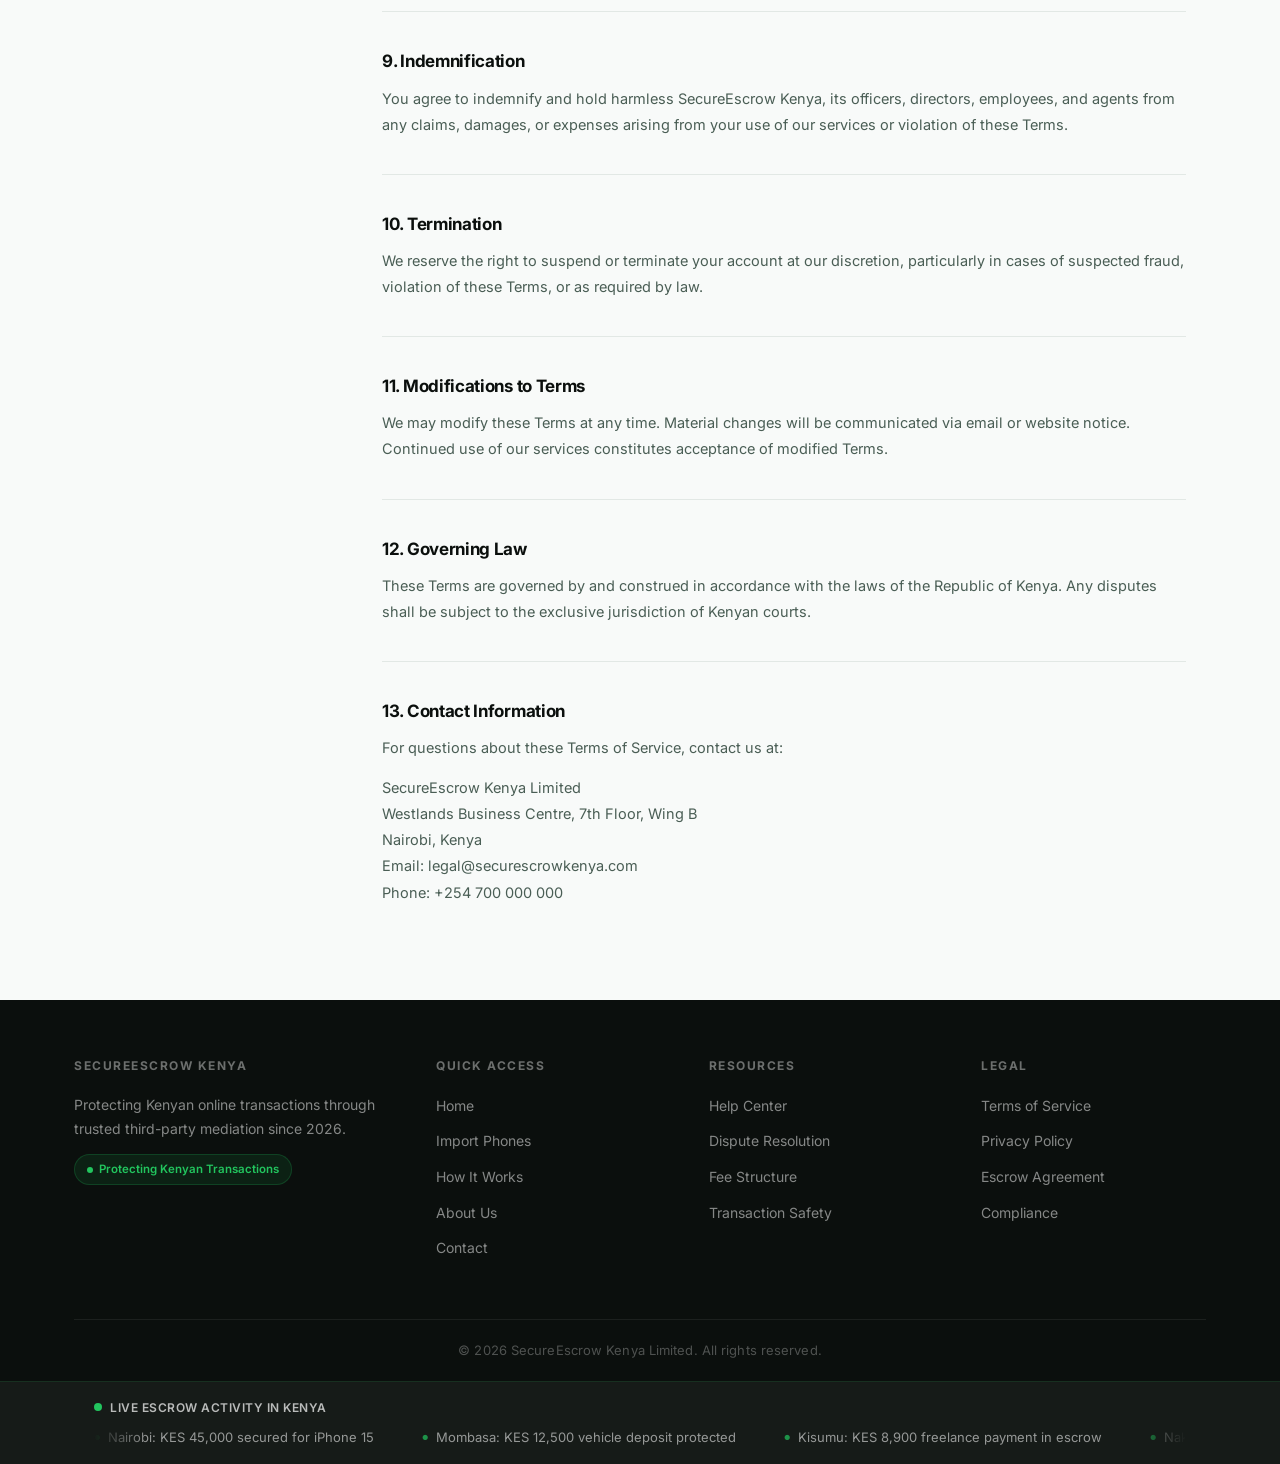
<file: terms-of-service.html>
<!DOCTYPE html>
<html lang="en">

<head>
    <meta charset="UTF-8">
    <meta name="viewport" content="width=device-width, initial-scale=1.0">
    <title>Terms of Service | SecureEscrow Kenya</title>
    <meta name="description" content="Terms of Service governing the use of SecureEscrow Kenya. Read about eligibility, escrow services, fees, dispute resolution, and governing law.">
    <meta name="robots" content="index, follow">
    <link rel="canonical" href="https://securescrowkenya.com/terms-of-service.html">
    <link rel="stylesheet" href="style.css?v=5">
    <link rel="icon" href="favicon.ico" sizes="any">
    <link rel="icon" href="favicon-files/favicon-32x32.png" type="image/png" sizes="32x32">
    <link rel="icon" href="favicon-files/favicon-16x16.png" type="image/png" sizes="16x16">
    <link rel="apple-touch-icon" href="favicon-files/apple-touch-icon.png">
    <link rel="manifest" href="site.webmanifest">
    <style>
        /* Legal page layout */
        .legal-layout {
            display: grid;
            grid-template-columns: 240px 1fr;
            gap: 48px;
            align-items: start;
            padding: 56px 0 80px;
        }
        .legal-sidebar {
            position: sticky;
            top: 88px;
        }
        .legal-doc-meta {
            background: var(--ink);
            border-radius: var(--radius-lg);
            padding: 22px;
            margin-bottom: 20px;
            border: 1px solid var(--border-dark);
            position: relative;
            overflow: hidden;
        }
        .legal-doc-meta::before {
            content: '';
            position: absolute;
            top: 0; left: 0; right: 0;
            height: 2px;
            background: linear-gradient(90deg, var(--green), var(--green-dark));
        }
        .doc-badge {
            display: inline-flex;
            align-items: center;
            gap: 6px;
            font-size: 10px;
            font-weight: 700;
            letter-spacing: 1.2px;
            text-transform: uppercase;
            color: var(--green);
            background: rgba(34,197,94,0.1);
            border: 1px solid rgba(34,197,94,0.2);
            padding: 5px 10px;
            border-radius: var(--radius-pill);
            margin-bottom: 14px;
        }
        .doc-badge svg { flex-shrink: 0; }
        .doc-title-small {
            font-size: 15px;
            font-weight: 700;
            color: #fff;
            margin-bottom: 6px;
            letter-spacing: -0.2px;
        }
        .doc-updated {
            font-size: 11.5px;
            color: rgba(255,255,255,0.35);
            font-family: var(--font-mono);
        }
        .toc-heading {
            font-size: 10px;
            font-weight: 700;
            letter-spacing: 1.5px;
            text-transform: uppercase;
            color: var(--text-muted);
            margin-bottom: 12px;
            padding-left: 2px;
        }
        .toc-list {
            list-style: none;
            display: flex;
            flex-direction: column;
            gap: 2px;
        }
        .toc-link {
            display: block;
            font-size: 13px;
            color: var(--text-secondary);
            text-decoration: none;
            padding: 7px 12px;
            border-radius: var(--radius-sm);
            border-left: 2px solid transparent;
            transition: all var(--transition);
            line-height: 1.4;
        }
        .toc-link:hover {
            color: var(--green-dark);
            background: var(--green-dim);
            border-left-color: var(--green);
        }
        .toc-link.active {
            color: var(--green-dark);
            background: var(--green-dim);
            border-left-color: var(--green);
            font-weight: 600;
        }
        .legal-body {
            min-width: 0;
        }
        .legal-body h1.page-title {
            margin-bottom: 6px;
        }
        .legal-body .last-updated {
            margin-bottom: 28px;
            padding-bottom: 28px;
            border-bottom: 1px solid var(--border);
        }
        .legal-body h2 {
            font-size: 17px;
            font-weight: 700;
            color: var(--text-primary);
            margin: 36px 0 10px;
            padding-top: 36px;
            border-top: 1px solid var(--border);
            letter-spacing: -0.3px;
            scroll-margin-top: 88px;
        }
        .legal-body h2:first-of-type {
            margin-top: 0;
            padding-top: 0;
            border-top: none;
        }
        .legal-body h3 {
            font-size: 14.5px;
            font-weight: 600;
            color: var(--text-primary);
            margin: 20px 0 8px;
        }
        .legal-body p {
            font-size: 14.5px;
            color: var(--text-secondary);
            margin-bottom: 14px;
            line-height: 1.8;
        }
        .legal-body ul {
            margin: 8px 0 16px 0;
            list-style: none;
            display: flex;
            flex-direction: column;
            gap: 6px;
        }
        .legal-body ul li {
            font-size: 14px;
            color: var(--text-secondary);
            padding-left: 20px;
            position: relative;
            line-height: 1.65;
        }
        .legal-body ul li::before {
            content: '';
            position: absolute;
            left: 0;
            top: 8px;
            width: 5px;
            height: 5px;
            background: var(--green);
            border-radius: 50%;
            flex-shrink: 0;
        }
        .legal-body ul li strong {
            color: var(--text-primary);
            font-weight: 600;
        }
        .agreement-notice {
            background: #f0fdf6;
            border: 1px solid rgba(34,197,94,0.2);
            border-left: 3px solid var(--green);
            border-radius: var(--radius-md);
            padding: 16px 18px;
            margin-bottom: 28px;
        }
        .agreement-notice p {
            margin: 0;
            font-size: 14px;
            color: #166534;
        }
        @media (max-width: 900px) {
            .legal-layout {
                grid-template-columns: 1fr;
                gap: 32px;
                padding: 40px 0 64px;
            }
            .legal-sidebar { position: static; }
        }
        @media (max-width: 575px) {
            .legal-layout { padding: 28px 0 48px; gap: 24px; }
            .legal-body h2 { font-size: 15px; }
        }
    </style>
</head>

<body>
    <div class="page-loader" id="pageLoader">
        <div class="loader-particle"></div>
        <div class="loader-particle"></div>
        <div class="loader-particle"></div>
        <div class="loader-content">
            <div class="loader-shield">
                <svg viewBox="0 0 80 80" fill="none" xmlns="http://www.w3.org/2000/svg">
                    <path class="shield-bg-fill" d="M40 6L12 17v18c0 14 28 31 28 31s28-17 28-31V17L40 6z" fill="rgba(34,197,94,0.07)"/>
                    <path class="shield-outline" d="M40 6L12 17v18c0 14 28 31 28 31s28-17 28-31V17L40 6z" fill="none" stroke="rgba(34,197,94,0.35)" stroke-width="1.5" stroke-linejoin="round"/>
                    <path class="shield-inner" d="M40 6L12 17v18c0 14 28 31 28 31s28-17 28-31V17L40 6z" fill="none" stroke="#22c55e" stroke-width="2" stroke-linejoin="round"/>
                    <path class="shield-check" d="M27 40l10 10 20-18" fill="none" stroke="#22c55e" stroke-width="3" stroke-linecap="round" stroke-linejoin="round"/>
                </svg>
            </div>
            <div class="loader-text">
                <span class="loader-brand">Secure<span>Escrow</span> Kenya</span>
                <span class="loader-tagline" data-i18n="common.loader.tagline">Securing Your Transaction</span>
            </div>
            <div class="loader-progress"><div class="loader-progress-fill"></div></div>
            <span class="loader-status" id="loaderStatus" data-i18n="common.loader.initializing">Initializing secure environment…</span>
        </div>
    </div>

    <div class="app-wrapper">
        <header class="site-header">
            <div class="header-container">
                <div class="header-brand">
                    <a href="index.html" class="brand-link">
                        <span class="brand-text">Secure<span class="brand-accent">Escrow</span> Kenya</span>
                    </a>
                </div>
                <div class="mobile-menu-toggle" id="menuToggle">
                    <span class="toggle-bar"></span>
                    <span class="toggle-bar"></span>
                    <span class="toggle-bar"></span>
                </div>
                <div class="sidebar-overlay" id="sidebarOverlay"></div>
                <nav class="mobile-sidebar" id="mobileSidebar">
                    <ul class="sidebar-nav">
                        <li class="nav-item"><a href="index.html" class="nav-link" data-i18n="common.nav.home">Home</a></li>

<li class="nav-item"><a href="import.html" class="nav-link" data-i18n="common.nav.import">Import Phones</a></li>
                        <li class="nav-item"><a href="how.html" class="nav-link" data-i18n="common.nav.how">How It Works</a></li>
                        <li class="nav-item"><a href="about.html" class="nav-link" data-i18n="common.nav.about">About Us</a></li>
                        <li class="nav-item"><a href="contact.html" class="nav-link" data-i18n="common.nav.contact">Contact</a></li>
                        <li class="nav-item nav-item-cta"><a href="index.html#start-escrow" class="nav-button" data-i18n="common.nav.startTransaction">Start Transaction</a></li>
                    </ul>
                </nav>
                <nav class="primary-nav">
                    <ul class="nav-list">
                        <li class="nav-item"><a href="index.html" class="nav-link" data-i18n="common.nav.home">Home</a></li>

<li class="nav-item"><a href="import.html" class="nav-link" data-i18n="common.nav.import">Import Phones</a></li>
                        <li class="nav-item"><a href="how.html" class="nav-link" data-i18n="common.nav.how">How It Works</a></li>
                        <li class="nav-item"><a href="about.html" class="nav-link" data-i18n="common.nav.about">About Us</a></li>
                        <li class="nav-item"><a href="contact.html" class="nav-link" data-i18n="common.nav.contact">Contact</a></li>
                        <li class="nav-item nav-item-cta"><a href="index.html#start-escrow" class="nav-button" data-i18n="common.nav.startTransaction">Start Transaction</a></li>
                    </ul>
                </nav>
            </div>
        </header>

        <main class="page-content">
            <div class="container">
                <div class="legal-layout">

                    <!-- Sidebar -->
                    <aside class="legal-sidebar">
                        <div class="legal-doc-meta">
                            <div class="doc-badge">
                                <svg width="12" height="12" viewBox="0 0 24 24" fill="none" stroke="currentColor" stroke-width="2.5">
                                    <path d="M14 2H6a2 2 0 0 0-2 2v16a2 2 0 0 0 2 2h12a2 2 0 0 0 2-2V8z"></path><polyline points="14 2 14 8 20 8"></polyline>
                                </svg>
                                Legal Document
                            </div>
                            <div class="doc-title-small">Terms of Service</div>
                            <div class="doc-updated">Last Updated: January 15, 2026</div>
                        </div>
                        <div class="toc-heading">Contents</div>
                        <ul class="toc-list" id="tocList">
                    <li><a href="#definitions" class="toc-link">1. Definitions</a></li>
                    <li><a href="#eligibility" class="toc-link">2. Eligibility</a></li>
                    <li><a href="#account" class="toc-link">3. Account Registration</a></li>
                    <li><a href="#services" class="toc-link">4. Escrow Services</a></li>
                    <li><a href="#fees" class="toc-link">5. Fees and Payment</a></li>
                    <li><a href="#disputes" class="toc-link">6. Dispute Resolution</a></li>
                    <li><a href="#prohibited" class="toc-link">7. Prohibited Activities</a></li>
                    <li><a href="#liability" class="toc-link">8. Limitation of Liability</a></li>
                    <li><a href="#indemnification" class="toc-link">9. Indemnification</a></li>
                    <li><a href="#termination" class="toc-link">10. Termination</a></li>
                    <li><a href="#modifications" class="toc-link">11. Modifications</a></li>
                    <li><a href="#governing" class="toc-link">12. Governing Law</a></li>
                    <li><a href="#contact" class="toc-link">13. Contact Information</a></li>
                        </ul>
                    </aside>

                    <!-- Body -->
                    <div class="legal-body">
                        <h1 class="page-title" data-i18n="legal.tosTitle">Terms of Service</h1>
                        <div class="legal-notice" data-i18n="legal.pendingNotice">Tafsiri kamili ya Kiswahili ya maandishi haya ya kisheria bado inaandaliwa na inasubiri ukaguzi wa kitaalamu. Toleo la Kiingereza hapa chini ndilo linalotumika kisheria kwa sasa.</div>
                        <p class="last-updated">Last Updated: January 15, 2026</p>

                        <p>Welcome to SecureEscrow Kenya. By accessing or using our escrow services, you agree to be bound by these Terms of Service. Please read them carefully before proceeding with any transaction.</p>

                        <h2 id="definitions">1. Definitions</h2>
                        <p>In these Terms of Service:</p>
                        <ul>
                            <li><strong>"SecureEscrow," "we," "us," or "our"</strong> refers to SecureEscrow Kenya Limited, a company registered in Kenya.</li>
                            <li><strong>"User," "you," or "your"</strong> refers to any individual or entity using our escrow services.</li>
                            <li><strong>"Buyer"</strong> refers to the party depositing funds into escrow for a transaction.</li>
                            <li><strong>"Seller"</strong> refers to the party providing goods or services in exchange for escrow funds.</li>
                            <li><strong>"Escrow Agreement"</strong> refers to the specific terms agreed upon for each individual transaction.</li>
                            <li><strong>"Transaction"</strong> refers to the entire process from fund deposit to release or refund.</li>
                        </ul>

                        <h2 id="eligibility">2. Eligibility</h2>
                        <p>To use SecureEscrow Kenya services, you must:</p>
                        <ul>
                            <li>Be at least 18 years of age</li>
                            <li>Have the legal capacity to enter into binding contracts</li>
                            <li>Provide accurate and complete identification information</li>
                            <li>Not be prohibited from using our services under Kenyan law</li>
                        </ul>

                        <h2 id="account">3. Account Registration</h2>
                        <h3>3.1 Account Creation</h3>
                        <p>To initiate or participate in an escrow transaction, you must register for an account. You agree to provide accurate, current, and complete information during registration.</p>
                        <h3>3.2 Account Security</h3>
                        <p>You are responsible for maintaining the confidentiality of your account credentials. You agree to notify us immediately of any unauthorized access or use of your account.</p>
                        <h3>3.3 Verification</h3>
                        <p>We reserve the right to verify your identity and business information at any time. This may include requesting government-issued identification, business registration documents, or proof of address.</p>

                        <h2 id="services">4. Escrow Services</h2>
                        <h3>4.1 Transaction Initiation</h3>
                        <p>An escrow transaction begins when a Buyer and Seller agree on terms and the Buyer deposits funds into our designated trust account.</p>
                        <h3>4.2 Fund Holding</h3>
                        <p>Funds paid into escrow are collected and confirmed via Safaricom's M-PESA Daraja API and held against your specific transaction until release conditions are met. We are not currently a bank or a CBK-licensed payment service provider - see our <a href="compliance.html">Compliance page</a> for full detail on our current registration status and the technical security measures protecting your funds.</p>
                        <h3>4.3 Inspection Period</h3>
                        <p>Unless otherwise specified in the Escrow Agreement, Buyers have a 48-hour inspection period from confirmed delivery to examine goods or verify service completion.</p>
                        <h3>4.4 Fund Release</h3>
                        <p>Funds are released to the Seller only upon Buyer confirmation of satisfactory receipt. If the Buyer fails to respond within the inspection period, funds may be automatically released according to the Escrow Agreement.</p>

                        <h2 id="fees">5. Fees and Payment</h2>
                        <h3>5.1 Service Fees</h3>
                        <p>SecureEscrow charges a service fee calculated as a percentage of the transaction amount. Current fee rates are published on our website and may be updated with notice.</p>
                        <h3>5.2 Payment Methods</h3>
                        <p>We accept payments via M-PESA, bank transfer, and approved payment cards. All payments must be made in Kenyan Shillings (KES) unless otherwise agreed.</p>
                        <h3>5.3 Fee Responsibility</h3>
                        <p>Unless otherwise specified in the Escrow Agreement, the Buyer is responsible for paying the escrow service fee in addition to the transaction amount.</p>

                        <h2 id="disputes">6. Dispute Resolution</h2>
                        <h3>6.1 Dispute Initiation</h3>
                        <p>Either party may initiate a dispute within the inspection period by contacting our support team. Upon dispute initiation, funds are frozen pending resolution.</p>
                        <h3>6.2 Resolution Process</h3>
                        <p>We encourage parties to resolve disputes amicably. If mutual resolution is not achieved, SecureEscrow will provide neutral arbitration based on the Escrow Agreement and available evidence.</p>
                        <h3>6.3 Arbitration Decision</h3>
                        <p>Our arbitration decisions are final and binding on both parties. Funds will be disbursed according to the arbitration outcome.</p>

                        <h2 id="prohibited">7. Prohibited Activities</h2>
                        <p>You agree not to use SecureEscrow services for:</p>
                        <ul>
                            <li>Illegal activities or transactions prohibited by Kenyan law</li>
                            <li>Fraudulent or deceptive practices</li>
                            <li>Money laundering or terrorist financing</li>
                            <li>Transactions involving prohibited items (weapons, illegal drugs, etc.)</li>
                            <li>Circumventing our fee structure</li>
                        </ul>

                        <h2 id="liability">8. Limitation of Liability</h2>
                        <p>To the maximum extent permitted by law, SecureEscrow Kenya shall not be liable for:</p>
                        <ul>
                            <li>Indirect, incidental, or consequential damages</li>
                            <li>Loss of profits, business, or anticipated savings</li>
                            <li>Damages resulting from third-party actions or omissions</li>
                            <li>Damages exceeding the total fees paid for the specific transaction</li>
                        </ul>

                        <h2 id="indemnification">9. Indemnification</h2>
                        <p>You agree to indemnify and hold harmless SecureEscrow Kenya, its officers, directors, employees, and agents from any claims, damages, or expenses arising from your use of our services or violation of these Terms.</p>

                        <h2 id="termination">10. Termination</h2>
                        <p>We reserve the right to suspend or terminate your account at our discretion, particularly in cases of suspected fraud, violation of these Terms, or as required by law.</p>

                        <h2 id="modifications">11. Modifications to Terms</h2>
                        <p>We may modify these Terms at any time. Material changes will be communicated via email or website notice. Continued use of our services constitutes acceptance of modified Terms.</p>

                        <h2 id="governing">12. Governing Law</h2>
                        <p>These Terms are governed by and construed in accordance with the laws of the Republic of Kenya. Any disputes shall be subject to the exclusive jurisdiction of Kenyan courts.</p>

                        <h2 id="contact">13. Contact Information</h2>
                        <p>For questions about these Terms of Service, contact us at:</p>
                        <p>SecureEscrow Kenya Limited<br>Westlands Business Centre, 7th Floor, Wing B<br>Nairobi, Kenya<br>Email: legal@securescrowkenya.com<br>Phone: +254 700 000 000</p>

                    </div>

                </div>
            </div>
        </main>

        <footer class="site-footer">
            <div class="footer-container">
                <div class="footer-grid">
                    <div class="footer-column">
                        <h4 class="footer-heading" data-i18n="common.footer.brandHeading">SecureEscrow Kenya</h4>
                        <p class="footer-text" data-i18n="common.footer.tagline">Protecting Kenyan online transactions through trusted third-party mediation since 2026.</p>
                        <p class="footer-badge" data-i18n="common.footer.badge">Protecting Kenyan Transactions</p>
                    </div>
                    <div class="footer-column">
                        <h4 class="footer-heading" data-i18n="common.footer.quickAccess">Quick Access</h4>
                        <ul class="footer-links">
                            <li><a href="index.html" data-i18n="common.nav.home">Home</a></li>
<li><a href="import.html" data-i18n="common.nav.import">Import Phones</a></li>
                            <li><a href="how.html" data-i18n="common.nav.how">How It Works</a></li>
                            <li><a href="about.html" data-i18n="common.nav.about">About Us</a></li>
                            <li><a href="contact.html" data-i18n="common.nav.contact">Contact</a></li>
                        </ul>
                    </div>
                    <div class="footer-column">
                        <h4 class="footer-heading" data-i18n="common.footer.resources">Resources</h4>
                        <ul class="footer-links">
                            <li><a href="#" data-i18n="common.footer.helpCenter">Help Center</a></li>
                            <li><a href="#" data-i18n="common.footer.dispute">Dispute Resolution</a></li>
                            <li><a href="#" data-i18n="common.footer.feeStructure">Fee Structure</a></li>
                            <li><a href="#" data-i18n="common.footer.transactionSafety">Transaction Safety</a></li>
                        </ul>
                    </div>
                    <div class="footer-column">
                        <h4 class="footer-heading" data-i18n="common.footer.legal">Legal</h4>
                        <ul class="footer-links">
                            <li><a href="terms-of-service.html" data-i18n="common.footer.tos">Terms of Service</a></li>
                            <li><a href="privacy-policy.html" data-i18n="common.footer.privacy">Privacy Policy</a></li>
                            <li><a href="escrow-agreement.html" data-i18n="common.footer.escrowAgreement">Escrow Agreement</a></li>
                            <li><a href="compliance.html" data-i18n="common.footer.compliance">Compliance</a></li>
                        </ul>
                    </div>
                </div>
                <div class="footer-bottom">
                    <p data-i18n="common.footer.copyright">&copy; 2026 SecureEscrow Kenya Limited. All rights reserved.</p>
                </div>
            </div>
            <div class="live-activity">
                <div class="container">
                    <div class="activity-header">
                        <span class="pulse-dot"></span>
                        <span data-i18n="common.ticker.title">Live Escrow Activity in Kenya</span>
                    </div>
                    <div class="ticker-wrapper">
                        <div class="ticker-content" id="activityTicker">
                            <span class="ticker-item">Nairobi: KES 45,000 secured for iPhone 15</span>
                            <span class="ticker-item">Mombasa: KES 12,500 vehicle deposit protected</span>
                            <span class="ticker-item">Kisumu: KES 8,900 freelance payment in escrow</span>
                            <span class="ticker-item">Nakuru: KES 185,000 land purchase secured</span>
                            <span class="ticker-item">Eldoret: KES 32,000 laptop transaction protected</span>
                            <span class="ticker-item">Nairobi: KES 45,000 secured for iPhone 15</span>
                            <span class="ticker-item">Mombasa: KES 12,500 vehicle deposit protected</span>
                            <span class="ticker-item">Kisumu: KES 8,900 freelance payment in escrow</span>
                            <span class="ticker-item">Nakuru: KES 185,000 land purchase secured</span>
                            <span class="ticker-item">Eldoret: KES 32,000 laptop transaction protected</span>
                        </div>
                    </div>
                </div>
            </div>
        </footer>
    </div>

    <script src="translations.js?v=1"></script>

    <script src="i18n.js?v=1"></script>

    <script src="script.js"></script>
    <script>
    (function() {
        var links = document.querySelectorAll('.toc-link');
        var headings = Array.from(document.querySelectorAll('.legal-body h2[id]'));
        if (!links.length || !headings.length) return;
        function onScroll() {
            var scrollY = window.scrollY + 110;
            var active = headings[0];
            headings.forEach(function(h) { if (h.offsetTop <= scrollY) active = h; });
            links.forEach(function(l) {
                l.classList.toggle('active', l.getAttribute('href') === '#' + active.id);
            });
        }
        window.addEventListener('scroll', onScroll, { passive: true });
        onScroll();
    })();
    </script>
</body>
</html>
</file>
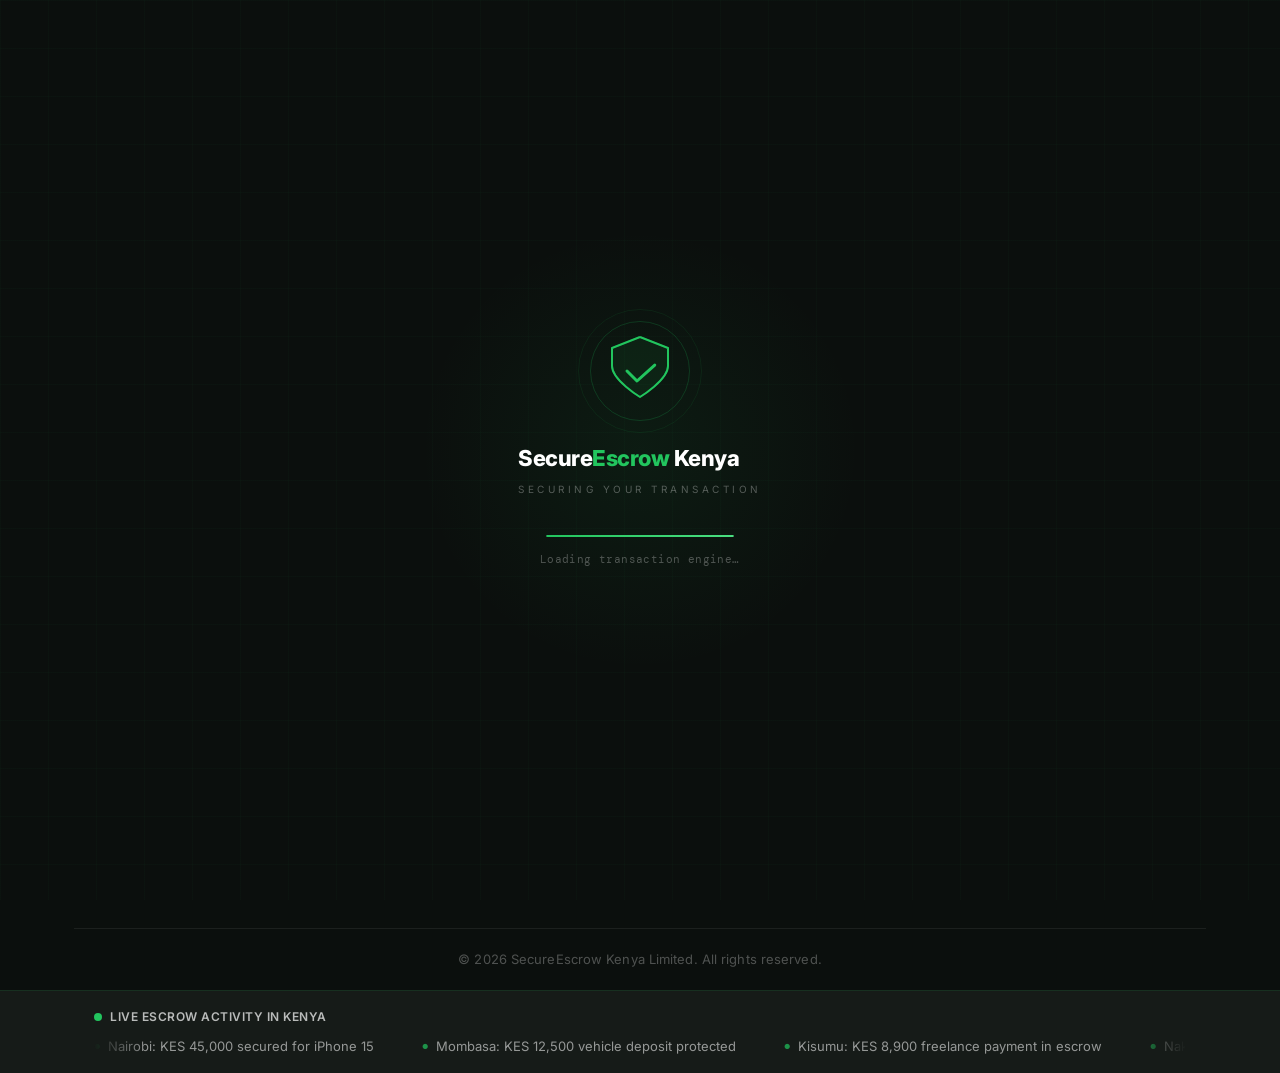
<file: track.html>
<!DOCTYPE html>
<html lang="en">

<head>
    <meta charset="UTF-8">
    <meta name="viewport" content="width=device-width, initial-scale=1.0">

    <!-- SEO Meta Tags -->
    <title>Track Your Transaction | SecureEscrow Kenya</title>
    <meta name="description"
        content="Track the status of your escrow transaction. Enter your transaction ID or registered phone number to view details, release funds, or mark items as shipped.">
    <meta name="keywords" content="track escrow, transaction status, release funds, SecureEscrow tracking">
    <meta name="robots" content="index, follow">
    <link rel="canonical" href="https://securescrowkenya.com/track.html">

    <!-- Open Graph -->
    <meta property="og:title" content="Track Your Escrow Transaction">
    <meta property="og:description"
        content="Check the status of your SecureEscrow transaction. Release funds or mark items as shipped.">
    <meta property="og:type" content="website">
    <meta property="og:url" content="https://securescrowkenya.com/track.html">
    <meta property="og:image" content="https://securescrowkenya.com/images/og-image.jpg">

    <!-- Twitter Card -->
    <meta name="twitter:card" content="summary_large_image">
    <meta name="twitter:title" content="Track Your Escrow Transaction">
    <meta name="twitter:description" content="Check the status of your SecureEscrow transaction.">
    <meta name="twitter:image" content="https://securescrowkenya.com/images/og-image.jpg">

    <link rel="stylesheet" href="style.css?v=5">
    <link rel="icon" href="favicon.ico" sizes="any">
    <link rel="icon" href="favicon-files/favicon-32x32.png" type="image/png" sizes="32x32">
    <link rel="icon" href="favicon-files/favicon-16x16.png" type="image/png" sizes="16x16">
    <link rel="apple-touch-icon" href="favicon-files/apple-touch-icon.png">
    <link rel="manifest" href="site.webmanifest">
</head>

<body>
    <!-- Loader: wave line loader -->
        <div class="page-loader" id="pageLoader">
        <div class="loader-particle"></div>
        <div class="loader-particle"></div>
        <div class="loader-particle"></div>
        <div class="loader-content">
            <div class="loader-shield">
                <svg viewBox="0 0 80 80" fill="none" xmlns="http://www.w3.org/2000/svg">
                    <path class="shield-bg-fill" d="M40 6L12 17v18c0 14 28 31 28 31s28-17 28-31V17L40 6z" fill="rgba(34,197,94,0.07)"/>
                    <path class="shield-outline" d="M40 6L12 17v18c0 14 28 31 28 31s28-17 28-31V17L40 6z" fill="none" stroke="rgba(34,197,94,0.35)" stroke-width="1.5" stroke-linejoin="round"/>
                    <path class="shield-inner" d="M40 6L12 17v18c0 14 28 31 28 31s28-17 28-31V17L40 6z" fill="none" stroke="#22c55e" stroke-width="2" stroke-linejoin="round"/>
                    <path class="shield-check" d="M27 40l10 10 20-18" fill="none" stroke="#22c55e" stroke-width="3" stroke-linecap="round" stroke-linejoin="round"/>
                </svg>
            </div>
            <div class="loader-text">
                <span class="loader-brand">Secure<span>Escrow</span> Kenya</span>
                <span class="loader-tagline" data-i18n="common.loader.tagline">Securing Your Transaction</span>
            </div>
            <div class="loader-progress"><div class="loader-progress-fill"></div></div>
            <span class="loader-status" id="loaderStatus" data-i18n="common.loader.initializing">Initializing secure environment…</span>
        </div>
    </div>



    <div class="app-wrapper">
        <header class="site-header">
            <div class="header-container">
                <div class="header-brand">
                    <a href="index.html" class="brand-link">
                        <span class="brand-text">Secure<span class="brand-accent">Escrow</span> Kenya</span>
                    </a>
                </div>
                <div class="mobile-menu-toggle" id="menuToggle">
                    <span class="toggle-bar"></span>
                    <span class="toggle-bar"></span>
                    <span class="toggle-bar"></span>
                </div>
                <div class="sidebar-overlay" id="sidebarOverlay"></div>
                <nav class="mobile-sidebar" id="mobileSidebar">
                    <ul class="sidebar-nav">
                        <li class="nav-item"><a href="index.html" class="nav-link" data-i18n="common.nav.home">Home</a></li>

<li class="nav-item"><a href="import.html" class="nav-link" data-i18n="common.nav.import">Import Phones</a></li>
                        <li class="nav-item"><a href="how.html" class="nav-link" data-i18n="common.nav.how">How It Works</a></li>
                        <li class="nav-item"><a href="track.html" class="nav-link active">Track Transaction</a></li>
                        <li class="nav-item"><a href="about.html" class="nav-link" data-i18n="common.nav.about">About Us</a></li>
                        <li class="nav-item"><a href="contact.html" class="nav-link" data-i18n="common.nav.contact">Contact</a></li>
                        <li class="nav-item nav-item-cta"><a href="index.html#start-escrow" class="nav-button" data-i18n="common.nav.startTransaction">Start Transaction</a></li>
                    </ul>
                </nav>
                <nav class="primary-nav">
                    <ul class="nav-list">
                        <li class="nav-item"><a href="index.html" class="nav-link" data-i18n="common.nav.home">Home</a></li>

<li class="nav-item"><a href="import.html" class="nav-link" data-i18n="common.nav.import">Import Phones</a></li>
                        <li class="nav-item"><a href="how.html" class="nav-link" data-i18n="common.nav.how">How It Works</a></li>
                        <li class="nav-item"><a href="track.html" class="nav-link active">Track Transaction</a></li>
                        <li class="nav-item"><a href="about.html" class="nav-link" data-i18n="common.nav.about">About Us</a></li>
                        <li class="nav-item"><a href="contact.html" class="nav-link" data-i18n="common.nav.contact">Contact</a></li>
                        <li class="nav-item nav-item-cta"><a href="index.html#start-escrow" class="nav-button" data-i18n="common.nav.startTransaction">Start Transaction</a></li>
                    </ul>
                </nav>
            </div>
        </header>

        <!-- Trust strip: simplified to single message -->

        <main class="page-content">
            <section class="tracking-section">
                <div class="container">
                    <div class="section-header">
                        <h1 class="page-title" data-i18n="track.pageTitle">Track Your Transaction</h1>
                        <p class="page-subtitle" data-i18n="track.pageSubtitle">Enter your transaction reference or registered phone number</p>
                    </div>
                    <div class="tracking-tabs">
                        <button class="tab-btn active" data-tab="idTab" data-i18n="track.tabId">Transaction ID</button>
                        <button class="tab-btn" data-tab="phoneTab" data-i18n="track.tabPhone">Phone Number</button>
                    </div>
                    <div class="tab-pane active" id="idTab">
                        <div class="track-form">
                            <form id="trackForm">
                                <div class="track-input-group">
                                    <input type="text" id="trackId" class="track-input" data-i18n-placeholder="track.idPlaceholder" placeholder="e.g. ESC-ABC123"
                                        maxlength="10" required>
                                    <button type="submit" class="btn-track" data-i18n="track.trackBtn">Track</button>
                                </div>
                                <p class="track-hint" data-i18n="track.idHint">Enter the transaction reference provided at initiation.</p>
                            </form>
                        </div>
                    </div>
                    <div class="tab-pane" id="phoneTab">
                        <div class="track-form">
                            <form id="phoneForm">
                                <div class="track-input-group">
                                    <input type="tel" id="trackPhone" class="track-input" placeholder="e.g. 0712345678"
                                        required>
                                    <button type="submit" class="btn-track" data-i18n="track.findBtn">Find</button>
                                </div>
                                <p class="track-hint" data-i18n="track.phoneHint">Enter the buyer or seller phone number to locate transactions.</p>
                            </form>
                        </div>
                    </div>
                    <div class="verification-section" id="verificationSection" style="display: none;">
                        <div class="verify-card">
                            <h3 data-i18n="track.verifyTitle">Verify Your Identity</h3>
                            <p data-i18n="track.verifyDesc">Enter your phone number to verify you are the buyer or seller.</p>
                            <div class="verify-input-group">
                                <input type="tel" id="verifyPhone" class="verify-input" data-i18n-placeholder="track.verifyPlaceholder" placeholder="Your phone number">
                                <button class="btn-verify" id="verifyPhoneBtn" data-i18n="track.verifyBtn">Verify</button>
                            </div>
                            <p class="verify-hint" data-i18n="track.verifyHint">This helps us show you the correct actions for this transaction.</p>
                        </div>
                    </div>
                    <div class="payout-settings-section" id="payoutSettingsSection" style="display: none;">
                        <div class="payout-card">
                            <h3 data-i18n="track.payoutTitle">Payout Settings</h3>
                            <p data-i18n="track.payoutDesc">Choose where your funds will be sent after buyer confirmation.</p>
                            <div class="payout-options">
                                <label class="payout-option">
                                    <input type="radio" name="payoutType" value="MPESA" checked>
                                    <span class="option-text" data-i18n="track.payoutMpesa">M‑PESA (Phone Number)</span>
                                </label>
                                <label class="payout-option">
                                    <input type="radio" name="payoutType" value="TILL">
                                    <span class="option-text" data-i18n="track.payoutTill">Till Number</span>
                                </label>
                                <label class="payout-option">
                                    <input type="radio" name="payoutType" value="PAYBILL">
                                    <span class="option-text" data-i18n="track.payoutPaybill">Paybill Number</span>
                                </label>
                            </div>
                            <div class="payout-field" id="payoutNumberContainer" style="display: none;">
                                <label for="payoutNumberInput" data-i18n="track.payoutNumberLabel">Till / Paybill Number</label>
                                <input type="text" id="payoutNumberInput" class="payout-input"
                                    data-i18n-placeholder="track.payoutNumberPlaceholder" placeholder="Enter Till or Paybill number">
                            </div>
                            <div class="payout-field" id="payoutAccountContainer" style="display: none;">
                                <label for="payoutAccountInput" data-i18n="track.payoutAccountLabel">Account Number (for Paybill)</label>
                                <input type="text" id="payoutAccountInput" class="payout-input"
                                    data-i18n-placeholder="track.payoutAccountPlaceholder" placeholder="Enter account number">
                            </div>
                            <div class="payout-actions">
                                <button class="btn-payout-save" id="savePayoutBtn" data-i18n="track.payoutSaveBtn">Save Payout Method</button>
                            </div>
                            <p class="payout-hint" data-i18n="track.payoutHint">Default is M‑PESA to your registered phone number.</p>
                        </div>
                    </div>
                    <div class="transaction-display" id="transactionDisplay"></div>
                </div>
            </section>
        </main>

        <!-- Footer: updated to full version with live activity, year 2026 -->
        <footer class="site-footer">
            <div class="footer-container">
                <div class="footer-grid">
                    <div class="footer-column">
                        <h4 class="footer-heading" data-i18n="common.footer.brandHeading">SecureEscrow Kenya</h4>
                        <p class="footer-text" data-i18n="common.footer.tagline">Protecting Kenyan online transactions through trusted third-party mediation since 2026.</p>
                        <p class="footer-badge" data-i18n="common.footer.badge">Licensed and Regulated</p>
                    </div>
                    <div class="footer-column">
                        <h4 class="footer-heading" data-i18n="common.footer.quickAccess">Quick Access</h4>
                        <ul class="footer-links">
                            <li><a href="index.html" data-i18n="common.nav.home">Home</a></li>
<li><a href="import.html" data-i18n="common.nav.import">Import Phones</a></li>
                            <li><a href="how.html" data-i18n="common.nav.how">How It Works</a></li>
                            <li><a href="about.html" data-i18n="common.nav.about">About Us</a></li>
                            <li><a href="contact.html" data-i18n="common.nav.contact">Contact</a></li>
                        </ul>
                    </div>
                    <div class="footer-column">
                        <h4 class="footer-heading" data-i18n="common.footer.resources">Resources</h4>
                        <ul class="footer-links">
                            <li><a href="#" data-i18n="common.footer.helpCenter">Help Center</a></li>
                            <li><a href="#" data-i18n="common.footer.dispute">Dispute Resolution</a></li>
                            <li><a href="#" data-i18n="common.footer.feeStructure">Fee Structure</a></li>
                            <li><a href="#" data-i18n="common.footer.transactionSafety">Transaction Safety</a></li>
                        </ul>
                    </div>
                    <div class="footer-column">
                        <h4 class="footer-heading" data-i18n="common.footer.legal">Legal</h4>
                        <ul class="footer-links">
                            <li><a href="terms-of-service.html" data-i18n="common.footer.tos">Terms of Service</a></li>
                            <li><a href="privacy-policy.html" data-i18n="common.footer.privacy">Privacy Policy</a></li>
                            <li><a href="escrow-agreement.html" data-i18n="common.footer.escrowAgreement">Escrow Agreement</a></li>
                            <li><a href="compliance.html" data-i18n="common.footer.compliance">Compliance</a></li>
                        </ul>
                    </div>
                </div>
                <div class="footer-bottom">
                    <p data-i18n="common.footer.copyright">&copy; 2026 SecureEscrow Kenya Limited. All rights reserved.</p>
                </div>
            </div>
            <div class="live-activity">
                <div class="container">
                    <div class="activity-header">
                        <span class="pulse-dot"></span>
                        <span data-i18n="common.ticker.title">Live Escrow Activity in Kenya</span>
                    </div>
                    <div class="ticker-wrapper">
                        <div class="ticker-content" id="activityTicker">
                            <span class="ticker-item">Nairobi: KES 45,000 secured for iPhone 15</span>
                            <span class="ticker-item">Mombasa: KES 12,500 vehicle deposit protected</span>
                            <span class="ticker-item">Kisumu: KES 8,900 freelance payment in escrow</span>
                            <span class="ticker-item">Nakuru: KES 185,000 land purchase secured</span>
                            <span class="ticker-item">Eldoret: KES 32,000 laptop transaction protected</span>
                            <span class="ticker-item">Nairobi: KES 45,000 secured for iPhone 15</span>
                            <span class="ticker-item">Mombasa: KES 12,500 vehicle deposit protected</span>
                            <span class="ticker-item">Kisumu: KES 8,900 freelance payment in escrow</span>
                            <span class="ticker-item">Nakuru: KES 185,000 land purchase secured</span>
                            <span class="ticker-item">Eldoret: KES 32,000 laptop transaction protected</span>
                        </div>
                    </div>
                </div>
            </div>
        </footer>
    </div>

    <script>
        document.querySelectorAll('.tab-btn').forEach(function (btn) {
            btn.addEventListener('click', function () {
                document.querySelectorAll('.tab-btn').forEach(function (b) { b.classList.remove('active'); });
                document.querySelectorAll('.tab-pane').forEach(function (p) { p.classList.remove('active'); });
                this.classList.add('active');
                document.getElementById(this.dataset.tab).classList.add('active');
            });
        });
    </script>
    <script src="translations.js?v=1"></script>
    <script src="i18n.js?v=1"></script>
    <script src="script.js"></script>
</body>

</html>
</file>
<file: style.css>
/* ===== IMPORTS ===== */
@import url('https://fonts.googleapis.com/css2?family=Inter:wght@300;400;500;600;700;800&family=DM+Mono:wght@400;500&display=swap');

/* ===== RESET ===== */
*, *::before, *::after {
    margin: 0;
    padding: 0;
    box-sizing: border-box;
}

/* ===== DESIGN TOKENS ===== */
:root {
    --green:        #22c55e;
    --green-dark:   #16a34a;
    --green-glow:   rgba(34, 197, 94, 0.18);
    --green-dim:    rgba(34, 197, 94, 0.08);

    --ink:          #0b0f0d;
    --ink-2:        #161b18;
    --ink-3:        #1e2621;
    --surface:      #f8faf9;
    --surface-2:    #f0f4f2;
    --border:       #e2e8e5;
    --border-dark:  rgba(255,255,255,0.07);

    --text-primary:   #0b0f0d;
    --text-secondary: #4a5e55;
    --text-muted:     #8aa096;
    --text-on-dark:   #e8eeed;
    --text-dim:       #6b7f77;

    --radius-sm:  6px;
    --radius-md:  10px;
    --radius-lg:  16px;
    --radius-xl:  24px;
    --radius-pill: 999px;

    --shadow-xs:  0 1px 2px rgba(0,0,0,0.05);
    --shadow-sm:  0 2px 8px rgba(0,0,0,0.06);
    --shadow-md:  0 4px 16px rgba(0,0,0,0.09);
    --shadow-lg:  0 12px 32px rgba(0,0,0,0.13);
    --shadow-green: 0 6px 24px rgba(34,197,94,0.22);

    --font-sans: 'Inter', -apple-system, BlinkMacSystemFont, 'Segoe UI', sans-serif;
    --font-mono: 'DM Mono', 'Fira Code', monospace;

    --transition: 0.2s ease;
    --transition-slow: 0.35s ease;
}

/* ===== BASE ===== */
html {
    scroll-behavior: smooth;
    overflow-x: hidden;
    max-width: 100%;
}

body {
    font-family: var(--font-sans);
    color: var(--text-primary);
    background: var(--surface);
    line-height: 1.6;
    -webkit-font-smoothing: antialiased;
    overflow-x: hidden;
    max-width: 100%;
    position: relative;
}

.app-wrapper {
    min-height: 100vh;
    display: flex;
    flex-direction: column;
    max-width: 100vw;
    overflow-x: hidden;
}

/* Direct flex children of .app-wrapper default to min-width:auto, which
   lets deeply-nested unwrappable content (like the ticker) silently push
   the whole page wider than the screen. Resetting to 0 lets each section's
   own overflow:hidden actually contain its content. */
.app-wrapper > .site-header,
.app-wrapper > .page-content,
.app-wrapper > .site-footer {
    min-width: 0;
}

.container {
    max-width: 1180px;
    margin: 0 auto;
    padding: 0 24px;
    width: 100%;
    box-sizing: border-box;
}

/* Belt-and-suspenders: flex/grid children default to min-width:auto, which
   can silently force their ancestors (and the whole page) wider than the
   screen even when overflow:hidden is set on a descendant like
   .ticker-wrapper. This is what was pushing the page-loader and other
   fixed-position elements off-center on some Android browsers. */
.ticker-wrapper,
.live-activity,
.footer-container {
    min-width: 0;
    max-width: 100%;
}

/* ===== PAGE LOADER ===== */
.page-loader {
    position: fixed;
    top: 0;
    right: 0;
    bottom: 0;
    left: 0;
    background: var(--ink);
    z-index: 9999;
    display: flex;
    align-items: center;
    justify-content: center;
    transition: opacity 0.6s cubic-bezier(0.4,0,0.2,1), visibility 0.6s;
    overflow: hidden;
}
.page-loader.fade-out { opacity: 0; visibility: hidden; pointer-events: none; }

/* Ambient background grid */
.page-loader::before {
    content: '';
    position: absolute;
    top: 0;
    right: 0;
    bottom: 0;
    left: 0;
    background-image:
        linear-gradient(rgba(34,197,94,0.025) 1px, transparent 1px),
        linear-gradient(90deg, rgba(34,197,94,0.025) 1px, transparent 1px);
    background-size: 48px 48px;
    pointer-events: none;
}

/* Radial glow centre */
.page-loader::after {
    content: '';
    position: absolute;
    top: 50%; left: 50%;
    transform: translate(-50%, -50%);
    width: 480px; height: 480px;
    background: radial-gradient(ellipse at center, rgba(34,197,94,0.07) 0%, transparent 65%);
    pointer-events: none;
    animation: glowPulse 3s ease-in-out infinite;
}
@keyframes glowPulse {
    0%,100% { opacity: 0.7; transform: translate(-50%,-50%) scale(1); }
    50%      { opacity: 1;   transform: translate(-50%,-50%) scale(1.12); }
}

/* Floating particles */
.loader-particle {
    position: absolute;
    width: 3px; height: 3px;
    background: var(--green);
    border-radius: 50%;
    opacity: 0;
}
.loader-particle:nth-child(1) { top: calc(50% - 70px); left: calc(50% - 90px); animation: particleFloat 3.2s ease-in-out 1.3s infinite; }
.loader-particle:nth-child(2) { top: calc(50% - 60px); right: calc(50% - 90px); animation: particleFloat 2.9s ease-in-out 1.9s infinite; }
.loader-particle:nth-child(3) { top: calc(50% + 70px); left: 50%; animation: particleFloat 2.7s ease-in-out 2.4s infinite; }
@keyframes particleFloat {
    0%   { opacity: 0; transform: translateY(0) scale(1); }
    25%  { opacity: 0.5; }
    75%  { opacity: 0.15; }
    100% { opacity: 0; transform: translateY(-36px) scale(0.2); }
}

/* Main content */
.loader-content {
    display: flex;
    flex-direction: column;
    align-items: center;
    position: relative;
    z-index: 1;
    animation: contentAppear 0.5s cubic-bezier(0.34,1.2,0.64,1) forwards;
}
@keyframes contentAppear {
    from { opacity: 0; transform: scale(0.94) translateY(10px); }
    to   { opacity: 1; transform: scale(1) translateY(0); }
}

/* Shield */
.loader-shield {
    position: relative;
    width: 80px; height: 80px;
    margin-bottom: 30px;
}

/* Pulsing rings behind shield */
.loader-shield::before,
.loader-shield::after {
    content: '';
    position: absolute;
    border-radius: 50%;
    border: 1px solid rgba(34,197,94,0.2);
    top: 50%; left: 50%;
    transform: translate(-50%,-50%);
    animation: shieldRing 2.4s ease-in-out infinite;
}
.loader-shield::before {
    width: 100px; height: 100px;
    animation-delay: 0s;
}
.loader-shield::after {
    width: 124px; height: 124px;
    border-color: rgba(34,197,94,0.09);
    animation-delay: 0.35s;
}
@keyframes shieldRing {
    0%,100% { opacity: 0.6; transform: translate(-50%,-50%) scale(1); }
    50%      { opacity: 1;   transform: translate(-50%,-50%) scale(1.05); }
}

.loader-shield svg {
    width: 80px; height: 80px;
    display: block;
    position: relative;
    z-index: 1;
}

/* Shield SVG path animations */
.shield-bg-fill {
    opacity: 0;
    animation: shieldBgIn 0.5s ease-out 0.1s forwards;
}
@keyframes shieldBgIn { to { opacity: 1; } }

.shield-outline {
    stroke-dasharray: 240;
    stroke-dashoffset: 240;
    animation: drawShield 1s cubic-bezier(0.4,0,0.2,1) 0.1s forwards;
}
@keyframes drawShield { to { stroke-dashoffset: 0; } }

.shield-inner {
    stroke-dasharray: 240;
    stroke-dashoffset: 240;
    animation: drawShield 0.8s ease-out 0.7s forwards;
}

.shield-check {
    stroke-dasharray: 38;
    stroke-dashoffset: 38;
    animation: drawCheck 0.4s cubic-bezier(0.4,0,0.2,1) 1.15s forwards;
}
@keyframes drawCheck { to { stroke-dashoffset: 0; } }

/* Brand */
.loader-brand {
    display: block;
    font-size: 22px;
    font-weight: 800;
    color: #fff;
    letter-spacing: -0.5px;
    margin-bottom: 5px;
    opacity: 0;
    animation: slideUpFade 0.5s ease-out 0.55s forwards;
}
.loader-brand span { color: var(--green); }

.loader-tagline {
    display: block;
    font-size: 10px;
    color: rgba(255,255,255,0.3);
    letter-spacing: 3.5px;
    text-transform: uppercase;
    margin-bottom: 38px;
    opacity: 0;
    animation: slideUpFade 0.5s ease-out 0.78s forwards;
}

@keyframes slideUpFade {
    from { opacity: 0; transform: translateY(7px); }
    to   { opacity: 1; transform: translateY(0); }
}

/* Progress track */
.loader-progress {
    width: 188px; height: 2px;
    background: rgba(255,255,255,0.06);
    border-radius: 2px;
    overflow: hidden;
    margin-bottom: 14px;
    opacity: 0;
    animation: slideUpFade 0.4s ease-out 1.05s forwards;
}
.loader-progress-fill {
    height: 100%;
    width: 0%;
    background: linear-gradient(90deg, var(--green) 0%, #4ade80 100%);
    border-radius: 2px;
    animation: progressFill 2s cubic-bezier(0.4,0,0.2,1) 1.1s forwards;
}
@keyframes progressFill {
    0%   { width: 0%; }
    35%  { width: 52%; }
    75%  { width: 82%; }
    100% { width: 100%; }
}

/* Status text */
.loader-status {
    font-size: 11px;
    color: rgba(255,255,255,0.28);
    letter-spacing: 0.4px;
    font-family: var(--font-mono);
    opacity: 0;
    transition: opacity 0.2s ease;
    animation: slideUpFade 0.4s ease-out 1.05s forwards;
    min-height: 16px;
}

/* Wave bars — now below progress, subtler role */
.loader-wave {
    display: none;
}
.wave-bar { display: none; }

/* Loader — mobile fixes (simpler, contained, no overflow/misalignment) */
@media (max-width: 480px) {
    .page-loader { height: 100vh; height: 100dvh; }

    .page-loader::after { width: 300px; height: 300px; }

    /* Particles were positioned relative to full viewport centre and drifted
       away from the shrunk content on narrow screens — hide for a cleaner look */
    .loader-particle { display: none; }

    .loader-content {
        max-width: 88vw;
        padding: 0 16px;
        box-sizing: border-box;
    }

    .loader-shield {
        width: 60px;
        height: 60px;
        margin-bottom: 22px;
    }
    .loader-shield svg { width: 60px; height: 60px; }
    .loader-shield::before { width: 78px; height: 78px; }
    .loader-shield::after  { width: 96px; height: 96px; }

    .loader-brand { font-size: 18px; }

    .loader-tagline {
        font-size: 9px;
        letter-spacing: 2.5px;
        margin-bottom: 26px;
        white-space: nowrap;
    }

    .loader-progress { width: 140px; }

    .loader-status {
        font-size: 10px;
        text-align: center;
        padding: 0 8px;
    }
}

/* ===== HEADER ===== */
.site-header {
    background: var(--ink);
    position: sticky;
    top: 0;
    z-index: 100;
    border-bottom: 1px solid var(--border-dark);
    backdrop-filter: blur(12px);
}

.header-container {
    max-width: 1180px;
    margin: 0 auto;
    padding: 0 24px;
    display: flex;
    align-items: center;
    justify-content: space-between;
    height: 68px;
}

.brand-link {
    text-decoration: none;
    color: #fff;
    display: flex;
    align-items: center;
    gap: 10px;
}

/* Brand shield icon inline */
.brand-link::before {
    content: '';
    display: block;
    width: 28px;
    height: 28px;
    background: var(--green);
    clip-path: polygon(50% 0%, 95% 14%, 95% 52%, 50% 100%, 5% 52%, 5% 14%);
    flex-shrink: 0;
}

.brand-text {
    font-size: 18px;
    font-weight: 700;
    letter-spacing: -0.3px;
}
.brand-accent { color: var(--green); }

/* Desktop nav */
.primary-nav { display: flex; }

.nav-list {
    display: flex;
    list-style: none;
    gap: 2px;
    align-items: center;
}

.nav-link {
    color: rgba(255,255,255,0.72);
    text-decoration: none;
    padding: 8px 14px;
    font-size: 14px;
    font-weight: 500;
    border-radius: var(--radius-sm);
    transition: color var(--transition), background var(--transition);
    letter-spacing: 0.1px;
}
.nav-link:hover { color: #fff; background: rgba(255,255,255,0.06); }
.nav-link.active { color: #fff; }

.nav-button {
    background: var(--green);
    color: var(--ink);
    text-decoration: none;
    padding: 9px 20px;
    border-radius: var(--radius-sm);
    font-size: 14px;
    font-weight: 600;
    transition: background var(--transition), box-shadow var(--transition), transform var(--transition);
    letter-spacing: -0.1px;
}
.nav-button:hover {
    background: var(--green-dark);
    box-shadow: var(--shadow-green);
    transform: translateY(-1px);
}

/* Mobile toggle */
.mobile-menu-toggle {
    display: none;
    flex-direction: column;
    justify-content: space-around;
    width: 28px;
    height: 22px;
    cursor: pointer;
    z-index: 1001;
}
.toggle-bar {
    width: 100%;
    height: 2px;
    background: rgba(255,255,255,0.85);
    border-radius: 2px;
    transition: all 0.3s ease;
}
body.sidebar-open .mobile-menu-toggle .toggle-bar:nth-child(1) { transform: rotate(45deg) translate(5px, 6px); }
body.sidebar-open .mobile-menu-toggle .toggle-bar:nth-child(2) { opacity: 0; }
body.sidebar-open .mobile-menu-toggle .toggle-bar:nth-child(3) { transform: rotate(-45deg) translate(5px, -6px); }

/* Sidebar overlay */
.sidebar-overlay {
    position: fixed; top: 0; right: 0; bottom: 0; left: 0;
    background: rgba(0,0,0,0.55);
    backdrop-filter: blur(3px);
    z-index: 998;
    opacity: 0; visibility: hidden;
    transition: all 0.3s ease;
}
.sidebar-overlay.active { opacity: 1; visibility: visible; }

/* Mobile sidebar */
.mobile-sidebar {
    position: fixed;
    top: 0; right: -290px;
    width: 290px; height: 100vh;
    background: var(--ink-2);
    z-index: 999;
    transition: right 0.3s cubic-bezier(0.4,0,0.2,1);
    overflow-y: auto;
    border-left: 1px solid var(--border-dark);
}
.mobile-sidebar.active { right: 0; }

.sidebar-nav {
    list-style: none;
    padding: 72px 0 24px;
}
.sidebar-nav .nav-item { width: 100%; }
.sidebar-nav .nav-link {
    display: block;
    padding: 14px 24px;
    color: rgba(255,255,255,0.8);
    font-size: 15px;
    border-bottom: 1px solid rgba(255,255,255,0.04);
}
.sidebar-nav .nav-link:hover { background: var(--green-dim); color: var(--green); border-radius: 0; }
.sidebar-nav .nav-link.active { color: var(--green); }
.sidebar-nav .nav-item-cta { padding: 20px 20px 0; }
.sidebar-nav .nav-button {
    display: block;
    text-align: center;
    width: 100%;
    padding: 14px;
    border-radius: var(--radius-md);
}

@media (max-width: 768px) {
    .mobile-menu-toggle { display: flex; }
    .primary-nav { display: none; }
}

/* ===== TRUST STRIP ===== */
.trust-strip {
    background: var(--ink-2);
    border-bottom: 1px solid var(--border-dark);
    overflow: hidden;
}

.trust-strip-inner {
    display: flex;
    align-items: stretch;
    justify-content: space-around;
    min-height: 68px;
}

.trust-divider {
    width: 1px;
    background: linear-gradient(to bottom, transparent, rgba(255,255,255,0.08), transparent);
    margin: 14px 0;
    flex-shrink: 0;
}

.trust-metric {
    display: flex;
    align-items: center;
    gap: 12px;
    padding: 0 28px;
    flex-shrink: 0;
    transition: background var(--transition);
}
.trust-metric:hover { background: var(--green-dim); }

.metric-icon {
    color: var(--green);
    opacity: 0.8;
    flex-shrink: 0;
    transition: opacity var(--transition);
}
.trust-metric:hover .metric-icon { opacity: 1; }

.metric-text { display: flex; flex-direction: column; gap: 2px; }

.metric-main {
    color: rgba(255,255,255,0.88);
    font-size: 13.5px;
    font-weight: 500;
    white-space: nowrap;
    letter-spacing: -0.1px;
}
.trust-metric:hover .metric-main { color: #fff; }

.metric-sub {
    color: rgba(255,255,255,0.38);
    font-size: 11.5px;
    white-space: nowrap;
}

@media (max-width: 768px) {
    .trust-strip { position: relative; }
    .trust-strip-inner {
        justify-content: flex-start;
        width: max-content;
        animation: scrollTrust 22s linear infinite;
        min-height: 56px;
    }
    .trust-strip:hover .trust-strip-inner { animation-play-state: paused; }
    .trust-metric { padding: 0 24px; }
}
@keyframes scrollTrust {
    0%   { transform: translateX(0); }
    100% { transform: translateX(-50%); }
}

/* ===== HERO ===== */
.hero-section {
    background: var(--ink);
    color: #fff;
    padding: 72px 0 80px;
    position: relative;
    overflow: hidden;
}

/* Grid texture overlay */
.hero-section::before {
    content: '';
    position: absolute;
    top: 0;
    right: 0;
    bottom: 0;
    left: 0;
    background-image:
        linear-gradient(rgba(34,197,94,0.035) 1px, transparent 1px),
        linear-gradient(90deg, rgba(34,197,94,0.035) 1px, transparent 1px);
    background-size: 48px 48px;
    pointer-events: none;
}

/* Green radial glow */
.hero-section::after {
    content: '';
    position: absolute;
    top: -20%;
    right: -8%;
    width: 55%;
    height: 140%;
    background: radial-gradient(ellipse at center, rgba(34,197,94,0.09) 0%, transparent 68%);
    pointer-events: none;
}

.hero-grid {
    display: grid;
    grid-template-columns: 1fr 420px;
    gap: 60px;
    align-items: center;
    position: relative;
    z-index: 1;
}

.hero-content { max-width: 560px; }

.hero-eyebrow {
    display: inline-flex;
    align-items: center;
    gap: 8px;
    font-size: 12px;
    font-weight: 600;
    letter-spacing: 1.5px;
    text-transform: uppercase;
    color: var(--green);
    margin-bottom: 20px;
}
.hero-eyebrow::before {
    content: '';
    display: block;
    width: 20px; height: 1.5px;
    background: var(--green);
    border-radius: 2px;
}

.hero-title {
    font-size: 46px;
    line-height: 1.13;
    font-weight: 800;
    margin-bottom: 20px;
    letter-spacing: -1.5px;
    color: #fff;
}

.hero-highlight {
    color: var(--green);
    display: block;
}

.hero-description {
    font-size: 17px;
    color: rgba(255,255,255,0.62);
    margin-bottom: 32px;
    line-height: 1.65;
    font-weight: 400;
    max-width: 460px;
}

.hero-actions {
    display: flex;
    gap: 12px;
    margin-bottom: 44px;
}

.hero-metrics {
    display: flex;
    gap: 0;
    padding-top: 32px;
    border-top: 1px solid rgba(255,255,255,0.08);
}

.metric-item {
    flex: 1;
    display: flex;
    flex-direction: column;
    gap: 4px;
    padding-right: 24px;
    border-right: 1px solid rgba(255,255,255,0.08);
}
.metric-item:last-child { border-right: none; padding-right: 0; padding-left: 24px; }
.metric-item:not(:first-child):not(:last-child) { padding: 0 24px; }

.metric-value {
    font-size: 26px;
    font-weight: 800;
    color: var(--green);
    letter-spacing: -1px;
    line-height: 1;
}

.metric-label {
    font-size: 12px;
    color: rgba(255,255,255,0.45);
    font-weight: 500;
    letter-spacing: 0.2px;
}

/* ===== ESCROW FORM CARD ===== */
.hero-form-wrapper { position: relative; }

.escrow-form-card {
    background: #fff;
    border-radius: var(--radius-xl);
    padding: 32px;
    box-shadow: 0 24px 64px rgba(0,0,0,0.35), 0 4px 16px rgba(0,0,0,0.12);
    border: 1px solid rgba(255,255,255,0.05);
    position: relative;
    z-index: 1;
}

/* Top accent bar */
.escrow-form-card::before {
    content: '';
    position: absolute;
    top: 0; left: 32px; right: 32px;
    height: 2px;
    background: linear-gradient(90deg, var(--green), var(--green-dark));
    border-radius: 0 0 2px 2px;
    top: -1px;
}

.form-title {
    font-size: 18px;
    font-weight: 700;
    color: var(--text-primary);
    margin-bottom: 22px;
    letter-spacing: -0.3px;
}

.escrow-form,
.contact-form {
    display: flex;
    flex-direction: column;
    gap: 16px;
}

/* ===== FORMS ===== */
.form-field {
    display: flex;
    flex-direction: column;
    gap: 5px;
}

.form-label {
    font-size: 12.5px;
    font-weight: 600;
    color: var(--text-secondary);
    letter-spacing: 0.1px;
    text-transform: uppercase;
}

.form-input,
.form-select,
.form-textarea {
    padding: 11px 14px;
    border: 1.5px solid var(--border);
    border-radius: var(--radius-md);
    font-size: 14.5px;
    font-family: var(--font-sans);
    color: var(--text-primary);
    background: #fff;
    transition: border-color var(--transition), box-shadow var(--transition);
    outline: none;
}
.form-input::placeholder, .form-textarea::placeholder { color: #b0bab6; }
.form-input:focus,
.form-select:focus,
.form-textarea:focus {
    border-color: var(--green);
    box-shadow: 0 0 0 3px var(--green-dim);
}

.form-row {
    display: grid;
    grid-template-columns: 1fr 1fr;
    gap: 12px;
}

.fee-display {
    background: var(--surface);
    border: 1px solid var(--border);
    border-radius: var(--radius-md);
    padding: 14px 16px;
}
.fee-row {
    display: flex;
    justify-content: space-between;
    font-size: 13.5px;
    color: var(--text-secondary);
    padding: 4px 0;
}
.fee-total {
    font-weight: 700;
    color: var(--text-primary);
    font-size: 15px;
    border-top: 1px solid var(--border);
    margin-top: 8px;
    padding-top: 10px;
}

.form-disclaimer,
.form-note {
    text-align: center;
    font-size: 12px;
    color: var(--text-muted);
    margin-top: 4px;
}

/* ===== BUTTONS ===== */
.btn {
    padding: 13px 26px;
    border-radius: var(--radius-md);
    font-weight: 600;
    font-size: 14.5px;
    font-family: var(--font-sans);
    text-decoration: none;
    display: inline-flex;
    align-items: center;
    justify-content: center;
    gap: 8px;
    transition: all var(--transition);
    border: none;
    cursor: pointer;
    text-align: center;
    letter-spacing: -0.1px;
}

.btn-primary {
    background: var(--green);
    color: var(--ink);
    box-shadow: 0 1px 2px rgba(0,0,0,0.1);
}
.btn-primary:hover {
    background: var(--green-dark);
    box-shadow: var(--shadow-green);
    transform: translateY(-1px);
}
.btn-primary:active { transform: translateY(0); }

.btn-outline {
    background: transparent;
    color: rgba(255,255,255,0.85);
    border: 1.5px solid rgba(255,255,255,0.2);
}
.btn-outline:hover {
    border-color: var(--green);
    color: var(--green);
    background: var(--green-dim);
}

.btn-large { padding: 15px 32px; font-size: 15px; }
.btn-full  { width: 100%; }

/* ===== TRUST SECTION ===== */
.trust-section {
    padding: 88px 0;
    background: #fff;
    border-top: 1px solid var(--border);
    border-bottom: 1px solid var(--border);
}

.section-header {
    text-align: center;
    margin-bottom: 52px;
}

.section-eyebrow {
    display: inline-block;
    font-size: 11px;
    font-weight: 700;
    letter-spacing: 2px;
    text-transform: uppercase;
    color: var(--green-dark);
    background: var(--green-dim);
    padding: 5px 12px;
    border-radius: var(--radius-pill);
    margin-bottom: 14px;
}

.section-title {
    font-size: 32px;
    font-weight: 800;
    color: var(--text-primary);
    letter-spacing: -0.8px;
    margin-bottom: 12px;
    line-height: 1.2;
}

.section-subtitle {
    font-size: 16px;
    color: var(--text-secondary);
    max-width: 480px;
    margin: 0 auto;
    line-height: 1.6;
}

.trust-grid {
    display: grid;
    grid-template-columns: repeat(4, 1fr);
    gap: 1px;
    background: var(--border);
    border: 1px solid var(--border);
    border-radius: var(--radius-lg);
    overflow: hidden;
}

.trust-card {
    background: #fff;
    padding: 32px 28px;
    transition: background var(--transition);
    position: relative;
}
.trust-card:hover { background: var(--surface); }

.trust-card::after {
    content: '';
    position: absolute;
    bottom: 0; left: 28px; right: 28px;
    height: 2px;
    background: var(--green);
    transform: scaleX(0);
    transform-origin: left;
    transition: transform 0.3s ease;
    border-radius: 2px;
}
.trust-card:hover::after { transform: scaleX(1); }

.trust-icon {
    width: 44px; height: 44px;
    background: var(--green-dim);
    border-radius: var(--radius-md);
    display: flex;
    align-items: center;
    justify-content: center;
    margin-bottom: 18px;
}
.trust-icon svg { width: 22px; height: 22px; }

.trust-title {
    font-size: 15px;
    font-weight: 700;
    color: var(--text-primary);
    margin-bottom: 8px;
    letter-spacing: -0.2px;
}

.trust-description {
    font-size: 13.5px;
    color: var(--text-secondary);
    line-height: 1.6;
}

/* ===== TRUSTED BY ===== */
.trusted-by {
    padding: 44px 0;
    background: var(--surface);
    border-bottom: 1px solid var(--border);
}

.trusted-label {
    text-align: center;
    font-size: 11px;
    font-weight: 700;
    letter-spacing: 2px;
    text-transform: uppercase;
    color: var(--text-muted);
    margin-bottom: 28px;
}

.logo-grid {
    display: flex;
    justify-content: center;
    align-items: center;
    flex-wrap: wrap;
    gap: 12px 8px;
}

.partner-logo {
    color: var(--text-muted);
    font-size: 13px;
    font-weight: 600;
    padding: 9px 18px;
    border: 1px solid var(--border);
    border-radius: var(--radius-pill);
    background: #fff;
    transition: all var(--transition);
    letter-spacing: 0.1px;
}
.partner-logo:hover {
    border-color: var(--green);
    color: var(--green-dark);
    background: var(--green-dim);
}

/* ===== PAGE CONTENT ===== */
.page-content { flex: 1; }
.page-section { padding: 72px 0; }

.page-title {
    font-size: 36px;
    font-weight: 800;
    color: var(--text-primary);
    margin-bottom: 12px;
    letter-spacing: -0.8px;
    line-height: 1.15;
}

.page-subtitle {
    font-size: 16px;
    color: var(--text-secondary);
    max-width: 540px;
    margin: 0 auto;
}

/* Section header alignment helpers */
.section-header.align-left { text-align: left; }
.section-header.align-left .page-subtitle,
.section-header.align-left .section-subtitle { margin: 0; }

/* ===== PROCESS FLOW (how.html) ===== */
.process-flow {
    max-width: 760px;
    margin: 48px auto 0;
    display: flex;
    flex-direction: column;
    gap: 0;
}

.process-step {
    display: grid;
    grid-template-columns: 72px 1fr;
    gap: 0 28px;
    position: relative;
    padding-bottom: 40px;
}
.process-step:last-child { padding-bottom: 0; }

/* Connector line between steps */
.process-step:not(:last-child) .step-marker::after {
    content: '';
    position: absolute;
    top: 60px;
    left: 35px;
    width: 2px;
    height: calc(100% - 20px);
    background: linear-gradient(to bottom, var(--green), var(--border));
    z-index: 0;
}

.step-marker {
    width: 52px; height: 52px;
    background: var(--green);
    color: var(--ink);
    border-radius: 50%;
    display: flex;
    align-items: center;
    justify-content: center;
    font-size: 15px;
    font-weight: 800;
    font-family: var(--font-mono);
    flex-shrink: 0;
    position: relative;
    z-index: 1;
    box-shadow: 0 0 0 6px rgba(34,197,94,0.1);
    letter-spacing: -0.5px;
}

.step-content {
    padding-top: 8px;
    padding-bottom: 8px;
}

.step-title {
    font-size: 18px;
    font-weight: 700;
    color: var(--text-primary);
    margin-bottom: 8px;
    letter-spacing: -0.3px;
}

.step-description {
    font-size: 14.5px;
    color: var(--text-secondary);
    margin-bottom: 14px;
    line-height: 1.6;
}

.step-details {
    list-style: none;
    display: flex;
    flex-direction: column;
    gap: 5px;
}
.step-details li {
    font-size: 13.5px;
    color: var(--text-dim);
    padding-left: 18px;
    position: relative;
    line-height: 1.5;
}
.step-details li::before {
    content: '';
    position: absolute;
    left: 0;
    top: 7px;
    width: 5px; height: 5px;
    background: var(--green);
    border-radius: 50%;
}

.process-cta {
    margin-top: 52px;
    text-align: center;
    padding: 44px;
    background: var(--ink);
    border-radius: var(--radius-xl);
    position: relative;
    overflow: hidden;
}
.process-cta::before {
    content: '';
    position: absolute;
    top: 0; left: 0;
    width: 100%; height: 2px;
    background: linear-gradient(90deg, var(--green), var(--green-dark));
}

.cta-title {
    font-size: 22px;
    font-weight: 800;
    color: #fff;
    margin-bottom: 8px;
    letter-spacing: -0.5px;
}
.cta-description {
    color: rgba(255,255,255,0.55);
    margin-bottom: 24px;
    font-size: 14.5px;
}

/* ===== ABOUT PAGE ===== */
.about-grid {
    display: grid;
    grid-template-columns: 1.4fr 1fr;
    gap: 56px;
    align-items: start;
}

.about-intro {
    font-size: 17px;
    color: var(--text-secondary);
    margin-bottom: 28px;
    line-height: 1.7;
    padding-bottom: 24px;
    border-bottom: 1px solid var(--border);
}

.about-subheading {
    font-size: 16px;
    font-weight: 700;
    color: var(--text-primary);
    margin: 24px 0 10px;
    letter-spacing: -0.2px;
}

.about-text {
    font-size: 14.5px;
    color: var(--text-secondary);
    line-height: 1.7;
    margin-bottom: 12px;
}

.about-features {
    display: grid;
    grid-template-columns: 1fr 1fr;
    gap: 16px;
    margin-top: 28px;
}

.feature-item {
    background: var(--surface);
    border: 1px solid var(--border);
    border-radius: var(--radius-md);
    padding: 16px;
    transition: border-color var(--transition), background var(--transition);
}
.feature-item:hover {
    border-color: var(--green);
    background: var(--green-dim);
}
.feature-item h4 {
    font-size: 13.5px;
    font-weight: 700;
    color: var(--text-primary);
    margin-bottom: 5px;
    letter-spacing: -0.1px;
}
.feature-item p {
    font-size: 13px;
    color: var(--text-secondary);
    line-height: 1.5;
}

/* Stats */
.about-stats {
    display: grid;
    grid-template-columns: 1fr 1fr;
    gap: 16px;
    position: sticky;
    top: 88px;
}

.stat-card {
    background: var(--ink);
    border-radius: var(--radius-lg);
    padding: 28px 22px;
    text-align: center;
    border: 1px solid var(--border-dark);
    position: relative;
    overflow: hidden;
    transition: transform var(--transition);
}
.stat-card:hover { transform: translateY(-2px); }
.stat-card::before {
    content: '';
    position: absolute;
    top: 0;
    right: 0;
    bottom: 0;
    left: 0;
    background: radial-gradient(circle at 50% 0%, rgba(34,197,94,0.08), transparent 65%);
    pointer-events: none;
}

.stat-value {
    font-size: 30px;
    font-weight: 800;
    color: var(--green);
    margin-bottom: 5px;
    letter-spacing: -1px;
    line-height: 1;
    position: relative;
}
.stat-label {
    font-size: 12px;
    color: rgba(255,255,255,0.45);
    font-weight: 500;
    text-transform: uppercase;
    letter-spacing: 0.5px;
    position: relative;
}

/* ===== CONTACT PAGE ===== */
.contact-grid {
    display: grid;
    grid-template-columns: 1fr 1.3fr;
    gap: 40px;
}

.contact-info-panel {
    background: var(--ink);
    color: #fff;
    padding: 36px;
    border-radius: var(--radius-xl);
    border: 1px solid var(--border-dark);
    position: relative;
    overflow: hidden;
}
.contact-info-panel::before {
    content: '';
    position: absolute;
    top: 0; left: 0;
    width: 100%; height: 2px;
    background: linear-gradient(90deg, var(--green), var(--green-dark));
}

.contact-heading {
    font-size: 18px;
    font-weight: 700;
    color: #fff;
    margin-bottom: 28px;
    letter-spacing: -0.3px;
}

.contact-method {
    padding: 18px 0;
    border-bottom: 1px solid rgba(255,255,255,0.06);
}
.contact-method:last-of-type { border-bottom: none; }

.method-title {
    font-size: 11px;
    font-weight: 700;
    letter-spacing: 1.5px;
    text-transform: uppercase;
    color: var(--green);
    margin-bottom: 7px;
}
.method-detail {
    font-size: 14px;
    color: rgba(255,255,255,0.65);
    line-height: 1.8;
}

.contact-form-panel {
    background: #fff;
    padding: 36px;
    border-radius: var(--radius-xl);
    border: 1px solid var(--border);
    box-shadow: var(--shadow-sm);
}

.form-heading {
    font-size: 18px;
    font-weight: 700;
    color: var(--text-primary);
    margin-bottom: 24px;
    letter-spacing: -0.3px;
}

/* ===== FOOTER ===== */
.site-footer {
    background: var(--ink);
    color: #fff;
    padding: 56px 0 0;
    margin-top: auto;
}

.footer-container {
    max-width: 1180px;
    margin: 0 auto;
    padding: 0 24px;
}

.footer-grid {
    display: grid;
    grid-template-columns: 1.4fr 1fr 1fr 1fr;
    gap: 48px;
    padding-bottom: 48px;
    border-bottom: 1px solid var(--border-dark);
}

.footer-heading {
    font-size: 12px;
    font-weight: 700;
    letter-spacing: 1.5px;
    text-transform: uppercase;
    color: rgba(255,255,255,0.4);
    margin-bottom: 18px;
}

.footer-text {
    font-size: 14px;
    color: rgba(255,255,255,0.5);
    line-height: 1.7;
    margin-bottom: 14px;
}

.footer-badge {
    display: inline-flex;
    align-items: center;
    gap: 6px;
    font-size: 11.5px;
    font-weight: 600;
    color: var(--green);
    background: rgba(34,197,94,0.1);
    padding: 5px 12px;
    border-radius: var(--radius-pill);
    border: 1px solid rgba(34,197,94,0.2);
}
.footer-badge::before {
    content: '';
    width: 6px; height: 6px;
    background: var(--green);
    border-radius: 50%;
}

.footer-links { list-style: none; }
.footer-links li { margin-bottom: 10px; }
.footer-links a {
    color: rgba(255,255,255,0.5);
    text-decoration: none;
    font-size: 14px;
    transition: color var(--transition);
    line-height: 1.5;
}
.footer-links a:hover { color: rgba(255,255,255,0.9); }

.footer-bottom {
    padding: 20px 0;
    color: rgba(255,255,255,0.28);
    font-size: 13px;
    text-align: center;
    letter-spacing: 0.1px;
}

/* ===== LIVE ACTIVITY TICKER ===== */
.live-activity {
    background: var(--ink-2);
    padding: 16px 0;
    border-top: 1px solid rgba(34,197,94,0.12);
}

.activity-header {
    display: flex;
    align-items: center;
    gap: 8px;
    color: rgba(255,255,255,0.7);
    font-size: 12px;
    font-weight: 600;
    letter-spacing: 0.5px;
    text-transform: uppercase;
    margin-bottom: 10px;
}

.pulse-dot {
    width: 8px; height: 8px;
    background: var(--green);
    border-radius: 50%;
    animation: pulseGreen 1.5s infinite;
    flex-shrink: 0;
}
@keyframes pulseGreen {
    0%,100% { opacity: 1; transform: scale(1); box-shadow: 0 0 0 0 rgba(34,197,94,0.4); }
    50%      { opacity: 0.8; transform: scale(1.1); box-shadow: 0 0 0 4px rgba(34,197,94,0); }
}

.ticker-wrapper {
    overflow: hidden;
    mask-image: linear-gradient(to right, transparent 0%, black 5%, black 95%, transparent 100%);
    -webkit-mask-image: linear-gradient(to right, transparent 0%, black 5%, black 95%, transparent 100%);
}

.ticker-content {
    display: flex;
    gap: 48px;
    animation: ticker 32s linear infinite;
    white-space: nowrap;
}
.ticker-content:hover { animation-play-state: paused; }

.ticker-item {
    color: rgba(255,255,255,0.55);
    font-size: 13px;
    display: inline-flex;
    align-items: center;
    gap: 8px;
}
.ticker-item::before {
    content: '●';
    color: var(--green);
    font-size: 7px;
    opacity: 0.7;
}

@keyframes ticker {
    0%   { transform: translateX(0); }
    100% { transform: translateX(-50%); }
}

/* ===== LEGAL PAGES ===== */
.legal-content {
    max-width: 800px;
    margin: 0 auto;
    padding: 48px 24px;
}
.legal-content h2 {
    font-size: 20px;
    font-weight: 700;
    color: var(--text-primary);
    margin: 36px 0 12px;
    letter-spacing: -0.3px;
}
.legal-content h3 {
    font-size: 16px;
    font-weight: 600;
    color: var(--text-secondary);
    margin: 22px 0 8px;
}
.legal-content p {
    font-size: 14.5px;
    color: var(--text-secondary);
    margin-bottom: 14px;
    line-height: 1.8;
}
.legal-content ul { margin: 12px 0 12px 24px; color: var(--text-secondary); }
.legal-content li { margin-bottom: 8px; font-size: 14.5px; line-height: 1.6; }
.last-updated { color: var(--text-muted); font-size: 13px; font-style: italic; margin-bottom: 28px; }

.compliance-badge {
    display: inline-block;
    background: var(--green);
    color: var(--ink);
    padding: 3px 10px;
    border-radius: var(--radius-pill);
    font-size: 11px;
    font-weight: 700;
    margin-right: 8px;
    letter-spacing: 0.3px;
}

/* ===== TOAST NOTIFICATIONS ===== */
.toast-container {
    position: fixed;
    top: 84px;
    right: 20px;
    z-index: 9999;
    display: flex;
    flex-direction: column;
    gap: 8px;
}

.toast {
    background: #fff;
    color: var(--text-primary);
    padding: 14px 18px;
    border-radius: var(--radius-md);
    box-shadow: var(--shadow-lg);
    display: flex;
    align-items: flex-start;
    gap: 12px;
    min-width: 280px;
    max-width: 380px;
    animation: toastIn 0.3s cubic-bezier(0.34,1.56,0.64,1);
    border-left: 3px solid var(--green);
    border: 1px solid var(--border);
    border-left: 3px solid var(--green);
}
.toast.error   { border-left-color: #ef4444; }
.toast.warning { border-left-color: #f59e0b; }
.toast.info    { border-left-color: #3b82f6; }

@keyframes toastIn {
    from { opacity: 0; transform: translateX(16px); }
    to   { opacity: 1; transform: translateX(0); }
}

.toast-icon {
    flex-shrink: 0;
    width: 22px;
    height: 22px;
    border-radius: 50%;
    display: flex;
    align-items: center;
    justify-content: center;
}
.toast-icon svg { width: 12px; height: 12px; }
.toast.success .toast-icon { background: var(--green-dim); color: var(--green-dark); }
.toast.error   .toast-icon { background: #fee2e2; color: #dc2626; }
.toast.warning .toast-icon { background: #fed7aa; color: #c2410c; }
.toast.info    .toast-icon { background: #dbeafe; color: #1e40af; }
.toast-content { flex: 1; }
.toast-title { font-weight: 600; font-size: 14px; margin-bottom: 2px; }
.toast-message { font-size: 13px; color: var(--text-secondary); }
.toast-close {
    background: none; border: none;
    font-size: 18px; cursor: pointer;
    color: var(--text-muted);
    padding: 0 2px;
    line-height: 1;
    flex-shrink: 0;
}

/* ===== MODAL ===== */
.modal-overlay {
    position: fixed; top: 0; right: 0; bottom: 0; left: 0;
    background: rgba(0,0,0,0.6);
    backdrop-filter: blur(4px);
    display: flex;
    align-items: center;
    justify-content: center;
    z-index: 1000;
    opacity: 0; visibility: hidden;
    transition: all 0.3s ease;
}
.modal-overlay.active { opacity: 1; visibility: visible; }

.modal {
    background: #fff;
    border-radius: var(--radius-xl);
    padding: 32px;
    max-width: 500px;
    width: 92%;
    max-height: 90vh;
    overflow-y: auto;
    transform: scale(0.92) translateY(8px);
    transition: transform 0.3s cubic-bezier(0.34,1.56,0.64,1);
    box-shadow: var(--shadow-lg);
}
.modal-overlay.active .modal { transform: scale(1) translateY(0); }

.modal-header { display: flex; justify-content: space-between; align-items: center; margin-bottom: 20px; }
.modal-title { font-size: 20px; font-weight: 700; color: var(--text-primary); letter-spacing: -0.4px; }
.modal-close {
    background: none; border: none;
    font-size: 22px; cursor: pointer;
    color: var(--text-muted);
    width: 32px; height: 32px;
    display: flex; align-items: center; justify-content: center;
    border-radius: 50%;
    transition: background var(--transition);
}
.modal-close:hover { background: var(--surface); color: var(--text-primary); }
.modal-footer { display: flex; justify-content: flex-end; gap: 10px; margin-top: 20px; }

/* ===== CONFIRM DIALOG (replaces native browser confirm()/alert()) ===== */
.confirm-dialog {
    max-width: 380px;
    padding: 28px 24px 24px;
    text-align: center;
}
.confirm-dialog-icon {
    width: 48px;
    height: 48px;
    border-radius: 50%;
    display: flex;
    align-items: center;
    justify-content: center;
    margin: 0 auto 16px;
}
.confirm-dialog-icon svg { width: 22px; height: 22px; }
.confirm-dialog.tone-default .confirm-dialog-icon { background: #dbeafe; color: #1e40af; }
.confirm-dialog.tone-danger  .confirm-dialog-icon { background: #fee2e2; color: #dc2626; }
.confirm-dialog.tone-warning .confirm-dialog-icon { background: #fed7aa; color: #c2410c; }
.confirm-dialog-title {
    font-size: 17px;
    font-weight: 700;
    color: var(--text-primary);
    margin-bottom: 8px;
    letter-spacing: -0.2px;
}
.confirm-dialog-message {
    font-size: 14px;
    color: var(--text-secondary);
    line-height: 1.5;
    margin-bottom: 22px;
}
.confirm-dialog .modal-footer {
    margin-top: 0;
    justify-content: center;
}
.confirm-dialog .btn { flex: 1; }

.btn-outline {
    background: #fff;
    border: 1px solid var(--border);
    color: var(--text-primary);
    padding: 12px 20px;
    border-radius: var(--radius-md);
    font-size: 14px;
    font-weight: 600;
    cursor: pointer;
    transition: var(--transition);
}
.btn-outline:hover { background: var(--surface); border-color: #c8d4d0; }

.btn-danger {
    background: #dc2626;
    border: 1px solid #dc2626;
    color: #fff;
    padding: 12px 20px;
    border-radius: var(--radius-md);
    font-size: 14px;
    font-weight: 600;
    cursor: pointer;
    transition: var(--transition);
}
.btn-danger:hover { background: #b91c1c; border-color: #b91c1c; }

/* ===== PAYMENT POPUP ===== */
.payment-popup-overlay {
    position: fixed; top: 0; right: 0; bottom: 0; left: 0;
    background: rgba(0,0,0,0.5);
    backdrop-filter: blur(4px);
    z-index: 10000;
    display: flex; align-items: center; justify-content: center;
    animation: fadeIn 0.2s ease;
}
@keyframes fadeIn { from { opacity: 0; } to { opacity: 1; } }
.payment-popup-overlay.closing { animation: fadeIn 0.2s ease reverse; }

.payment-popup {
    background: #fff;
    border-radius: var(--radius-xl);
    max-width: 420px;
    width: 92%;
    box-shadow: var(--shadow-lg);
    animation: popupEnter 0.28s cubic-bezier(0.34,1.56,0.64,1);
    border: 1px solid var(--border);
}
@keyframes popupEnter {
    from { opacity: 0; transform: scale(0.9) translateY(12px); }
    to   { opacity: 1; transform: scale(1) translateY(0); }
}

.popup-header {
    padding: 22px 24px 10px;
    display: flex; justify-content: space-between; align-items: flex-start;
    border-bottom: 1px solid var(--border);
}
.popup-header h3 { font-size: 18px; font-weight: 700; color: var(--text-primary); letter-spacing: -0.3px; }

.popup-close {
    background: none; border: none; font-size: 22px;
    color: var(--text-muted); cursor: pointer;
    width: 30px; height: 30px;
    display: flex; align-items: center; justify-content: center;
    border-radius: 50%;
    transition: background var(--transition);
}
.popup-close:hover { background: var(--surface); color: var(--text-primary); }

.popup-body { padding: 20px 24px 24px; }

.payment-summary {
    background: var(--surface);
    border: 1px solid var(--border);
    border-radius: var(--radius-lg);
    padding: 16px 18px;
    margin-bottom: 16px;
}
.summary-item { display: flex; justify-content: space-between; padding: 7px 0; }
.summary-label { font-size: 13.5px; color: var(--text-secondary); }
.summary-value { font-size: 14px; color: var(--text-primary); font-weight: 500; }
.summary-total { padding-top: 12px; margin-top: 4px; border-top: 1px dashed var(--border); }
.summary-total .summary-label { font-weight: 700; font-size: 14px; color: var(--text-primary); }
.summary-total .summary-value { font-size: 20px; font-weight: 800; color: var(--green-dark); }

.payment-note {
    background: #f0fdf6;
    border-radius: var(--radius-md);
    padding: 14px 16px;
    margin-bottom: 20px;
    border-left: 3px solid var(--green);
}
.payment-note p { font-size: 13.5px; color: #166534; line-height: 1.55; margin-bottom: 4px; }
.payment-note .note-small { font-size: 12.5px; color: #15803d; opacity: 0.8; margin: 0; }

.popup-actions { display: flex; flex-direction: column; gap: 10px; }

.btn-primary-pay {
    width: 100%; padding: 15px;
    background: var(--green); color: var(--ink);
    border: none; border-radius: var(--radius-md);
    font-size: 15px; font-weight: 700;
    cursor: pointer; transition: all var(--transition);
    letter-spacing: -0.2px;
}
.btn-primary-pay:hover { background: var(--green-dark); box-shadow: var(--shadow-green); transform: translateY(-1px); }

.btn-secondary-pay {
    width: 100%; padding: 13px;
    background: transparent; color: var(--text-secondary);
    border: 1px solid var(--border); border-radius: var(--radius-md);
    font-size: 14px; font-weight: 500;
    cursor: pointer; transition: all var(--transition);
}
.btn-secondary-pay:hover { background: var(--surface); border-color: #c8d4d0; color: var(--text-primary); }

/* ===== BACK TO TOP ===== */
.back-to-top {
    position: fixed;
    bottom: 28px; right: 28px;
    width: 44px; height: 44px;
    background: var(--green);
    color: var(--ink);
    border: none; border-radius: 50%;
    cursor: pointer;
    display: flex; align-items: center; justify-content: center;
    font-size: 20px;
    box-shadow: var(--shadow-green);
    opacity: 0; visibility: hidden;
    transition: all 0.3s ease;
    z-index: 99;
}
.back-to-top.visible { opacity: 1; visibility: visible; }
.back-to-top:hover { background: var(--green-dark); transform: translateY(-2px); }

/* ===== WHATSAPP FLOAT ===== */
.whatsapp-float {
    position: fixed;
    bottom: 88px; right: 28px;
    width: 54px; height: 54px;
    background: #25D366;
    border-radius: 50%;
    display: flex; align-items: center; justify-content: center;
    box-shadow: 0 4px 18px rgba(37,211,102,0.38);
    cursor: pointer; z-index: 98;
    transition: all 0.3s ease;
    text-decoration: none;
    border: none;
    animation: waFloat 2.5s ease-in-out infinite;
}
@keyframes waFloat {
    0%,100% { box-shadow: 0 4px 18px rgba(37,211,102,0.35); }
    50%      { box-shadow: 0 4px 26px rgba(37,211,102,0.6); }
}
.whatsapp-float:hover { transform: scale(1.08); background: #1eb855; }
.whatsapp-float svg { width: 30px; height: 30px; fill: white; }

.whatsapp-tooltip {
    position: fixed;
    bottom: 152px; right: 38px;
    background: var(--ink);
    color: #fff;
    padding: 9px 16px;
    border-radius: var(--radius-pill);
    font-size: 13px; font-weight: 500;
    z-index: 97;
    opacity: 0; visibility: hidden;
    transition: all 0.3s ease;
    box-shadow: var(--shadow-md);
    white-space: nowrap;
}
.whatsapp-tooltip::after {
    content: '';
    position: absolute;
    bottom: -7px; right: 22px;
    border-left: 7px solid transparent;
    border-right: 7px solid transparent;
    border-top: 7px solid var(--ink);
}
.whatsapp-tooltip.visible { opacity: 1; visibility: visible; }

/* ===== TRACKING PAGE ===== */
.tracking-section { padding: 64px 0; min-height: 60vh; }

.tracking-tabs {
    display: flex;
    gap: 0;
    margin-bottom: 32px;
    border-bottom: 1.5px solid var(--border);
}

.tab-btn {
    padding: 12px 22px;
    background: none; border: none;
    font-size: 14.5px; font-weight: 500;
    color: var(--text-muted);
    cursor: pointer;
    border-bottom: 2.5px solid transparent;
    margin-bottom: -1.5px;
    transition: all 0.2s;
    font-family: var(--font-sans);
}
.tab-btn:hover { color: var(--text-primary); }
.tab-btn.active { color: var(--green-dark); border-bottom-color: var(--green); font-weight: 600; }

.tab-pane { display: none; }
.tab-pane.active { display: block; }

.track-form { max-width: 480px; margin: 0 auto; }

.track-input-group { display: flex; gap: 10px; }

.track-input {
    flex: 1;
    padding: 13px 16px;
    border: 1.5px solid var(--border);
    border-radius: var(--radius-md);
    font-size: 15px;
    text-transform: uppercase;
    font-family: var(--font-mono);
    letter-spacing: 1px;
    outline: none;
    transition: border-color var(--transition), box-shadow var(--transition);
}
.track-input:focus { border-color: var(--green); box-shadow: 0 0 0 3px var(--green-dim); }

.btn-track {
    padding: 13px 26px;
    background: var(--green); color: var(--ink);
    border: none; border-radius: var(--radius-md);
    font-weight: 600; font-size: 14.5px;
    cursor: pointer; transition: all var(--transition);
    white-space: nowrap;
}
.btn-track:hover { background: var(--green-dark); box-shadow: var(--shadow-green); }

.track-hint { margin-top: 8px; font-size: 12.5px; color: var(--text-muted); }

.transaction-display { max-width: 680px; margin: 28px auto 0; }

.transaction-details-card {
    background: #fff;
    border-radius: var(--radius-xl);
    padding: 28px;
    box-shadow: var(--shadow-md);
    border: 1px solid var(--border);
}

.transaction-header {
    display: flex;
    justify-content: space-between;
    align-items: center;
    margin-bottom: 20px;
    padding-bottom: 16px;
    border-bottom: 1px solid var(--border);
}
.transaction-header h3 { font-size: 18px; font-weight: 700; color: var(--text-primary); letter-spacing: -0.3px; }

.status-badge {
    padding: 5px 13px;
    border-radius: var(--radius-pill);
    font-size: 12px;
    font-weight: 700;
    letter-spacing: 0.3px;
    text-transform: uppercase;
}
.status-secured  { background: #fef9c3; color: #854d0e; }
.status-pending  { background: #fed7aa; color: #9a3412; }
.status-awaiting { background: #dbeafe; color: #1e40af; }
.status-delivered { background: #dcfce7; color: #166534; }
.status-released  { background: #d1fae5; color: #065f46; }
.status-disputed  { background: #fee2e2; color: #991b1b; }

.transaction-info-grid {
    display: grid;
    grid-template-columns: repeat(auto-fit, minmax(180px, 1fr));
    gap: 16px;
    margin-bottom: 24px;
}
.info-item { display: flex; flex-direction: column; gap: 4px; }
.info-label { font-size: 11px; color: var(--text-muted); text-transform: uppercase; letter-spacing: 0.8px; font-weight: 600; }
.info-value { font-size: 15px; font-weight: 600; color: var(--text-primary); }

.action-section { margin-top: 20px; padding-top: 20px; border-top: 1px solid var(--border); }
.role-indicator { margin-bottom: 14px; font-weight: 600; color: var(--text-secondary); font-size: 14px; }

.auth-input-wrapper { display: flex; gap: 10px; }
.auth-input {
    flex: 1; padding: 13px 16px;
    border: 1.5px solid var(--border); border-radius: var(--radius-md);
    font-size: 20px; text-align: center;
    letter-spacing: 6px; font-weight: 700;
    font-family: var(--font-mono);
    outline: none;
    transition: border-color var(--transition), box-shadow var(--transition);
}
.auth-input:focus { border-color: var(--green); box-shadow: 0 0 0 3px var(--green-dim); }

.btn-release-funds {
    padding: 13px 22px;
    background: var(--green); color: var(--ink);
    border: none; border-radius: var(--radius-md);
    font-weight: 700; cursor: pointer; white-space: nowrap;
    transition: all var(--transition);
}
.btn-release-funds:hover { background: var(--green-dark); }

.btn-mark-shipped {
    width: 100%; padding: 15px;
    background: #3b82f6; color: white;
    border: none; border-radius: var(--radius-md);
    font-weight: 600; font-size: 15px; cursor: pointer;
    transition: all var(--transition);
}
.btn-mark-shipped:hover { background: #2563eb; }

.btn-dispute {
    width: 100%; padding: 13px;
    background: none; color: #ef4444;
    border: 1px solid #fca5a5; border-radius: var(--radius-md);
    font-weight: 500; cursor: pointer; margin-top: 10px;
    transition: all var(--transition);
}
.btn-dispute:hover { background: #fef2f2; border-color: #ef4444; }

.completion-message {
    text-align: center; color: var(--green-dark);
    font-weight: 600; padding: 12px;
    background: #f0fdf4; border-radius: var(--radius-md);
    border: 1px solid rgba(34,197,94,0.2);
}
.info-message {
    background: #f0fdf6; border-radius: var(--radius-md);
    padding: 16px; text-align: center;
    color: var(--green-dark); font-weight: 500;
    border: 1px solid rgba(34,197,94,0.2);
    font-size: 14px;
}

/* OTP POPUP */
.otp-popup-overlay, .auth-popup-overlay, .sms-preview-overlay {
    position: fixed; top: 0; right: 0; bottom: 0; left: 0;
    background: rgba(0,0,0,0.6);
    backdrop-filter: blur(4px);
    z-index: 10002;
    display: flex; align-items: center; justify-content: center;
    animation: fadeIn 0.2s ease;
}
.otp-popup-overlay.closing { animation: fadeIn 0.2s ease reverse; }

.otp-popup, .auth-popup, .sms-preview {
    background: #fff;
    border-radius: var(--radius-xl);
    max-width: 400px;
    width: 92%;
    box-shadow: var(--shadow-lg);
    animation: popupEnter 0.28s cubic-bezier(0.34,1.56,0.64,1);
    border: 1px solid var(--border);
}

.otp-header, .auth-popup-header {
    padding: 20px 24px 0;
    display: flex; justify-content: space-between; align-items: flex-start;
}
.otp-header h3, .auth-popup-header h3 {
    font-size: 17px; font-weight: 700;
    color: var(--text-primary); letter-spacing: -0.2px;
}
.otp-close {
    background: none; border: none; font-size: 22px;
    color: var(--text-muted); cursor: pointer;
    width: 28px; height: 28px;
    display: flex; align-items: center; justify-content: center;
    border-radius: 50%; transition: background var(--transition);
}
.otp-close:hover { background: var(--surface); }

.otp-body { padding: 18px 24px 24px; text-align: center; }
.otp-instruction { color: var(--text-secondary); font-size: 13.5px; margin-bottom: 22px; line-height: 1.6; }

.otp-input-group { display: flex; gap: 8px; justify-content: center; margin-bottom: 20px; }
.otp-digit {
    width: 48px; height: 54px;
    text-align: center;
    font-size: 22px; font-weight: 700;
    font-family: var(--font-mono);
    border: 1.5px solid var(--border);
    border-radius: var(--radius-md);
    outline: none;
    transition: border-color var(--transition), box-shadow var(--transition);
}
.otp-digit:focus { border-color: var(--green); box-shadow: 0 0 0 3px var(--green-dim); }

.otp-error { color: #ef4444; font-size: 13px; margin-bottom: 10px; }
.otp-actions { display: flex; flex-direction: column; gap: 8px; margin-bottom: 10px; }

.btn-otp-verify {
    width: 100%; padding: 14px;
    background: var(--green); color: var(--ink);
    border: none; border-radius: var(--radius-md);
    font-size: 15px; font-weight: 700;
    cursor: pointer; transition: all var(--transition);
}
.btn-otp-verify:hover { background: var(--green-dark); box-shadow: var(--shadow-green); }

.btn-otp-resend {
    width: 100%; padding: 12px;
    background: transparent; color: var(--text-secondary);
    border: 1px solid var(--border); border-radius: var(--radius-md);
    font-size: 13.5px; font-weight: 500; cursor: pointer;
    transition: all var(--transition);
}
.btn-otp-resend:hover { background: var(--surface); }

.otp-expiry { font-size: 11px; color: var(--text-muted); }

/* AUTH POPUP */
.auth-popup-header { padding: 24px 24px 14px; text-align: center; display: block; }
.auth-popup-body { padding: 0 24px 24px; }

.auth-code-display {
    background: var(--surface);
    border: 1px solid var(--border);
    border-radius: var(--radius-lg);
    padding: 14px; margin-bottom: 12px; text-align: center;
}
.auth-code-main { background: #f0fdf4; border: 2px dashed var(--green); }
.auth-label { font-size: 11px; color: var(--text-muted); text-transform: uppercase; letter-spacing: 0.8px; margin-bottom: 4px; }
.auth-value { font-size: 18px; font-weight: 700; color: var(--text-primary); letter-spacing: 1px; font-family: var(--font-mono); }
.auth-value-large { font-size: 40px; font-weight: 800; color: var(--green); letter-spacing: 10px; font-family: var(--font-mono); }

.auth-warning {
    background: #fffbeb;
    border: 1px solid #fde68a; border-left: 3px solid #f59e0b;
    border-radius: var(--radius-md);
    padding: 14px; margin-bottom: 18px;
}
.auth-warning p { font-size: 13px; color: #78350f; margin-bottom: 6px; line-height: 1.5; }
.auth-warning p:last-child { margin-bottom: 0; }

.auth-actions { display: flex; flex-direction: column; gap: 8px; }

.btn-auth-primary {
    padding: 15px; background: var(--green); color: var(--ink);
    border: none; border-radius: var(--radius-md);
    font-weight: 700; font-size: 15px; cursor: pointer;
    transition: all var(--transition);
}
.btn-auth-primary:hover { background: var(--green-dark); }

.btn-auth-secondary {
    padding: 13px; background: var(--surface); color: var(--text-secondary);
    border: 1px solid var(--border); border-radius: var(--radius-md);
    font-weight: 500; cursor: pointer; transition: all var(--transition);
}
.btn-auth-secondary:hover { background: var(--border); }

/* SMS PREVIEW */
.sms-preview { max-width: 360px; }
.sms-header {
    display: flex; justify-content: space-between; align-items: center;
    padding: 14px 18px; border-bottom: 1px solid var(--border);
    font-weight: 600; font-size: 14px; color: var(--text-primary);
}
.sms-close { background: none; border: none; font-size: 22px; cursor: pointer; color: var(--text-muted); }
.sms-body { padding: 20px; }
.sms-bubble { background: #f0fdf4; padding: 16px; border-radius: var(--radius-lg); margin-bottom: 12px; }
.sms-sender { font-size: 11px; color: var(--text-muted); margin-bottom: 8px; font-weight: 600; }
.sms-text { font-size: 14px; color: var(--text-primary); margin-bottom: 4px; }
.sms-note { font-size: 12px; color: var(--text-muted); text-align: center; }

/* VERIFICATION + PAYOUT */
.verification-section, .payout-settings-section { max-width: 480px; margin: 24px auto; }

.verify-card, .payout-card {
    background: #fff;
    border-radius: var(--radius-xl);
    padding: 28px;
    box-shadow: var(--shadow-sm);
    border: 1px solid var(--border);
}
.verify-card h3, .payout-card h3 { font-size: 17px; font-weight: 700; color: var(--text-primary); margin-bottom: 8px; letter-spacing: -0.2px; }
.verify-card p, .payout-card p  { color: var(--text-secondary); font-size: 13.5px; margin-bottom: 18px; line-height: 1.6; }

.verify-input-group { display: flex; gap: 10px; }
.verify-input {
    flex: 1; padding: 13px 16px;
    border: 1.5px solid var(--border);
    border-radius: var(--radius-md);
    font-size: 14.5px; outline: none;
    transition: border-color var(--transition), box-shadow var(--transition);
}
.verify-input:focus { border-color: var(--green); box-shadow: 0 0 0 3px var(--green-dim); }

.btn-verify {
    padding: 13px 22px;
    background: var(--green); color: var(--ink);
    border: none; border-radius: var(--radius-md);
    font-weight: 600; cursor: pointer;
    transition: all var(--transition);
}
.btn-verify:hover { background: var(--green-dark); }
.verify-hint { margin-top: 10px; font-size: 12px; color: var(--text-muted); }

.payout-options { display: flex; flex-direction: column; gap: 10px; margin-bottom: 18px; }
.payout-option {
    display: flex; align-items: center; gap: 10px;
    padding: 12px 14px;
    background: var(--surface); border: 1.5px solid var(--border);
    border-radius: var(--radius-md); cursor: pointer;
    transition: all var(--transition);
}
.payout-option:hover { border-color: var(--green); background: var(--green-dim); }
.payout-option input[type="radio"] { accent-color: var(--green); width: 17px; height: 17px; }
.option-text { font-weight: 500; color: var(--text-primary); font-size: 14px; }

.payout-field { margin-bottom: 16px; }
.payout-field label { display: block; margin-bottom: 6px; font-weight: 600; color: var(--text-secondary); font-size: 12.5px; text-transform: uppercase; letter-spacing: 0.1px; }

.payout-input {
    width: 100%; padding: 13px 14px;
    border: 1.5px solid var(--border);
    border-radius: var(--radius-md);
    font-size: 14.5px; outline: none;
    transition: border-color var(--transition), box-shadow var(--transition);
}
.payout-input:focus { border-color: var(--green); box-shadow: 0 0 0 3px var(--green-dim); }

.btn-payout-save {
    width: 100%; padding: 15px;
    background: var(--green); color: var(--ink);
    border: none; border-radius: var(--radius-md);
    font-weight: 700; font-size: 15px; cursor: pointer;
    transition: all var(--transition); margin-bottom: 10px;
}
.btn-payout-save:hover { background: var(--green-dark); box-shadow: var(--shadow-green); }
.payout-hint { font-size: 12px; color: var(--text-muted); text-align: center; margin-top: 8px; }
.btn-payout-settings {
    width: 100%; padding: 13px;
    background: var(--surface); color: var(--text-secondary);
    border: 1px solid var(--border); border-radius: var(--radius-md);
    font-weight: 500; cursor: pointer; transition: all var(--transition);
}
.btn-payout-settings:hover { background: var(--border); }

.btn-resend-link {
    width: 100%; padding: 15px;
    background: #3b82f6; color: white;
    border: none; border-radius: var(--radius-md);
    font-weight: 600; font-size: 15px;
    cursor: pointer; margin-bottom: 8px;
    transition: all var(--transition);
}
.btn-resend-link:hover { background: #2563eb; }
.link-hint { font-size: 12px; color: var(--text-muted); text-align: center; margin-top: 8px; }

.btn-verify-prompt {
    width: 100%; padding: 14px;
    background: var(--green); color: var(--ink);
    border: none; border-radius: var(--radius-md);
    font-weight: 700; cursor: pointer; transition: all var(--transition);
}
.btn-verify-prompt:hover { background: var(--green-dark); }

/* ===== BADGE ===== */
.badge { display: inline-block; padding: 3px 10px; border-radius: var(--radius-pill); font-size: 11.5px; font-weight: 700; text-transform: uppercase; letter-spacing: 0.3px; }
.badge-success { background: #dcfce7; color: #166534; }
.badge-warning { background: #fef9c3; color: #854d0e; }
.badge-danger  { background: #fee2e2; color: #991b1b; }
.badge-info    { background: #dbeafe; color: #1e40af; }

/* ===== SPINNER ===== */
.spinner {
    display: inline-block;
    width: 18px; height: 18px;
    border: 2.5px solid rgba(255,255,255,0.25);
    border-radius: 50%;
    border-top-color: #fff;
    animation: spin 0.7s linear infinite;
}
.spinner-dark { border-color: rgba(0,0,0,0.1); border-top-color: var(--green); }
@keyframes spin { to { transform: rotate(360deg); } }

/* ===== PROGRESS BAR ===== */
.progress-bar-container {
    width: 100%; height: 6px;
    background: var(--border); border-radius: 3px; overflow: hidden; margin: 12px 0;
}
.progress-bar { height: 100%; background: var(--green); border-radius: 3px; transition: width 0.3s ease; }

/* ===== SKELETON ===== */
.skeleton {
    background: linear-gradient(90deg, var(--surface) 25%, #e8ede9 50%, var(--surface) 75%);
    background-size: 1000px 100%;
    animation: shimmer 2s infinite;
    border-radius: var(--radius-sm);
}
.skeleton-text  { height: 14px; margin-bottom: 8px; }
.skeleton-title { height: 22px; width: 55%; margin-bottom: 12px; }
.skeleton-card  { height: 180px; border-radius: var(--radius-md); }
@keyframes shimmer {
    0%   { background-position: -1000px 0; }
    100% { background-position: 1000px 0; }
}

/* ===== TOOLTIP ===== */
.tooltip { position: relative; display: inline-block; }
.tooltip .tooltip-text {
    visibility: hidden; opacity: 0;
    background: var(--ink); color: #fff;
    text-align: center; padding: 7px 12px;
    border-radius: var(--radius-sm);
    position: absolute; z-index: 1;
    bottom: 130%; left: 50%; transform: translateX(-50%);
    white-space: nowrap; font-size: 12.5px;
    transition: opacity 0.25s;
    box-shadow: var(--shadow-md);
}
.tooltip .tooltip-text::after {
    content: ''; position: absolute;
    top: 100%; left: 50%; margin-left: -5px;
    border: 5px solid transparent;
    border-top-color: var(--ink);
}
.tooltip:hover .tooltip-text { visibility: visible; opacity: 1; }

/* ===== ANIMATIONS ===== */
@keyframes fadeInUp {
    from { opacity: 0; transform: translateY(20px); }
    to   { opacity: 1; transform: translateY(0); }
}
@keyframes slideIn {
    from { opacity: 0; transform: translateX(-24px); }
    to   { opacity: 1; transform: translateX(0); }
}

.animate-fade-in { animation: fadeInUp 0.55s ease-out forwards; }
.animate-slide-in { animation: slideIn 0.45s ease-out forwards; }

.trust-card, .stat-card, .feature-item {
    opacity: 0;
    animation: fadeInUp 0.5s ease-out forwards;
}
.trust-card:nth-child(1), .stat-card:nth-child(1), .feature-item:nth-child(1) { animation-delay: 0.08s; }
.trust-card:nth-child(2), .stat-card:nth-child(2), .feature-item:nth-child(2) { animation-delay: 0.16s; }
.trust-card:nth-child(3), .stat-card:nth-child(3), .feature-item:nth-child(3) { animation-delay: 0.24s; }
.trust-card:nth-child(4), .stat-card:nth-child(4), .feature-item:nth-child(4) { animation-delay: 0.32s; }

/* ===== FORM VALIDATION STATES ===== */
.form-input.error,
.form-select.error,
.form-textarea.error {
    border-color: #ef4444 !important;
    box-shadow: 0 0 0 3px rgba(239,68,68,0.1) !important;
}
.form-input.success,
.form-select.success,
.form-textarea.success {
    border-color: var(--green) !important;
    box-shadow: 0 0 0 3px var(--green-dim) !important;
}
.error-message   { color: #ef4444; font-size: 12px; margin-top: 4px; }
.success-message { color: var(--green-dark); font-size: 12px; margin-top: 4px; }

/* ===== PHONE IMPORT SHOP ===== */
.import-grid {
    display: grid;
    grid-template-columns: repeat(auto-fill, minmax(260px, 1fr));
    gap: 24px;
    margin-top: 8px;
}

.import-loading,
.import-empty {
    grid-column: 1 / -1;
    text-align: center;
    padding: 48px 16px;
    color: var(--text-secondary, rgba(255,255,255,0.5));
    font-size: 14px;
}

.import-card {
    position: relative;
    background: var(--ink-2);
    border: 1px solid rgba(255,255,255,0.06);
    border-radius: 14px;
    overflow: hidden;
    display: flex;
    flex-direction: column;
    transition: transform 0.2s ease, border-color 0.2s ease;
}
.import-card:hover {
    transform: translateY(-3px);
    border-color: var(--green-dim);
}

.import-badge {
    position: absolute;
    top: 12px;
    left: 12px;
    z-index: 1;
    background: var(--green);
    color: var(--ink);
    font-size: 11px;
    font-weight: 700;
    letter-spacing: 0.3px;
    padding: 4px 10px;
    border-radius: 20px;
}

.import-card-image {
    width: 100%;
    aspect-ratio: 4 / 3;
    background: var(--ink-3);
    display: flex;
    align-items: center;
    justify-content: center;
    overflow: hidden;
}
.import-card-image img {
    width: 100%;
    height: 100%;
    object-fit: cover;
    display: block;
}
.import-card-image--fallback::before {
    content: '📱';
    font-size: 40px;
    opacity: 0.3;
}

.import-card-body {
    padding: 18px 18px 20px;
    display: flex;
    flex-direction: column;
    flex: 1;
}

.import-card-name {
    font-size: 16px;
    font-weight: 700;
    color: #fff;
    margin: 0 0 4px;
}

.import-card-condition {
    font-size: 12px;
    color: var(--green);
    margin: 0 0 10px;
}

.import-card-specs {
    list-style: none;
    padding: 0;
    margin: 0 0 16px;
    font-size: 12.5px;
    color: rgba(255,255,255,0.55);
    display: flex;
    flex-direction: column;
    gap: 4px;
}
.import-card-specs li { padding-left: 14px; position: relative; }
.import-card-specs li::before {
    content: '';
    position: absolute;
    left: 0; top: 6px;
    width: 5px; height: 5px;
    border-radius: 50%;
    background: var(--green);
}

.import-card-footer {
    display: flex;
    align-items: baseline;
    justify-content: space-between;
    gap: 8px;
    margin-bottom: 14px;
}
.import-card-price {
    font-size: 19px;
    font-weight: 800;
    color: #fff;
}
.import-card-eta {
    font-size: 11px;
    color: rgba(255,255,255,0.4);
    text-align: right;
}

.import-how { background: var(--ink-2); }

/* ===== ORDER MODAL ===== */
.order-modal-overlay {
    position: fixed;
    top: 0;
    right: 0;
    bottom: 0;
    left: 0;
    background: rgba(0,0,0,0.6);
    display: flex;
    align-items: center;
    justify-content: center;
    padding: 20px;
    z-index: 10000;
    opacity: 0;
    visibility: hidden;
    transition: opacity 0.25s ease, visibility 0.25s ease;
}
.order-modal-overlay.active { opacity: 1; visibility: visible; }

.order-modal {
    position: relative;
    background: var(--ink-2);
    border: 1px solid rgba(255,255,255,0.08);
    border-radius: 16px;
    padding: 32px;
    width: 100%;
    max-width: 460px;
    max-height: 90vh;
    overflow-y: auto;
    transform: translateY(12px) scale(0.98);
    transition: transform 0.25s ease;
}
.order-modal-overlay.active .order-modal { transform: translateY(0) scale(1); }

.order-modal-close {
    position: absolute;
    top: 14px;
    right: 14px;
    width: 32px;
    height: 32px;
    border: none;
    background: rgba(255,255,255,0.06);
    color: rgba(255,255,255,0.6);
    border-radius: 50%;
    font-size: 20px;
    line-height: 1;
    cursor: pointer;
    display: flex;
    align-items: center;
    justify-content: center;
}
.order-modal-close:hover { background: rgba(255,255,255,0.12); color: #fff; }

.order-modal-product {
    font-size: 13px;
    color: var(--green);
    margin: -4px 0 18px;
    font-weight: 600;
}

.order-success-icon {
    width: 56px;
    height: 56px;
    border-radius: 50%;
    background: var(--green-dim);
    color: var(--green);
    font-size: 28px;
    display: flex;
    align-items: center;
    justify-content: center;
    margin: 0 auto 18px;
}
.order-success-text {
    font-size: 14px;
    color: rgba(255,255,255,0.65);
    text-align: center;
    margin: 0 0 14px;
}

@media (max-width: 480px) {
    .import-grid { grid-template-columns: 1fr; }
    .order-modal { padding: 24px 20px; }
}

/* ===== CATALOG ADMIN ===== */
.admin-wrapper {
    min-height: 100vh;
    padding: 24px 16px 60px;
    max-width: 480px;
    margin: 0 auto;
}

.admin-gate {
    min-height: 80vh;
    display: flex;
    align-items: center;
    justify-content: center;
}
.admin-gate-box {
    width: 100%;
    background: var(--ink-2);
    border: 1px solid rgba(255,255,255,0.08);
    border-radius: 16px;
    padding: 32px 24px;
    text-align: center;
}
.admin-gate-title { font-size: 20px; font-weight: 800; color: #fff; margin: 0 0 6px; }
.admin-gate-subtitle { font-size: 13px; color: rgba(255,255,255,0.5); margin: 0 0 20px; }
.admin-gate-error { font-size: 12.5px; color: #ef4444; margin-top: 10px; min-height: 16px; }

.admin-header {
    display: flex;
    align-items: center;
    justify-content: space-between;
    margin-bottom: 18px;
}
.admin-header-title { font-size: 20px; font-weight: 800; color: #fff; margin: 0; }
.admin-logout-btn {
    background: none;
    border: 1px solid rgba(255,255,255,0.15);
    color: rgba(255,255,255,0.6);
    font-size: 12px;
    padding: 6px 12px;
    border-radius: 8px;
    cursor: pointer;
}

#adminAddBtn { margin-bottom: 20px; }

.admin-product-list { display: flex; flex-direction: column; gap: 10px; }

.admin-row {
    display: flex;
    align-items: center;
    gap: 12px;
    background: var(--ink-2);
    border: 1px solid rgba(255,255,255,0.06);
    border-radius: 12px;
    padding: 10px;
}
.admin-row-thumb {
    width: 52px; height: 52px;
    border-radius: 8px;
    object-fit: cover;
    background: var(--ink-3);
    flex-shrink: 0;
}
.admin-row-thumb--empty {
    display: flex;
    align-items: center;
    justify-content: center;
    font-size: 20px;
    opacity: 0.4;
}
.admin-row-info { flex: 1; min-width: 0; }
.admin-row-name {
    font-size: 13.5px;
    font-weight: 600;
    color: #fff;
    white-space: nowrap;
    overflow: hidden;
    text-overflow: ellipsis;
}
.admin-row-hidden {
    font-size: 10px;
    color: #f59e0b;
    border: 1px solid #f59e0b;
    border-radius: 10px;
    padding: 1px 6px;
    margin-left: 4px;
}
.admin-row-price { font-size: 12.5px; color: var(--green); margin-top: 2px; }
.admin-row-actions { display: flex; flex-direction: column; gap: 6px; }
.admin-row-actions button {
    font-size: 11.5px;
    padding: 5px 10px;
    border-radius: 6px;
    border: 1px solid rgba(255,255,255,0.15);
    background: none;
    color: rgba(255,255,255,0.7);
    cursor: pointer;
}
.admin-edit-btn:hover { border-color: var(--green); color: var(--green); }
.admin-delete-btn:hover { border-color: #ef4444; color: #ef4444; }

.admin-form-overlay {
    position: fixed;
    top: 0;
    right: 0;
    bottom: 0;
    left: 0;
    background: rgba(0,0,0,0.6);
    display: flex;
    align-items: flex-end;
    justify-content: center;
    z-index: 10000;
    opacity: 0;
    visibility: hidden;
    transition: opacity 0.2s ease, visibility 0.2s ease;
}
.admin-form-overlay.active { opacity: 1; visibility: visible; }
.admin-form-panel {
    position: relative;
    background: var(--ink-2);
    border: 1px solid rgba(255,255,255,0.08);
    border-radius: 16px 16px 0 0;
    padding: 28px 20px 32px;
    width: 100%;
    max-width: 480px;
    max-height: 92vh;
    overflow-y: auto;
}

.admin-photo-picker { text-align: center; }
.admin-photo-preview {
    width: 100%;
    max-width: 220px;
    aspect-ratio: 4/3;
    object-fit: cover;
    border-radius: 10px;
    margin: 0 auto 10px;
    display: block;
}
.admin-photo-label {
    display: block;
    padding: 16px;
    border: 1.5px dashed rgba(255,255,255,0.2);
    border-radius: 10px;
    color: rgba(255,255,255,0.5);
    font-size: 13px;
    cursor: pointer;
}
.admin-photo-label:hover { border-color: var(--green); color: var(--green); }

.admin-active-row { display: flex; align-items: center; justify-content: space-between; }
.admin-active-row .form-label { margin: 0; }
.admin-active-row input[type="checkbox"] { width: 20px; height: 20px; accent-color: var(--green); }

.admin-form-status { font-size: 12.5px; color: #ef4444; text-align: center; margin-top: 10px; min-height: 16px; }

.legal-notice {
    display: none;
    background: rgba(245,158,11,0.1);
    border: 1px solid rgba(245,158,11,0.3);
    border-radius: 10px;
    padding: 14px 16px;
    margin: 0 0 20px;
    font-size: 13.5px;
    line-height: 1.5;
    color: #f59e0b;
}

/* ===== LANGUAGE TOGGLE ===== */
.lang-toggle {
    display: flex;
    align-items: center;
    background: rgba(255,255,255,0.06);
    border: 1px solid rgba(255,255,255,0.1);
    border-radius: 20px;
    padding: 3px;
    gap: 2px;
    flex-shrink: 0;
    order: 1;
}
.lang-toggle button {
    border: none;
    background: none;
    color: rgba(255,255,255,0.5);
    font-size: 11.5px;
    font-weight: 700;
    letter-spacing: 0.3px;
    padding: 5px 10px;
    border-radius: 16px;
    cursor: pointer;
    transition: background 0.2s ease, color 0.2s ease;
}
.lang-toggle button.active {
    background: var(--green);
    color: var(--ink);
}
@media (min-width: 993px) {
    .lang-toggle { order: 0; margin-right: 12px; }
}

/* ===== RESPONSIVE ===== */

/* Large desktop */
@media (min-width: 1200px) {
    .container { max-width: 1140px; }
    .hero-title { font-size: 52px; }
}

/* Medium desktop */
@media (min-width: 992px) and (max-width: 1199px) {
    .hero-title { font-size: 42px; }
    .hero-grid  { gap: 40px; }
    .trust-grid { grid-template-columns: repeat(2, 1fr); }
}

/* Tablet */
@media (min-width: 768px) and (max-width: 991px) {
    .hero-grid { grid-template-columns: 1fr; gap: 40px; }
    .hero-content { max-width: 100%; text-align: center; }
    .hero-description { margin: 0 auto 32px; }
    .hero-actions { justify-content: center; }
    .hero-metrics { justify-content: center; }
    .hero-form-wrapper { max-width: 500px; margin: 0 auto; }
    .trust-grid { grid-template-columns: repeat(2, 1fr); }
    .about-grid, .contact-grid { grid-template-columns: 1fr; gap: 32px; }
    .about-stats { position: static; grid-template-columns: repeat(2, 1fr); }
    .footer-grid { grid-template-columns: repeat(2, 1fr); gap: 32px; }
}

/* Large phone */
@media (min-width: 576px) and (max-width: 767px) {
    .hero-grid { grid-template-columns: 1fr; gap: 36px; }
    .hero-content { text-align: center; }
    .hero-description { margin: 0 auto 28px; }
    .hero-actions { justify-content: center; }
    .hero-metrics { justify-content: center; }
    .hero-form-wrapper { max-width: 460px; margin: 0 auto; }
    .trust-grid { grid-template-columns: repeat(2, 1fr); }
    .about-grid, .contact-grid { grid-template-columns: 1fr; }
    .about-stats { position: static; grid-template-columns: repeat(2, 1fr); }
    .footer-grid { grid-template-columns: repeat(2, 1fr); gap: 28px; }
    .process-step { grid-template-columns: 52px 1fr; }
}

/* Phone */
@media (max-width: 575px) {
    .container { padding: 0 16px; }
    .header-container { padding: 0 16px; height: 60px; }
    .brand-text { font-size: 16px; }

    .hero-section { padding: 48px 0 56px; }
    .hero-title { font-size: 28px; letter-spacing: -0.8px; }
    .hero-description { font-size: 15px; }
    .hero-grid { grid-template-columns: 1fr; gap: 32px; }
    .hero-content { text-align: center; }
    .hero-description { margin: 0 auto 24px; }
    .hero-actions { flex-direction: column; gap: 10px; }
    .hero-actions .btn { width: 100%; justify-content: center; }
    .hero-metrics { flex-wrap: wrap; gap: 0; }
    .metric-item { min-width: 33.33%; }
    .metric-item:last-child { padding-left: 0; }
    .metric-item:not(:first-child):not(:last-child) { padding: 0 12px; }
    .metric-value { font-size: 22px; }
    .metric-label { font-size: 11px; }

    .escrow-form-card { padding: 22px 18px; border-radius: var(--radius-lg); }
    .form-title { font-size: 16px; }
    .form-row { grid-template-columns: 1fr; }
    .btn { font-size: 14px; padding: 13px 20px; }

    .trust-section { padding: 56px 0; }
    .section-title { font-size: 24px; }
    .trust-grid { grid-template-columns: 1fr; gap: 1px; }

    .page-section { padding: 48px 0; }
    .page-title { font-size: 26px; }

    .process-step {
        grid-template-columns: 1fr;
        gap: 10px;
        text-align: center;
    }
    .step-marker { margin: 0 auto; }
    .step-details { text-align: left; max-width: 340px; margin: 0 auto; }
    .process-step:not(:last-child) .step-marker::after { display: none; }
    .process-cta { padding: 28px 18px; border-radius: var(--radius-lg); }
    .cta-title { font-size: 18px; }

    .about-grid  { grid-template-columns: 1fr; gap: 32px; }
    .about-features { grid-template-columns: 1fr; }
    .about-stats { position: static; grid-template-columns: 1fr 1fr; gap: 12px; }
    .stat-value  { font-size: 26px; }

    .contact-grid { grid-template-columns: 1fr; }
    .contact-info-panel, .contact-form-panel { padding: 24px 18px; }

    .footer-grid { grid-template-columns: 1fr 1fr; gap: 28px; }
    .footer-grid .footer-column:first-child { grid-column: 1 / -1; }
    .footer-bottom { font-size: 12px; }

    .tracking-tabs { overflow-x: auto; }
    .track-input-group { flex-direction: column; }
    .btn-track { width: 100%; }
    .auth-input-wrapper { flex-direction: column; }
    .btn-release-funds { width: 100%; }
    .transaction-header { flex-direction: column; align-items: flex-start; gap: 10px; }

    .back-to-top { width: 40px; height: 40px; bottom: 18px; right: 18px; font-size: 18px; }
    .whatsapp-float { width: 50px; height: 50px; bottom: 72px; right: 18px; }
    .whatsapp-float svg { width: 28px; height: 28px; }
    .whatsapp-tooltip { display: none; }
    .toast-container { top: 74px; right: 10px; left: 10px; }
    .toast { min-width: auto; }
}

/* Landscape mobile */
@media (max-height: 600px) and (orientation: landscape) {
    .hero-section { padding: 28px 0; }
    .hero-title   { font-size: 26px; }
    .escrow-form-card { padding: 18px; }
}

/* Reduced motion */
@media (prefers-reduced-motion: reduce) {
    *, *::before, *::after {
        animation-duration: 0.01ms !important;
        animation-iteration-count: 1 !important;
        transition-duration: 0.01ms !important;
    }
}

/* Print */
@media print {
    .site-header, .site-footer, .whatsapp-float,
    .back-to-top, .mobile-menu-toggle, .sidebar-overlay,
    .mobile-sidebar, .trust-strip, .live-activity,
    .hero-actions .btn, .page-loader { display: none !important; }
    body { background: white; color: black; }
    a { color: black; text-decoration: none; }
}
</file>
